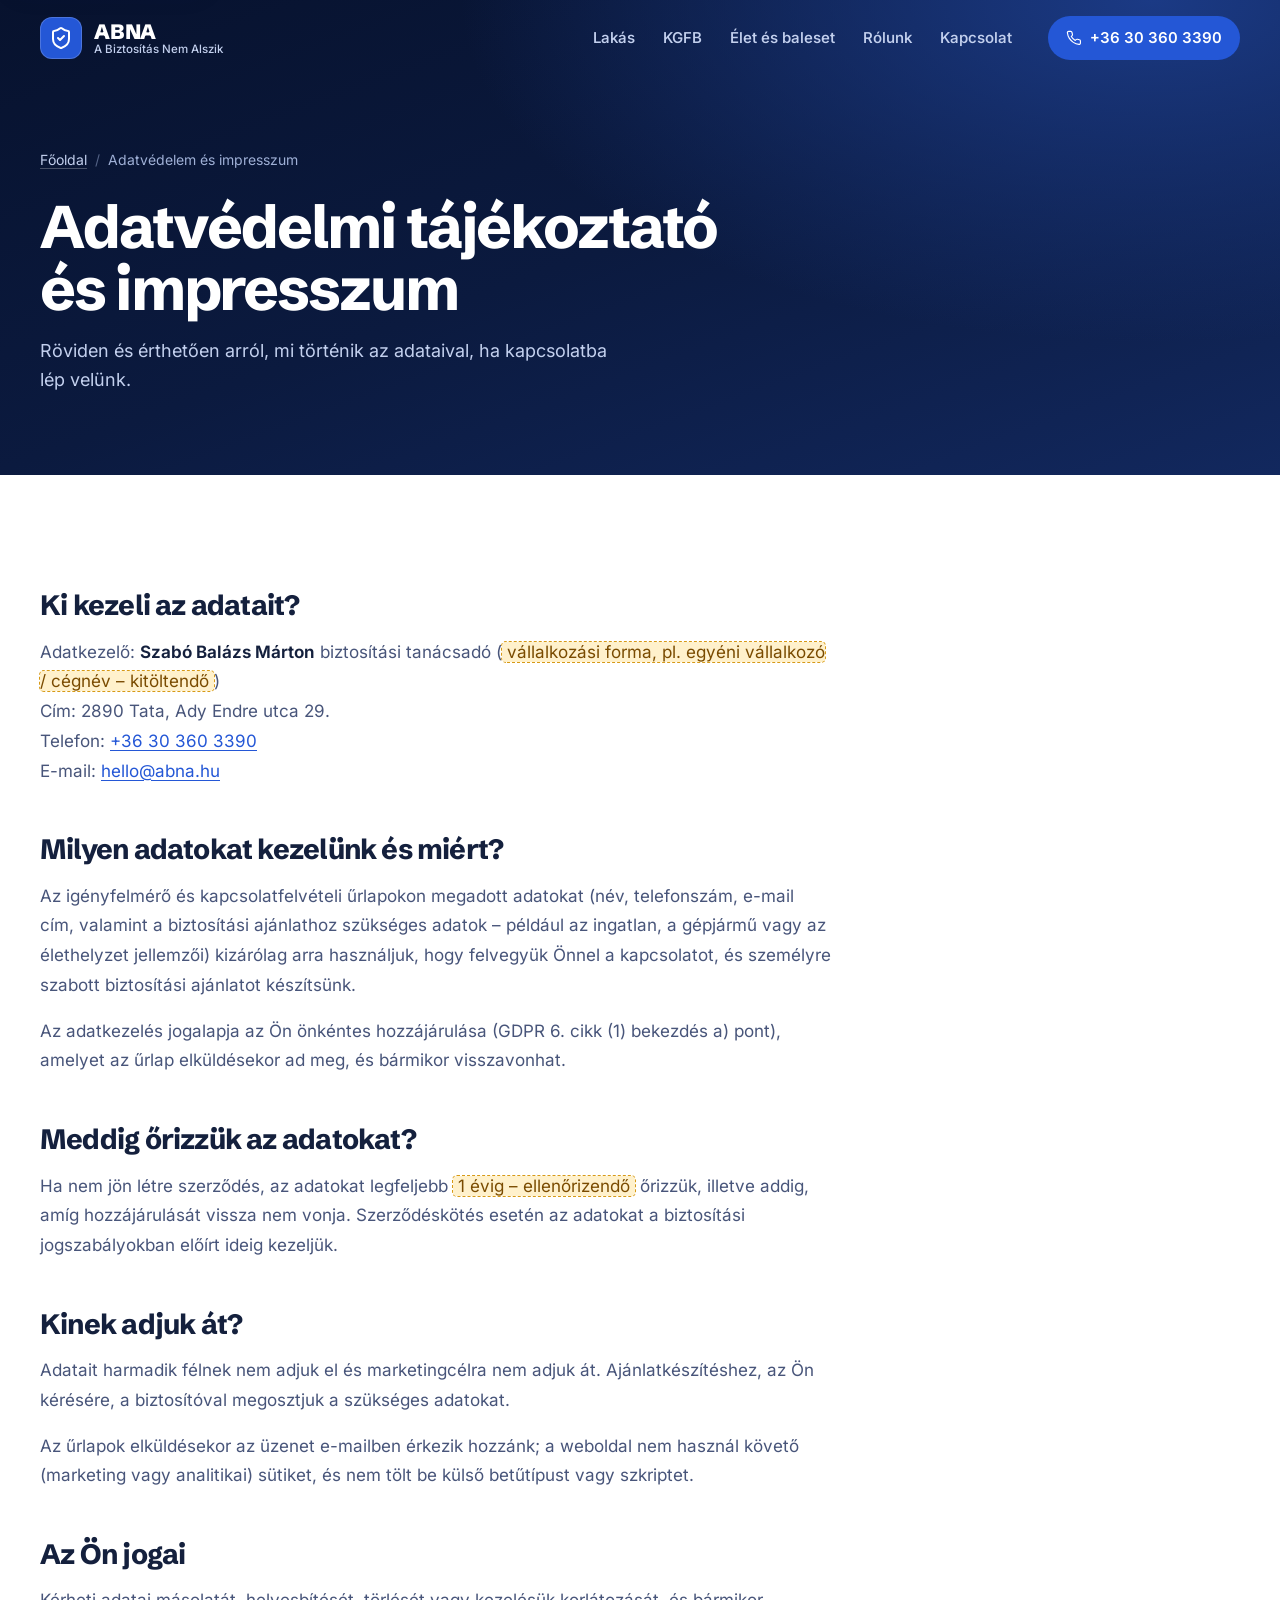
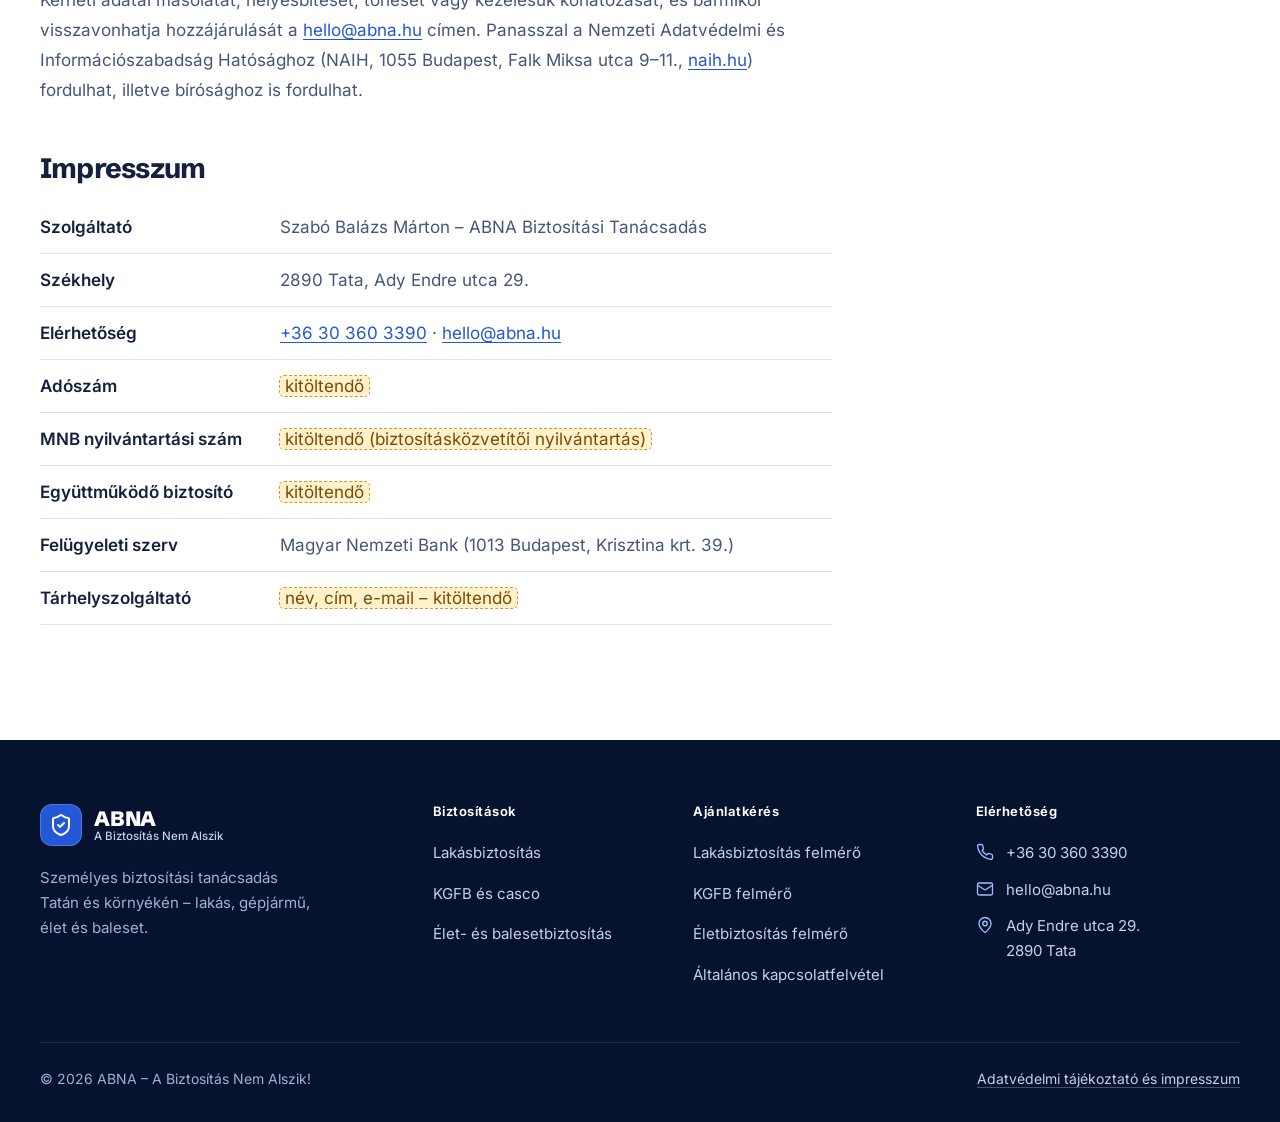
<file: adatvedelem.html>
<!DOCTYPE html>
<html lang="hu">
<head>
  <meta charset="UTF-8" />
  <meta name="viewport" content="width=device-width, initial-scale=1" />
  <title>Adatvédelmi tájékoztató és impresszum – ABNA Biztosítási Tanácsadás</title>
  <meta name="description" content="Az abna.hu weboldal adatvédelmi tájékoztatója és impresszuma: ki kezeli az űrlapokon megadott adatokat, milyen célból és meddig." />
  <link rel="canonical" href="https://abna.hu/adatvedelem.html" />
  <meta name="theme-color" content="#0b1a3f" />

  <meta property="og:type" content="website" />
  <meta property="og:site_name" content="ABNA – A Biztosítás Nem Alszik!" />
  <meta property="og:locale" content="hu_HU" />
  <meta property="og:url" content="https://abna.hu/adatvedelem.html" />
  <meta property="og:title" content="Adatvédelmi tájékoztató és impresszum – ABNA Biztosítási Tanácsadás" />
  <meta property="og:description" content="Az abna.hu weboldal adatvédelmi tájékoztatója és impresszuma: ki kezeli az űrlapokon megadott adatokat, milyen célból és meddig." />
  <meta property="og:image" content="https://abna.hu/img/og-image.jpg" />
  <meta property="og:image:width" content="1200" />
  <meta property="og:image:height" content="630" />
  <meta name="twitter:card" content="summary_large_image" />

  <link rel="icon" href="img/favicon.svg" type="image/svg+xml" />
  <link rel="apple-touch-icon" href="img/apple-touch-icon.png" />
  <link rel="preload" href="fonts/schibsted-grotesk-latin.woff2" as="font" type="font/woff2" crossorigin />
  <link rel="preload" href="fonts/inter-latin.woff2" as="font" type="font/woff2" crossorigin />
  <link rel="stylesheet" href="css/style.css" />
  <script>document.documentElement.classList.add('js');</script>
</head>
<body>

  <a class="skip-link" href="#main-content">Ugrás a tartalomra</a>

  <header class="navbar" data-navbar>
    <nav class="navbar-inner" aria-label="Főnavigáció">
      <a href="index.html" class="logo" aria-label="ABNA – főoldal">
        <span class="logo-mark" aria-hidden="true"><svg class="icon" aria-hidden="true"><use href="img/icons.svg#i-shield-check"></use></svg></span>
        <span class="logo-text">
          <span class="logo-name">ABNA</span>
          <span class="logo-sub">A Biztosítás Nem Alszik</span>
        </span>
      </a>

      <ul class="nav-links">
          <li><a href="lakas.html" class="nav-link">Lakás</a></li>
          <li><a href="kgfb.html" class="nav-link">KGFB</a></li>
          <li><a href="elet.html" class="nav-link">Élet és baleset</a></li>
          <li><a href="index.html#rolunk" class="nav-link">Rólunk</a></li>
          <li><a href="felmero.html" class="nav-link">Kapcsolat</a></li>
      </ul>

      <a href="tel:+36303603390" class="nav-cta"><svg class="icon" aria-hidden="true"><use href="img/icons.svg#i-phone"></use></svg><span>+36 30 360 3390</span></a>

      <button class="nav-toggle" type="button" aria-expanded="false" aria-controls="mobile-menu" aria-label="Menü megnyitása">
        <span class="nav-toggle-bar"></span><span class="nav-toggle-bar"></span>
      </button>
    </nav>

    <div class="mobile-menu" id="mobile-menu" hidden>
      <a href="lakas.html" class="mobile-link"><svg class="icon" aria-hidden="true"><use href="img/icons.svg#i-house"></use></svg><span>Lakásbiztosítás</span></a>
      <a href="kgfb.html" class="mobile-link"><svg class="icon" aria-hidden="true"><use href="img/icons.svg#i-car"></use></svg><span>KGFB és casco</span></a>
      <a href="elet.html" class="mobile-link"><svg class="icon" aria-hidden="true"><use href="img/icons.svg#i-heart-pulse"></use></svg><span>Élet- és balesetbiztosítás</span></a>
      <a href="index.html#rolunk" class="mobile-link"><svg class="icon" aria-hidden="true"><use href="img/icons.svg#i-user"></use></svg><span>Rólunk</span></a>
      <a href="felmero.html" class="mobile-link"><svg class="icon" aria-hidden="true"><use href="img/icons.svg#i-mail"></use></svg><span>Kapcsolat és ajánlatkérés</span></a>
      <a href="tel:+36303603390" class="btn btn-primary btn-block"><svg class="icon" aria-hidden="true"><use href="img/icons.svg#i-phone"></use></svg>Hívás: +36 30 360 3390</a>
    </div>
  </header>

  <main id="main-content">

    <section class="page-hero page-hero-compact">
      <div class="container">
        <div class="page-hero-inner">
          <nav class="breadcrumb" aria-label="Útvonal">
            <a href="index.html">Főoldal</a>
            <span class="sep" aria-hidden="true">/</span>
            <span aria-current="page">Adatvédelem és impresszum</span>
          </nav>
          <h1>Adatvédelmi tájékoztató és impresszum</h1>
          <p class="page-hero-lead">
            Röviden és érthetően arról, mi történik az adataival, ha kapcsolatba lép velünk.
          </p>
        </div>
      </div>
    </section>

    <section class="section">
      <div class="container">
        <article class="prose">

          <h2>Ki kezeli az adatait?</h2>
          <p>
            Adatkezelő: <strong>Szabó Balázs Márton</strong> biztosítási tanácsadó
            (<mark class="todo">vállalkozási forma, pl. egyéni vállalkozó / cégnév – kitöltendő</mark>)<br>
            Cím: 2890 Tata, Ady Endre utca 29.<br>
            Telefon: <a href="tel:+36303603390">+36 30 360 3390</a><br>
            E-mail: <a href="mailto:hello@abna.hu">hello@abna.hu</a>
          </p>

          <h2>Milyen adatokat kezelünk és miért?</h2>
          <p>
            Az igényfelmérő és kapcsolatfelvételi űrlapokon megadott adatokat (név, telefonszám,
            e-mail cím, valamint a biztosítási ajánlathoz szükséges adatok – például az ingatlan,
            a gépjármű vagy az élethelyzet jellemzői) kizárólag arra használjuk, hogy felvegyük
            Önnel a kapcsolatot, és személyre szabott biztosítási ajánlatot készítsünk.
          </p>
          <p>
            Az adatkezelés jogalapja az Ön önkéntes hozzájárulása (GDPR 6. cikk (1) bekezdés a) pont),
            amelyet az űrlap elküldésekor ad meg, és bármikor visszavonhat.
          </p>

          <h2>Meddig őrizzük az adatokat?</h2>
          <p>
            Ha nem jön létre szerződés, az adatokat legfeljebb <mark class="todo">1 évig – ellenőrizendő</mark>
            őrizzük, illetve addig, amíg hozzájárulását vissza nem vonja. Szerződéskötés esetén az adatokat
            a biztosítási jogszabályokban előírt ideig kezeljük.
          </p>

          <h2>Kinek adjuk át?</h2>
          <p>
            Adatait harmadik félnek nem adjuk el és marketingcélra nem adjuk át. Ajánlatkészítéshez,
            az Ön kérésére, a biztosítóval megosztjuk a szükséges adatokat.
          </p>
          <p>
            Az űrlapok elküldésekor az üzenet e-mailben érkezik hozzánk; a weboldal nem használ
            követő (marketing vagy analitikai) sütiket, és nem tölt be külső betűtípust vagy szkriptet.
          </p>

          <h2>Az Ön jogai</h2>
          <p>
            Kérheti adatai másolatát, helyesbítését, törlését vagy kezelésük korlátozását, és
            bármikor visszavonhatja hozzájárulását a <a href="mailto:hello@abna.hu">hello@abna.hu</a> címen.
            Panasszal a Nemzeti Adatvédelmi és Információszabadság Hatósághoz (NAIH, 1055 Budapest,
            Falk Miksa utca 9–11., <a href="https://naih.hu" rel="noopener" target="_blank">naih.hu</a>)
            fordulhat, illetve bírósághoz is fordulhat.
          </p>

          <h2 id="impresszum">Impresszum</h2>
          <dl class="facts-list">
            <div><dt>Szolgáltató</dt><dd>Szabó Balázs Márton – ABNA Biztosítási Tanácsadás</dd></div>
            <div><dt>Székhely</dt><dd>2890 Tata, Ady Endre utca 29.</dd></div>
            <div><dt>Elérhetőség</dt><dd><a href="tel:+36303603390">+36 30 360 3390</a> · <a href="mailto:hello@abna.hu">hello@abna.hu</a></dd></div>
            <div><dt>Adószám</dt><dd><mark class="todo">kitöltendő</mark></dd></div>
            <div><dt>MNB nyilvántartási szám</dt><dd><mark class="todo">kitöltendő (biztosításközvetítői nyilvántartás)</mark></dd></div>
            <div><dt>Együttműködő biztosító</dt><dd><mark class="todo">kitöltendő</mark></dd></div>
            <div><dt>Felügyeleti szerv</dt><dd>Magyar Nemzeti Bank (1013 Budapest, Krisztina krt. 39.)</dd></div>
            <div><dt>Tárhelyszolgáltató</dt><dd><mark class="todo">név, cím, e-mail – kitöltendő</mark></dd></div>
          </dl>

        </article>
      </div>
    </section>

  </main>

  <footer class="footer">
    <div class="container">
      <div class="footer-top">
        <div class="footer-brand">
          <a href="index.html" class="logo" aria-label="ABNA – főoldal">
        <span class="logo-mark" aria-hidden="true"><svg class="icon" aria-hidden="true"><use href="img/icons.svg#i-shield-check"></use></svg></span>
        <span class="logo-text">
          <span class="logo-name">ABNA</span>
          <span class="logo-sub">A Biztosítás Nem Alszik</span>
        </span>
      </a>
          <p class="footer-tagline">Személyes biztosítási tanácsadás Tatán és környékén – lakás, gépjármű, élet és baleset.</p>
        </div>

        <div class="footer-col">
          <h2 class="footer-title">Biztosítások</h2>
          <ul class="footer-links">
            <li><a href="lakas.html">Lakásbiztosítás</a></li>
            <li><a href="kgfb.html">KGFB és casco</a></li>
            <li><a href="elet.html">Élet- és balesetbiztosítás</a></li>
          </ul>
        </div>

        <div class="footer-col">
          <h2 class="footer-title">Ajánlatkérés</h2>
          <ul class="footer-links">
            <li><a href="felmero-lakas.html">Lakásbiztosítás felmérő</a></li>
            <li><a href="felmero-kgfb.html">KGFB felmérő</a></li>
            <li><a href="felmero-elet.html">Életbiztosítás felmérő</a></li>
            <li><a href="felmero.html">Általános kapcsolatfelvétel</a></li>
          </ul>
        </div>

        <div class="footer-col">
          <h2 class="footer-title">Elérhetőség</h2>
          <address class="footer-contact">
            <a href="tel:+36303603390"><svg class="icon" aria-hidden="true"><use href="img/icons.svg#i-phone"></use></svg>+36 30 360 3390</a>
            <a href="mailto:hello@abna.hu"><svg class="icon" aria-hidden="true"><use href="img/icons.svg#i-mail"></use></svg>hello@abna.hu</a>
            <span><svg class="icon" aria-hidden="true"><use href="img/icons.svg#i-map-pin"></use></svg>Ady Endre utca 29.<br>2890 Tata</span>
          </address>
        </div>
      </div>

      <div class="footer-bottom">
        <p>&copy; <span data-year>2026</span> ABNA – A Biztosítás Nem Alszik!</p>
        <a href="adatvedelem.html">Adatvédelmi tájékoztató és impresszum</a>
      </div>
    </div>
  </footer>

  <script src="js/main.js" defer></script>
</body>
</html>
</file>
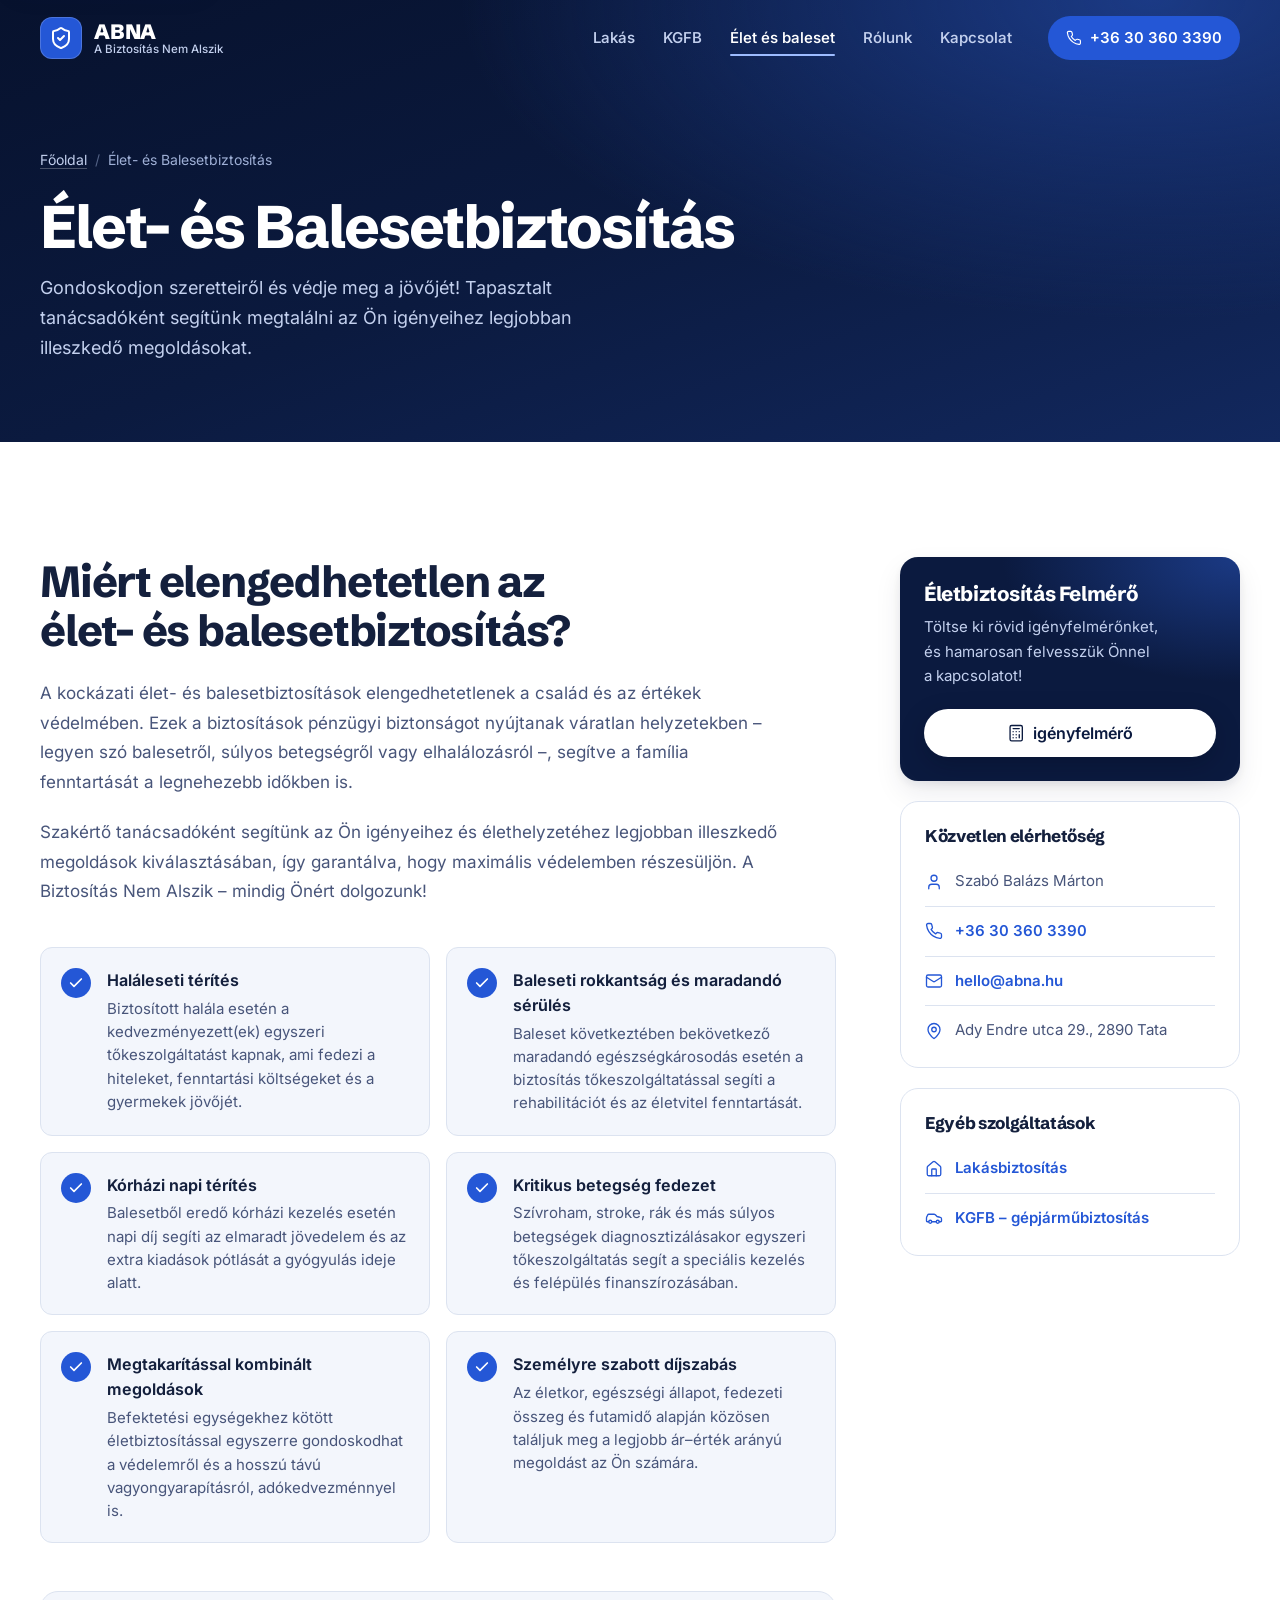
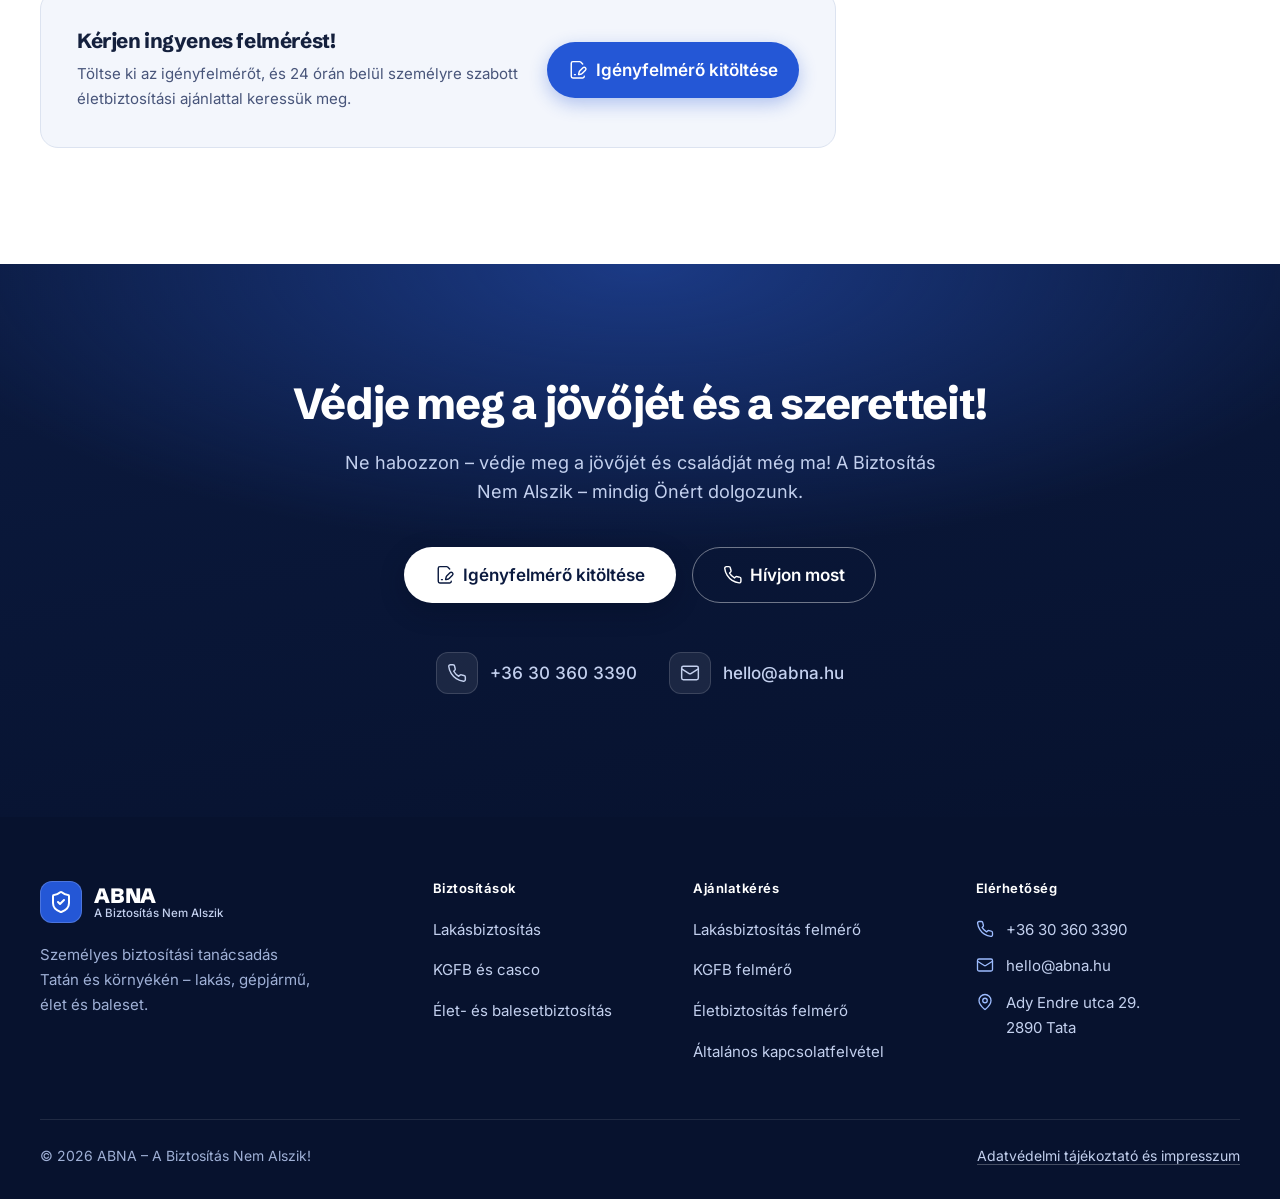
<file: elet.html>
<!DOCTYPE html>
<html lang="hu">
<head>
  <meta charset="UTF-8" />
  <meta name="viewport" content="width=device-width, initial-scale=1" />
  <title>Élet- és Balesetbiztosítás – ABNA Biztosítási Tanácsadás | Tata</title>
  <meta name="description" content="Kockázati élet- és balesetbiztosítás személyre szabottan Tatán. Védje meg családja pénzügyi biztonságát. Ingyenes felmérő – hívjon most!" />
  <link rel="canonical" href="https://abna.hu/elet.html" />
  <meta name="theme-color" content="#0b1a3f" />

  <meta property="og:type" content="website" />
  <meta property="og:site_name" content="ABNA – A Biztosítás Nem Alszik!" />
  <meta property="og:locale" content="hu_HU" />
  <meta property="og:url" content="https://abna.hu/elet.html" />
  <meta property="og:title" content="Élet- és Balesetbiztosítás – ABNA Biztosítási Tanácsadás" />
  <meta property="og:description" content="Kockázati élet- és balesetbiztosítás személyre szabottan. Védje meg családja jövőjét." />
  <meta property="og:image" content="https://abna.hu/img/og-image.jpg" />
  <meta property="og:image:width" content="1200" />
  <meta property="og:image:height" content="630" />
  <meta name="twitter:card" content="summary_large_image" />

  <link rel="icon" href="img/favicon.svg" type="image/svg+xml" />
  <link rel="apple-touch-icon" href="img/apple-touch-icon.png" />
  <link rel="preload" href="fonts/schibsted-grotesk-latin.woff2" as="font" type="font/woff2" crossorigin />
  <link rel="preload" href="fonts/inter-latin.woff2" as="font" type="font/woff2" crossorigin />
  <link rel="stylesheet" href="css/style.css" />
  <script>document.documentElement.classList.add('js');</script>
</head>
<body>

  <a class="skip-link" href="#main-content">Ugrás a tartalomra</a>

  <header class="navbar" data-navbar>
    <nav class="navbar-inner" aria-label="Főnavigáció">
      <a href="index.html" class="logo" aria-label="ABNA – főoldal">
        <span class="logo-mark" aria-hidden="true"><svg class="icon" aria-hidden="true"><use href="img/icons.svg#i-shield-check"></use></svg></span>
        <span class="logo-text">
          <span class="logo-name">ABNA</span>
          <span class="logo-sub">A Biztosítás Nem Alszik</span>
        </span>
      </a>

      <ul class="nav-links">
          <li><a href="lakas.html" class="nav-link">Lakás</a></li>
          <li><a href="kgfb.html" class="nav-link">KGFB</a></li>
          <li><a href="elet.html" class="nav-link" aria-current="page">Élet és baleset</a></li>
          <li><a href="index.html#rolunk" class="nav-link">Rólunk</a></li>
          <li><a href="felmero.html" class="nav-link">Kapcsolat</a></li>
      </ul>

      <a href="tel:+36303603390" class="nav-cta"><svg class="icon" aria-hidden="true"><use href="img/icons.svg#i-phone"></use></svg><span>+36 30 360 3390</span></a>

      <button class="nav-toggle" type="button" aria-expanded="false" aria-controls="mobile-menu" aria-label="Menü megnyitása">
        <span class="nav-toggle-bar"></span><span class="nav-toggle-bar"></span>
      </button>
    </nav>

    <div class="mobile-menu" id="mobile-menu" hidden>
      <a href="lakas.html" class="mobile-link"><svg class="icon" aria-hidden="true"><use href="img/icons.svg#i-house"></use></svg><span>Lakásbiztosítás</span></a>
      <a href="kgfb.html" class="mobile-link"><svg class="icon" aria-hidden="true"><use href="img/icons.svg#i-car"></use></svg><span>KGFB és casco</span></a>
      <a href="elet.html" class="mobile-link" aria-current="page"><svg class="icon" aria-hidden="true"><use href="img/icons.svg#i-heart-pulse"></use></svg><span>Élet- és balesetbiztosítás</span></a>
      <a href="index.html#rolunk" class="mobile-link"><svg class="icon" aria-hidden="true"><use href="img/icons.svg#i-user"></use></svg><span>Rólunk</span></a>
      <a href="felmero.html" class="mobile-link"><svg class="icon" aria-hidden="true"><use href="img/icons.svg#i-mail"></use></svg><span>Kapcsolat és ajánlatkérés</span></a>
      <a href="tel:+36303603390" class="btn btn-primary btn-block"><svg class="icon" aria-hidden="true"><use href="img/icons.svg#i-phone"></use></svg>Hívás: +36 30 360 3390</a>
    </div>
  </header>

  <main id="main-content">

    <!-- ============================================================
         PAGE HERO
         ============================================================ -->
    <section class="page-hero">
      <div class="container">
        <div class="page-hero-inner">

          <nav class="breadcrumb" aria-label="Útvonal">
            <a href="index.html">Főoldal</a>
            <span class="sep" aria-hidden="true">/</span>
            <span aria-current="page">Élet- és Balesetbiztosítás</span>
          </nav>

          <h1>Élet- és Balesetbiztosítás</h1>
          <p class="page-hero-lead">
            Gondoskodjon szeretteiről és védje meg a jövőjét! Tapasztalt tanácsadóként
            segítünk megtalálni az Ön igényeihez legjobban illeszkedő megoldásokat.
          </p>

        </div>
      </div>
    </section>


    <!-- ============================================================
         MAIN CONTENT + SIDEBAR
         ============================================================ -->
    <section class="section">
      <div class="container">
        <div class="subpage-grid">

          <!-- Main -->
          <article class="subpage-main">

            <h2 class="reveal">Miért elengedhetetlen az élet- és balesetbiztosítás?</h2>
            <p class="reveal" style="--d:1">
              A kockázati élet- és balesetbiztosítások elengedhetetlenek a család és
              az értékek védelmében. Ezek a biztosítások pénzügyi biztonságot nyújtanak
              váratlan helyzetekben – legyen szó balesetről, súlyos betegségről vagy
              elhalálozásról –, segítve a família fenntartását a legnehezebb időkben is.
            </p>
            <p class="reveal" style="--d:1">
              Szakértő tanácsadóként segítünk az Ön igényeihez és élethelyzetéhez legjobban
              illeszkedő megoldások kiválasztásában, így garantálva, hogy maximális
              védelemben részesüljön. A Biztosítás Nem Alszik – mindig Önért dolgozunk!
            </p>

            <div class="benefits-list" role="list">

              <div class="benefit-item reveal" role="listitem">
                <div class="benefit-check" aria-hidden="true"><svg class="icon" aria-hidden="true"><use href="img/icons.svg#i-check"></use></svg></div>
                <div class="benefit-body">
                  <strong>Haláleseti térítés</strong>
                  <span>Biztosított halála esetén a kedvezményezett(ek) egyszeri tőkeszolgáltatást kapnak, ami fedezi a hiteleket, fenntartási költségeket és a gyermekek jövőjét.</span>
                </div>
              </div>

              <div class="benefit-item reveal" style="--d:1" role="listitem">
                <div class="benefit-check" aria-hidden="true"><svg class="icon" aria-hidden="true"><use href="img/icons.svg#i-check"></use></svg></div>
                <div class="benefit-body">
                  <strong>Baleseti rokkantság és maradandó sérülés</strong>
                  <span>Baleset következtében bekövetkező maradandó egészségkárosodás esetén a biztosítás tőkeszolgáltatással segíti a rehabilitációt és az életvitel fenntartását.</span>
                </div>
              </div>

              <div class="benefit-item reveal" style="--d:2" role="listitem">
                <div class="benefit-check" aria-hidden="true"><svg class="icon" aria-hidden="true"><use href="img/icons.svg#i-check"></use></svg></div>
                <div class="benefit-body">
                  <strong>Kórházi napi térítés</strong>
                  <span>Balesetből eredő kórházi kezelés esetén napi díj segíti az elmaradt jövedelem és az extra kiadások pótlását a gyógyulás ideje alatt.</span>
                </div>
              </div>

              <div class="benefit-item reveal" style="--d:2" role="listitem">
                <div class="benefit-check" aria-hidden="true"><svg class="icon" aria-hidden="true"><use href="img/icons.svg#i-check"></use></svg></div>
                <div class="benefit-body">
                  <strong>Kritikus betegség fedezet</strong>
                  <span>Szívroham, stroke, rák és más súlyos betegségek diagnosztizálásakor egyszeri tőkeszolgáltatás segít a speciális kezelés és felépülés finanszírozásában.</span>
                </div>
              </div>

              <div class="benefit-item reveal" style="--d:3" role="listitem">
                <div class="benefit-check" aria-hidden="true"><svg class="icon" aria-hidden="true"><use href="img/icons.svg#i-check"></use></svg></div>
                <div class="benefit-body">
                  <strong>Megtakarítással kombinált megoldások</strong>
                  <span>Befektetési egységekhez kötött életbiztosítással egyszerre gondoskodhat a védelemről és a hosszú távú vagyongyarapításról, adókedvezménnyel is.</span>
                </div>
              </div>

              <div class="benefit-item reveal" style="--d:3" role="listitem">
                <div class="benefit-check" aria-hidden="true"><svg class="icon" aria-hidden="true"><use href="img/icons.svg#i-check"></use></svg></div>
                <div class="benefit-body">
                  <strong>Személyre szabott díjszabás</strong>
                  <span>Az életkor, egészségi állapot, fedezeti összeg és futamidő alapján közösen találjuk meg a legjobb ár–érték arányú megoldást az Ön számára.</span>
                </div>
              </div>

            </div>

            <!-- Bottom CTA strip -->
            <div class="subpage-cta-strip reveal">
              <div class="subpage-cta-strip-text">
                <h3>Kérjen ingyenes felmérést!</h3>
                <p>Töltse ki az igényfelmérőt, és 24 órán belül személyre szabott életbiztosítási ajánlattal keressük meg.</p>
              </div>
              <a href="felmero-elet.html" class="btn btn-primary btn-lg">
                <svg class="icon" aria-hidden="true"><use href="img/icons.svg#i-file-pen-line"></use></svg>
                Igényfelmérő kitöltése
              </a>
            </div>

          </article>

          <!-- Sidebar -->
          <aside class="subpage-sidebar" aria-label="Kapcsolat és ajánlat">

            <div class="sidebar-card sidebar-card-cta reveal">
              <h3>Életbiztosítás Felmérő</h3>
              <p>Töltse ki rövid igényfelmérőnket, és hamarosan felvesszük Önnel a kapcsolatot!</p>
              <a href="felmero-elet.html" class="btn btn-white">
                <svg class="icon" aria-hidden="true"><use href="img/icons.svg#i-calculator"></use></svg>
                igényfelmérő
              </a>
            </div>

            <div class="sidebar-card reveal" style="--d:1">
              <h4>Közvetlen elérhetőség</h4>
              <div class="sidebar-contact-row">
                <svg class="icon" aria-hidden="true"><use href="img/icons.svg#i-user"></use></svg>
                <span>Szabó Balázs Márton</span>
              </div>
              <div class="sidebar-contact-row">
                <svg class="icon" aria-hidden="true"><use href="img/icons.svg#i-phone"></use></svg>
                <a href="tel:+36303603390">+36 30 360 3390</a>
              </div>
              <div class="sidebar-contact-row">
                <svg class="icon" aria-hidden="true"><use href="img/icons.svg#i-mail"></use></svg>
                <a href="mailto:hello@abna.hu">hello@abna.hu</a>
              </div>
              <div class="sidebar-contact-row">
                <svg class="icon" aria-hidden="true"><use href="img/icons.svg#i-map-pin"></use></svg>
                <span>Ady Endre utca 29., 2890 Tata</span>
              </div>
            </div>

            <div class="sidebar-card reveal" style="--d:2">
              <h4>Egyéb szolgáltatások</h4>
              <div class="sidebar-contact-row">
                <svg class="icon" aria-hidden="true"><use href="img/icons.svg#i-house"></use></svg>
                <a href="lakas.html">Lakásbiztosítás</a>
              </div>
              <div class="sidebar-contact-row">
                <svg class="icon" aria-hidden="true"><use href="img/icons.svg#i-car"></use></svg>
                <a href="kgfb.html">KGFB – gépjármű­biztosítás</a>
              </div>
            </div>

          </aside>
        </div>
      </div>
    </section>


    <!-- ============================================================
         CTA SECTION
         ============================================================ -->
    <section class="cta-section" aria-labelledby="elet-cta-heading">
      <div class="container">
        <div class="cta-inner">
          <h2 id="elet-cta-heading" class="reveal" style="--d:1">Védje meg a jövőjét és a szeretteit!</h2>
          <p class="reveal" style="--d:2">
            Ne habozzon – védje meg a jövőjét és családját még ma!
            A Biztosítás Nem Alszik – mindig Önért dolgozunk.
          </p>
          <div class="cta-buttons reveal" style="--d:3">
            <a href="felmero-elet.html" class="btn btn-white btn-lg">
              <svg class="icon" aria-hidden="true"><use href="img/icons.svg#i-file-pen-line"></use></svg>
              Igényfelmérő kitöltése
            </a>
            <a href="tel:+36303603390" class="btn btn-secondary btn-lg">
              <svg class="icon" aria-hidden="true"><use href="img/icons.svg#i-phone"></use></svg>
              Hívjon most
            </a>
          </div>
          <ul class="cta-contacts reveal">
            <li><a href="tel:+36303603390"><svg class="icon" aria-hidden="true"><use href="img/icons.svg#i-phone"></use></svg>+36 30 360 3390</a></li>
            <li><a href="mailto:hello@abna.hu"><svg class="icon" aria-hidden="true"><use href="img/icons.svg#i-mail"></use></svg>hello@abna.hu</a></li>
          </ul>
        </div>
      </div>
    </section>

  </main>

  <footer class="footer">
    <div class="container">
      <div class="footer-top">
        <div class="footer-brand">
          <a href="index.html" class="logo" aria-label="ABNA – főoldal">
        <span class="logo-mark" aria-hidden="true"><svg class="icon" aria-hidden="true"><use href="img/icons.svg#i-shield-check"></use></svg></span>
        <span class="logo-text">
          <span class="logo-name">ABNA</span>
          <span class="logo-sub">A Biztosítás Nem Alszik</span>
        </span>
      </a>
          <p class="footer-tagline">Személyes biztosítási tanácsadás Tatán és környékén – lakás, gépjármű, élet és baleset.</p>
        </div>

        <div class="footer-col">
          <h2 class="footer-title">Biztosítások</h2>
          <ul class="footer-links">
            <li><a href="lakas.html">Lakásbiztosítás</a></li>
            <li><a href="kgfb.html">KGFB és casco</a></li>
            <li><a href="elet.html">Élet- és balesetbiztosítás</a></li>
          </ul>
        </div>

        <div class="footer-col">
          <h2 class="footer-title">Ajánlatkérés</h2>
          <ul class="footer-links">
            <li><a href="felmero-lakas.html">Lakásbiztosítás felmérő</a></li>
            <li><a href="felmero-kgfb.html">KGFB felmérő</a></li>
            <li><a href="felmero-elet.html">Életbiztosítás felmérő</a></li>
            <li><a href="felmero.html">Általános kapcsolatfelvétel</a></li>
          </ul>
        </div>

        <div class="footer-col">
          <h2 class="footer-title">Elérhetőség</h2>
          <address class="footer-contact">
            <a href="tel:+36303603390"><svg class="icon" aria-hidden="true"><use href="img/icons.svg#i-phone"></use></svg>+36 30 360 3390</a>
            <a href="mailto:hello@abna.hu"><svg class="icon" aria-hidden="true"><use href="img/icons.svg#i-mail"></use></svg>hello@abna.hu</a>
            <span><svg class="icon" aria-hidden="true"><use href="img/icons.svg#i-map-pin"></use></svg>Ady Endre utca 29.<br>2890 Tata</span>
          </address>
        </div>
      </div>

      <div class="footer-bottom">
        <p>&copy; <span data-year>2026</span> ABNA – A Biztosítás Nem Alszik!</p>
        <a href="adatvedelem.html">Adatvédelmi tájékoztató és impresszum</a>
      </div>
    </div>
  </footer>

  <script src="js/main.js" defer></script>
</body>
</html>
</file>
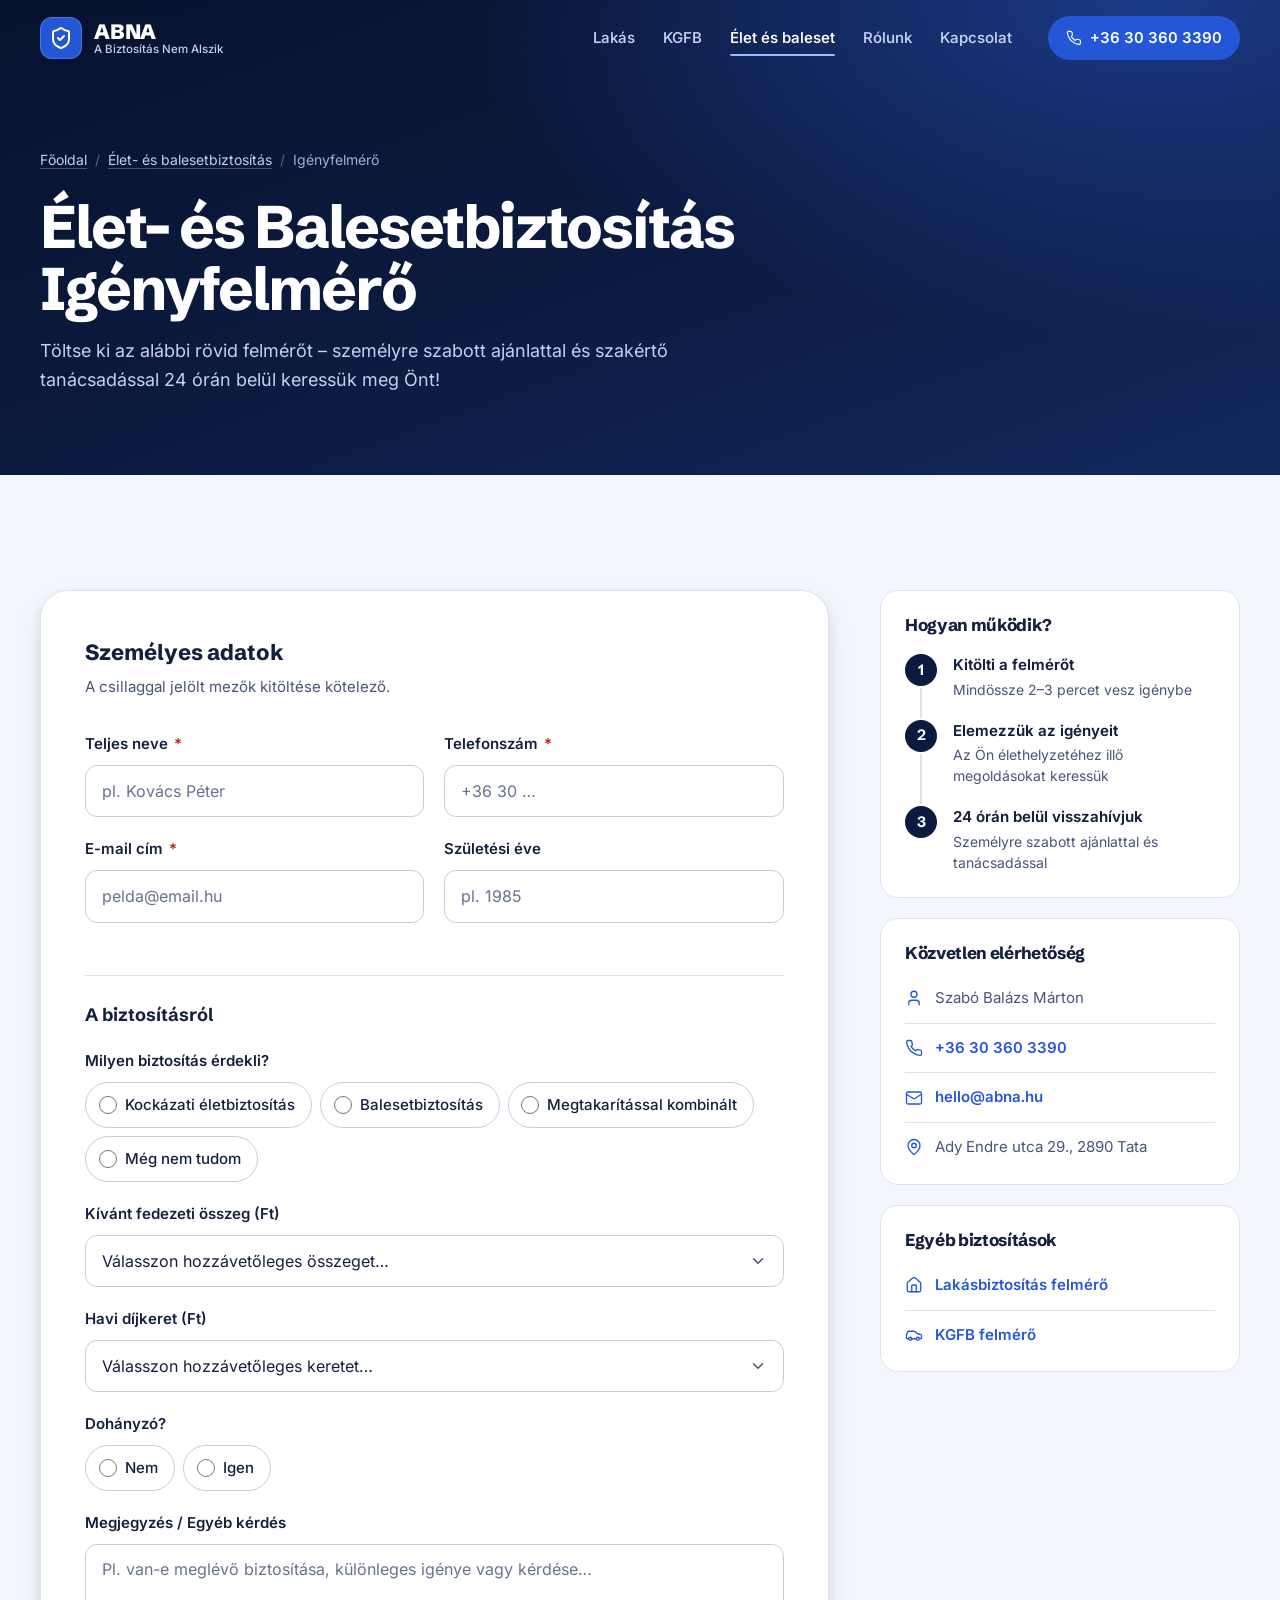
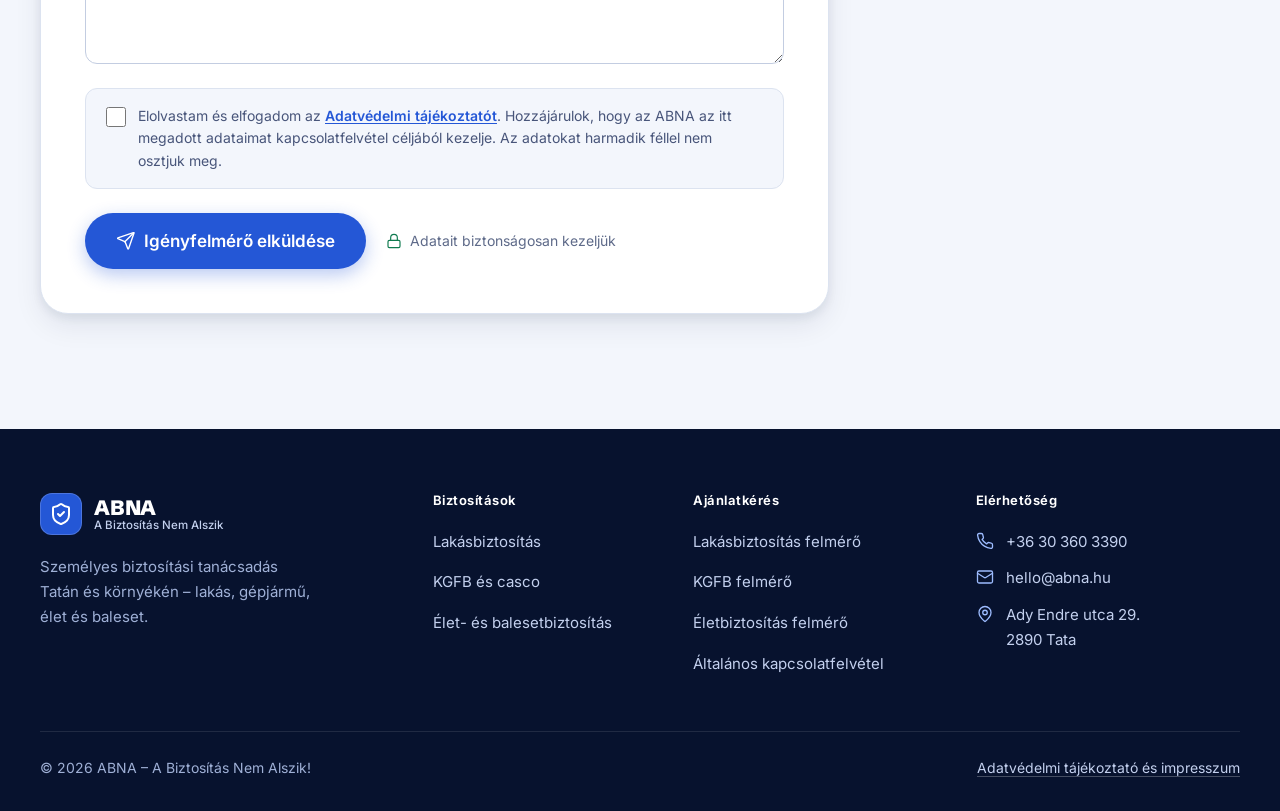
<file: felmero-elet.html>
<!DOCTYPE html>
<html lang="hu">
<head>
  <meta charset="UTF-8" />
  <meta name="viewport" content="width=device-width, initial-scale=1" />
  <title>Életbiztosítás Igényfelmérő – ABNA | Tata</title>
  <meta name="description" content="Töltse ki rövid igényfelmérőnket és személyre szabott élet- és balesetbiztosítási ajánlatot küldünk Önnek 24 órán belül." />
  <link rel="canonical" href="https://abna.hu/felmero-elet.html" />
  <meta name="theme-color" content="#0b1a3f" />

  <meta property="og:type" content="website" />
  <meta property="og:site_name" content="ABNA – A Biztosítás Nem Alszik!" />
  <meta property="og:locale" content="hu_HU" />
  <meta property="og:url" content="https://abna.hu/felmero-elet.html" />
  <meta property="og:title" content="Életbiztosítás Igényfelmérő – ABNA | Tata" />
  <meta property="og:description" content="Töltse ki rövid igényfelmérőnket és személyre szabott élet- és balesetbiztosítási ajánlatot küldünk Önnek 24 órán belül." />
  <meta property="og:image" content="https://abna.hu/img/og-image.jpg" />
  <meta property="og:image:width" content="1200" />
  <meta property="og:image:height" content="630" />
  <meta name="twitter:card" content="summary_large_image" />

  <link rel="icon" href="img/favicon.svg" type="image/svg+xml" />
  <link rel="apple-touch-icon" href="img/apple-touch-icon.png" />
  <link rel="preload" href="fonts/schibsted-grotesk-latin.woff2" as="font" type="font/woff2" crossorigin />
  <link rel="preload" href="fonts/inter-latin.woff2" as="font" type="font/woff2" crossorigin />
  <link rel="stylesheet" href="css/style.css" />
  <script>document.documentElement.classList.add('js');</script>
</head>
<body>

  <a class="skip-link" href="#main-content">Ugrás a tartalomra</a>

  <header class="navbar" data-navbar>
    <nav class="navbar-inner" aria-label="Főnavigáció">
      <a href="index.html" class="logo" aria-label="ABNA – főoldal">
        <span class="logo-mark" aria-hidden="true"><svg class="icon" aria-hidden="true"><use href="img/icons.svg#i-shield-check"></use></svg></span>
        <span class="logo-text">
          <span class="logo-name">ABNA</span>
          <span class="logo-sub">A Biztosítás Nem Alszik</span>
        </span>
      </a>

      <ul class="nav-links">
          <li><a href="lakas.html" class="nav-link">Lakás</a></li>
          <li><a href="kgfb.html" class="nav-link">KGFB</a></li>
          <li><a href="elet.html" class="nav-link" aria-current="page">Élet és baleset</a></li>
          <li><a href="index.html#rolunk" class="nav-link">Rólunk</a></li>
          <li><a href="felmero.html" class="nav-link">Kapcsolat</a></li>
      </ul>

      <a href="tel:+36303603390" class="nav-cta"><svg class="icon" aria-hidden="true"><use href="img/icons.svg#i-phone"></use></svg><span>+36 30 360 3390</span></a>

      <button class="nav-toggle" type="button" aria-expanded="false" aria-controls="mobile-menu" aria-label="Menü megnyitása">
        <span class="nav-toggle-bar"></span><span class="nav-toggle-bar"></span>
      </button>
    </nav>

    <div class="mobile-menu" id="mobile-menu" hidden>
      <a href="lakas.html" class="mobile-link"><svg class="icon" aria-hidden="true"><use href="img/icons.svg#i-house"></use></svg><span>Lakásbiztosítás</span></a>
      <a href="kgfb.html" class="mobile-link"><svg class="icon" aria-hidden="true"><use href="img/icons.svg#i-car"></use></svg><span>KGFB és casco</span></a>
      <a href="elet.html" class="mobile-link" aria-current="page"><svg class="icon" aria-hidden="true"><use href="img/icons.svg#i-heart-pulse"></use></svg><span>Élet- és balesetbiztosítás</span></a>
      <a href="index.html#rolunk" class="mobile-link"><svg class="icon" aria-hidden="true"><use href="img/icons.svg#i-user"></use></svg><span>Rólunk</span></a>
      <a href="felmero.html" class="mobile-link"><svg class="icon" aria-hidden="true"><use href="img/icons.svg#i-mail"></use></svg><span>Kapcsolat és ajánlatkérés</span></a>
      <a href="tel:+36303603390" class="btn btn-primary btn-block"><svg class="icon" aria-hidden="true"><use href="img/icons.svg#i-phone"></use></svg>Hívás: +36 30 360 3390</a>
    </div>
  </header>

  <main id="main-content">

    <!-- PAGE HERO -->
    <section class="page-hero" aria-label="Életbiztosítás igényfelmérő">
      <div class="container">
        <div class="page-hero-inner">
          <nav class="breadcrumb" aria-label="Útvonal">
            <a href="index.html">Főoldal</a>
            <span class="sep" aria-hidden="true">/</span>
            <a href="elet.html">Élet- és balesetbiztosítás</a>
            <span class="sep" aria-hidden="true">/</span>
            <span aria-current="page">Igényfelmérő</span>
          </nav>
          <h1>Élet- és Balesetbiztosítás Igényfelmérő</h1>
          <p class="page-hero-lead">
            Töltse ki az alábbi rövid felmérőt – személyre szabott ajánlattal és
            szakértő tanácsadással 24 órán belül keressük meg Önt!
          </p>
        </div>
      </div>
    </section>

    <!-- FORM + SIDEBAR -->
    <section class="section section-alt">
      <div class="container">
        <div class="form-page-grid">

          <!-- FORM CARD -->
          <div class="form-card reveal">

            <div class="form-success" role="status" tabindex="-1" hidden>
              <div class="form-success-icon" aria-hidden="true">
                <svg class="icon" aria-hidden="true"><use href="img/icons.svg#i-check"></use></svg>
              </div>
              <h2 class="form-success-title">Köszönjük az érdeklődést!</h2>
              <p data-success-text>Hamarosan felvesszük Önnel a kapcsolatot. Ha sürgős, hívjon minket közvetlenül!</p>
              <a href="tel:+36303603390" class="btn btn-primary">
                <svg class="icon" aria-hidden="true"><use href="img/icons.svg#i-phone"></use></svg>
                +36 30 360 3390
              </a>
            </div>

            <form
              class="abna-form"
              data-subject="Életbiztosítás igényfelmérő – ABNA"
              novalidate
              aria-label="Életbiztosítás igényfelmérő"
            >
              <p class="form-card-title">Személyes adatok</p>
              <p class="form-card-sub">A csillaggal jelölt mezők kitöltése kötelező.</p>

              <div class="form-row">
                <div class="form-group">
                  <label class="form-label" for="nev">Teljes neve <span class="req" aria-hidden="true">*</span></label>
                  <input class="form-input" type="text" id="nev" name="Teljes neve" placeholder="pl. Kovács Péter" required autocomplete="name" />
                </div>
                <div class="form-group">
                  <label class="form-label" for="telefon">Telefonszám <span class="req" aria-hidden="true">*</span></label>
                  <input class="form-input" type="tel" id="telefon" name="Telefonszám" placeholder="+36 30 …" required autocomplete="tel" />
                </div>
              </div>

              <div class="form-row">
                <div class="form-group">
                  <label class="form-label" for="email">E-mail cím <span class="req" aria-hidden="true">*</span></label>
                  <input class="form-input" type="email" id="email" name="E-mail" placeholder="pelda@email.hu" required autocomplete="email" />
                </div>
                <div class="form-group">
                  <label class="form-label" for="szulev">Születési éve</label>
                  <input class="form-input" type="number" id="szulev" name="Születési év" placeholder="pl. 1985" min="1930" max="2008" />
                </div>
              </div>

              <div class="form-divider" aria-hidden="true"></div>
              <p class="form-section-title">A biztosításról</p>

              <fieldset class="form-group">
                <legend class="form-label">Milyen biztosítás érdekli?</legend>
                <div class="radio-group">
                  <label class="radio-option">
                    <input type="radio" name="Biztosítás típusa" value="Kockázati életbiztosítás" />
                    <span>Kockázati életbiztosítás</span>
                  </label>
                  <label class="radio-option">
                    <input type="radio" name="Biztosítás típusa" value="Balesetbiztosítás" />
                    <span>Balesetbiztosítás</span>
                  </label>
                  <label class="radio-option">
                    <input type="radio" name="Biztosítás típusa" value="Megtakarítással kombinált" />
                    <span>Megtakarítással kombinált</span>
                  </label>
                  <label class="radio-option">
                    <input type="radio" name="Biztosítás típusa" value="Még nem tudom" />
                    <span>Még nem tudom</span>
                  </label>
                </div>
              </fieldset>

              <div class="form-group">
                <label class="form-label" for="fedezet">Kívánt fedezeti összeg (Ft)</label>
                <select class="form-select" id="fedezet" name="Kívánt fedezeti összeg">
                  <option value="" disabled selected>Válasszon hozzávetőleges összeget…</option>
                  <option value="5 000 000 Ft alatt">5 000 000 Ft alatt</option>
                  <option value="5 000 000 – 10 000 000 Ft">5 000 000 – 10 000 000 Ft</option>
                  <option value="10 000 000 – 20 000 000 Ft">10 000 000 – 20 000 000 Ft</option>
                  <option value="20 000 000 – 50 000 000 Ft">20 000 000 – 50 000 000 Ft</option>
                  <option value="50 000 000 Ft felett">50 000 000 Ft felett</option>
                  <option value="Tanácsadót kérek">Kérem a tanácsadó javaslatát</option>
                </select>
              </div>

              <div class="form-group">
                <label class="form-label" for="havi_dij">Havi díjkeret (Ft)</label>
                <select class="form-select" id="havi_dij" name="Havi díjkeret">
                  <option value="" disabled selected>Válasszon hozzávetőleges keretet…</option>
                  <option value="5 000 Ft alatt">5 000 Ft alatt</option>
                  <option value="5 000 – 10 000 Ft">5 000 – 10 000 Ft</option>
                  <option value="10 000 – 20 000 Ft">10 000 – 20 000 Ft</option>
                  <option value="20 000 – 50 000 Ft">20 000 – 50 000 Ft</option>
                  <option value="50 000 Ft felett">50 000 Ft felett</option>
                  <option value="Tanácsadót kérek">Kérem a tanácsadó javaslatát</option>
                </select>
              </div>

              <fieldset class="form-group">
                <legend class="form-label">Dohányzó?</legend>
                <div class="radio-group">
                  <label class="radio-option">
                    <input type="radio" name="Dohányzó" value="Nem" />
                    <span>Nem</span>
                  </label>
                  <label class="radio-option">
                    <input type="radio" name="Dohányzó" value="Igen" />
                    <span>Igen</span>
                  </label>
                </div>
              </fieldset>

              <div class="form-group">
                <label class="form-label" for="megjegyzes">Megjegyzés / Egyéb kérdés</label>
                <textarea class="form-textarea" id="megjegyzes" name="Megjegyzés" placeholder="Pl. van-e meglévő biztosítása, különleges igénye vagy kérdése…"></textarea>
              </div>

              <div class="form-consent">
                <input type="checkbox" id="consent" name="consent" required />
                <label class="form-consent-text" for="consent">
                  Elolvastam és elfogadom az <a href="adatvedelem.html" target="_blank">Adatvédelmi tájékoztatót</a>.
                  Hozzájárulok, hogy az ABNA az itt megadott adataimat kapcsolatfelvétel
                  céljából kezelje. Az adatokat harmadik féllel nem osztjuk meg.
                </label>
              </div>

              <p class="form-status" role="alert" hidden></p>

              <div class="form-submit-row">
                <button type="submit" class="btn btn-primary btn-lg">
                  <svg class="icon" aria-hidden="true"><use href="img/icons.svg#i-send"></use></svg>
                  Igényfelmérő elküldése
                </button>
                <span class="form-note">
                  <svg class="icon" aria-hidden="true"><use href="img/icons.svg#i-lock"></use></svg>
                  Adatait biztonságosan kezeljük
                </span>
              </div>

            </form>
          </div>

          <!-- SIDEBAR -->
          <aside class="subpage-sidebar" aria-label="Menetlépések és elérhetőség">

            <div class="form-info-card reveal" style="--d:1">
              <h4>Hogyan működik?</h4>
              <div class="form-info-step">
                <div class="form-step-num" aria-hidden="true">1</div>
                <div class="form-step-text">
                  <strong>Kitölti a felmérőt</strong>
                  <span>Mindössze 2–3 percet vesz igénybe</span>
                </div>
              </div>
              <div class="form-info-step">
                <div class="form-step-num" aria-hidden="true">2</div>
                <div class="form-step-text">
                  <strong>Elemezzük az igényeit</strong>
                  <span>Az Ön élethelyzetéhez illő megoldásokat keressük</span>
                </div>
              </div>
              <div class="form-info-step">
                <div class="form-step-num" aria-hidden="true">3</div>
                <div class="form-step-text">
                  <strong>24 órán belül visszahívjuk</strong>
                  <span>Személyre szabott ajánlattal és tanácsadással</span>
                </div>
              </div>
            </div>

            <div class="sidebar-card reveal" style="--d:2">
              <h4>Közvetlen elérhetőség</h4>
              <div class="sidebar-contact-row">
                <svg class="icon" aria-hidden="true"><use href="img/icons.svg#i-user"></use></svg>
                <span>Szabó Balázs Márton</span>
              </div>
              <div class="sidebar-contact-row">
                <svg class="icon" aria-hidden="true"><use href="img/icons.svg#i-phone"></use></svg>
                <a href="tel:+36303603390">+36 30 360 3390</a>
              </div>
              <div class="sidebar-contact-row">
                <svg class="icon" aria-hidden="true"><use href="img/icons.svg#i-mail"></use></svg>
                <a href="mailto:hello@abna.hu">hello@abna.hu</a>
              </div>
              <div class="sidebar-contact-row">
                <svg class="icon" aria-hidden="true"><use href="img/icons.svg#i-map-pin"></use></svg>
                <span>Ady Endre utca 29., 2890 Tata</span>
              </div>
            </div>

            <div class="sidebar-card reveal" style="--d:3">
              <h4>Egyéb biztosítások</h4>
              <div class="sidebar-contact-row">
                <svg class="icon" aria-hidden="true"><use href="img/icons.svg#i-house"></use></svg>
                <a href="felmero-lakas.html">Lakásbiztosítás felmérő</a>
              </div>
              <div class="sidebar-contact-row">
                <svg class="icon" aria-hidden="true"><use href="img/icons.svg#i-car"></use></svg>
                <a href="felmero-kgfb.html">KGFB felmérő</a>
              </div>
            </div>

          </aside>
        </div>
      </div>
    </section>

  </main>

  <footer class="footer">
    <div class="container">
      <div class="footer-top">
        <div class="footer-brand">
          <a href="index.html" class="logo" aria-label="ABNA – főoldal">
        <span class="logo-mark" aria-hidden="true"><svg class="icon" aria-hidden="true"><use href="img/icons.svg#i-shield-check"></use></svg></span>
        <span class="logo-text">
          <span class="logo-name">ABNA</span>
          <span class="logo-sub">A Biztosítás Nem Alszik</span>
        </span>
      </a>
          <p class="footer-tagline">Személyes biztosítási tanácsadás Tatán és környékén – lakás, gépjármű, élet és baleset.</p>
        </div>

        <div class="footer-col">
          <h2 class="footer-title">Biztosítások</h2>
          <ul class="footer-links">
            <li><a href="lakas.html">Lakásbiztosítás</a></li>
            <li><a href="kgfb.html">KGFB és casco</a></li>
            <li><a href="elet.html">Élet- és balesetbiztosítás</a></li>
          </ul>
        </div>

        <div class="footer-col">
          <h2 class="footer-title">Ajánlatkérés</h2>
          <ul class="footer-links">
            <li><a href="felmero-lakas.html">Lakásbiztosítás felmérő</a></li>
            <li><a href="felmero-kgfb.html">KGFB felmérő</a></li>
            <li><a href="felmero-elet.html">Életbiztosítás felmérő</a></li>
            <li><a href="felmero.html">Általános kapcsolatfelvétel</a></li>
          </ul>
        </div>

        <div class="footer-col">
          <h2 class="footer-title">Elérhetőség</h2>
          <address class="footer-contact">
            <a href="tel:+36303603390"><svg class="icon" aria-hidden="true"><use href="img/icons.svg#i-phone"></use></svg>+36 30 360 3390</a>
            <a href="mailto:hello@abna.hu"><svg class="icon" aria-hidden="true"><use href="img/icons.svg#i-mail"></use></svg>hello@abna.hu</a>
            <span><svg class="icon" aria-hidden="true"><use href="img/icons.svg#i-map-pin"></use></svg>Ady Endre utca 29.<br>2890 Tata</span>
          </address>
        </div>
      </div>

      <div class="footer-bottom">
        <p>&copy; <span data-year>2026</span> ABNA – A Biztosítás Nem Alszik!</p>
        <a href="adatvedelem.html">Adatvédelmi tájékoztató és impresszum</a>
      </div>
    </div>
  </footer>

  <script src="js/main.js" defer></script>
</body>
</html>
</file>
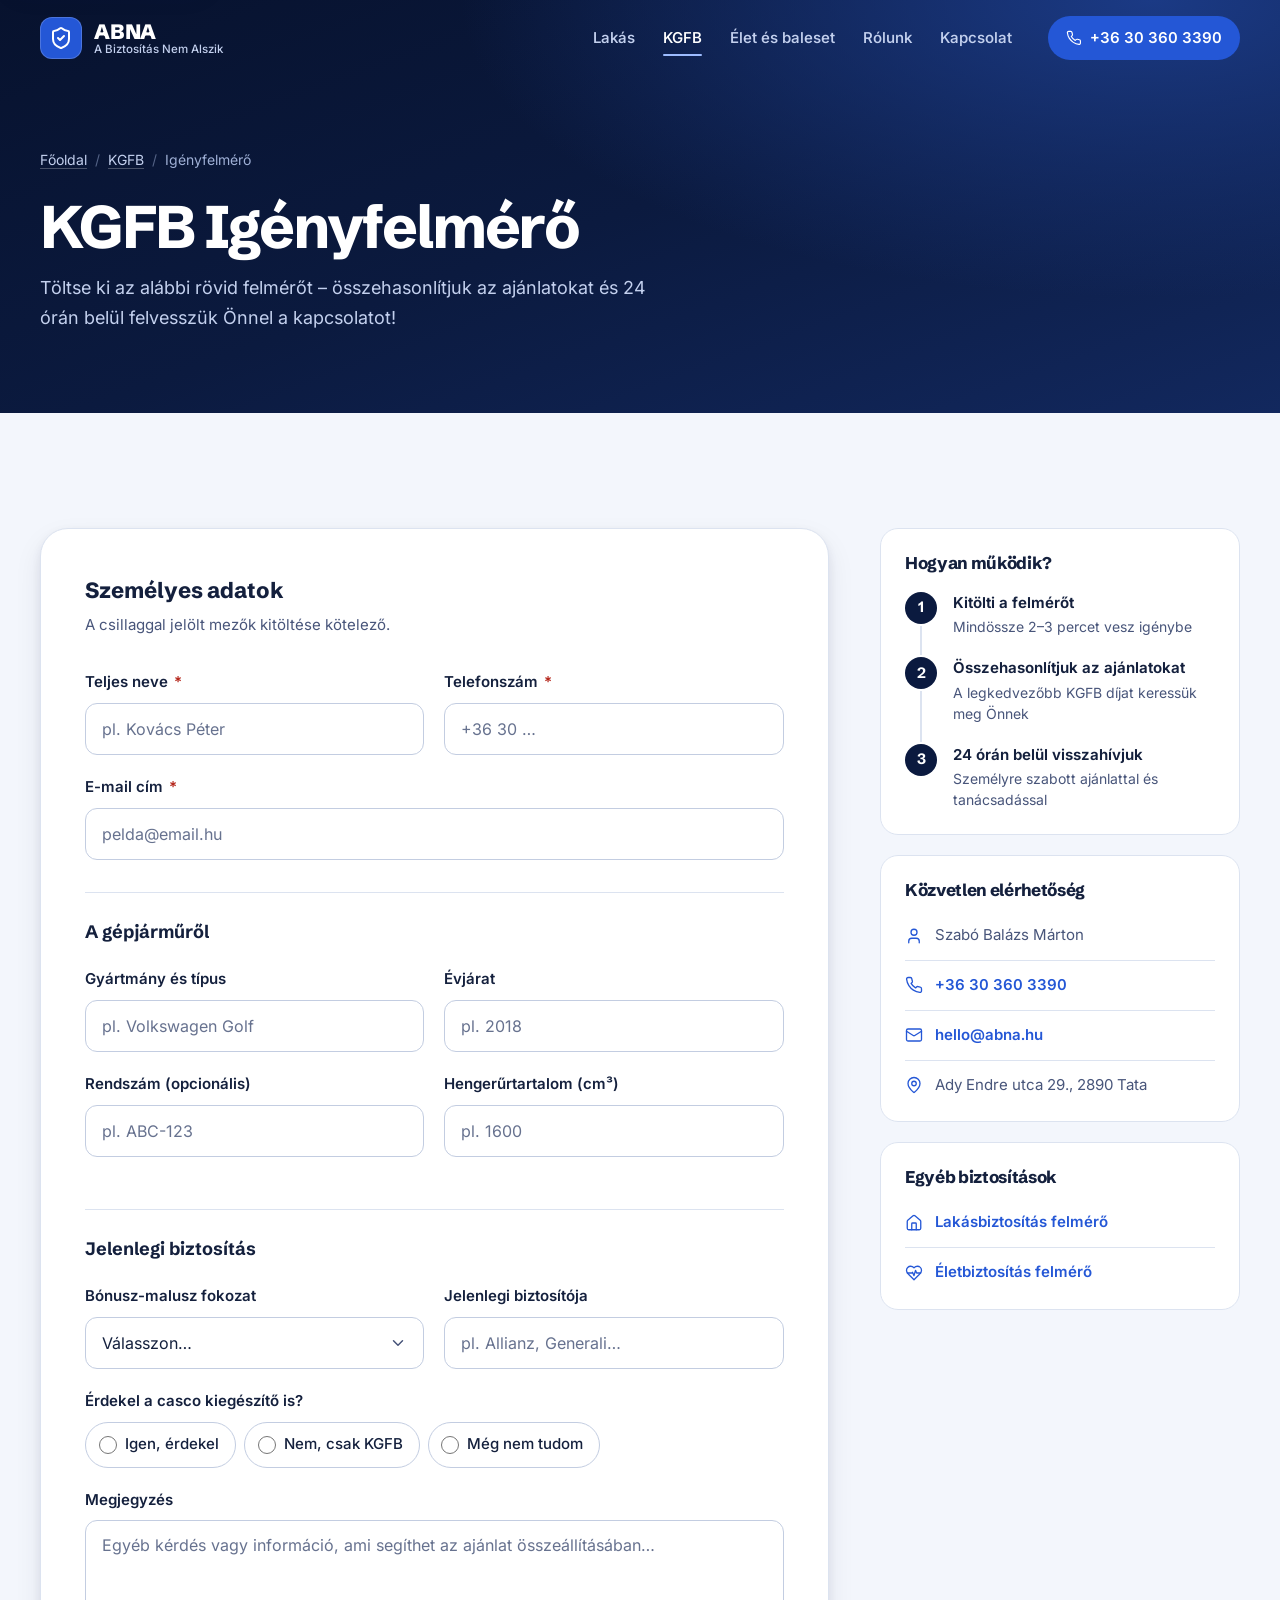
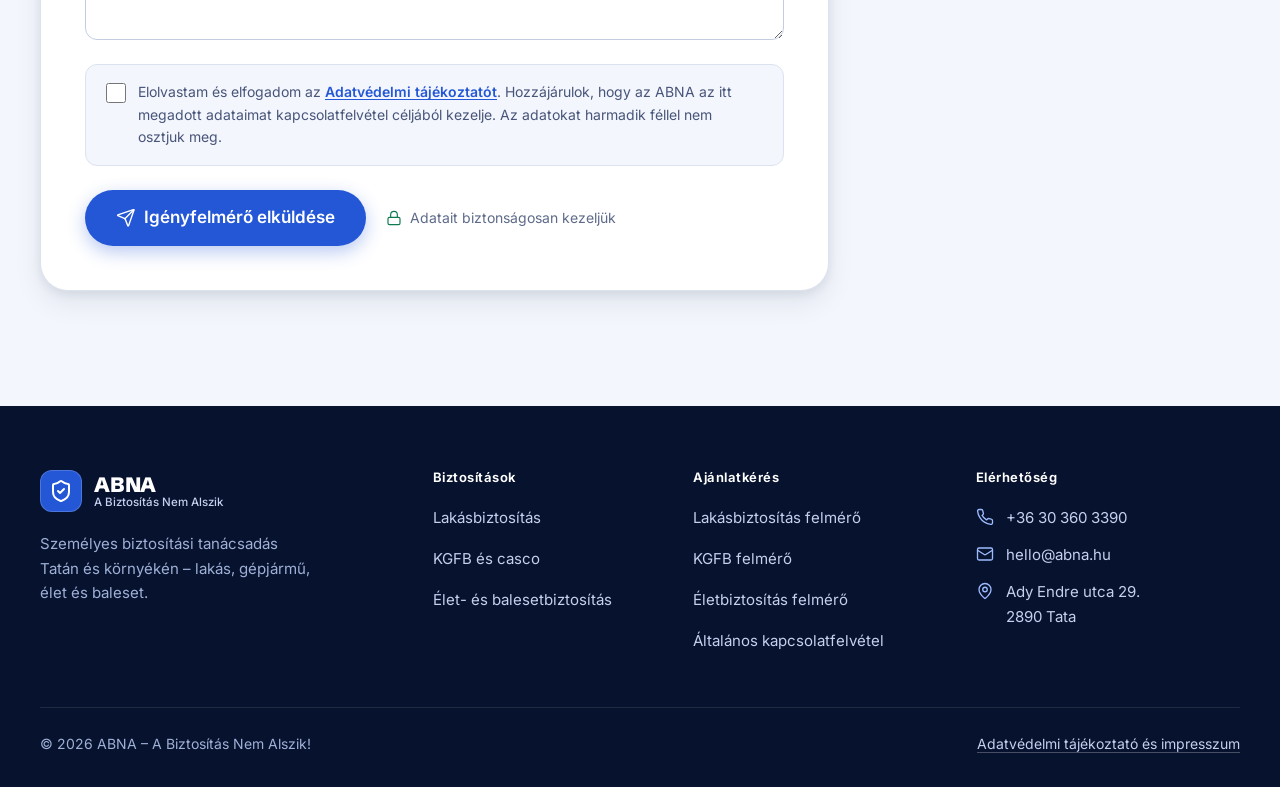
<file: felmero-kgfb.html>
<!DOCTYPE html>
<html lang="hu">
<head>
  <meta charset="UTF-8" />
  <meta name="viewport" content="width=device-width, initial-scale=1" />
  <title>KGFB Igényfelmérő – ABNA | Tata</title>
  <meta name="description" content="Töltse ki rövid igényfelmérőnket és személyre szabott KGFB ajánlatot küldünk Önnek 24 órán belül." />
  <link rel="canonical" href="https://abna.hu/felmero-kgfb.html" />
  <meta name="theme-color" content="#0b1a3f" />

  <meta property="og:type" content="website" />
  <meta property="og:site_name" content="ABNA – A Biztosítás Nem Alszik!" />
  <meta property="og:locale" content="hu_HU" />
  <meta property="og:url" content="https://abna.hu/felmero-kgfb.html" />
  <meta property="og:title" content="KGFB Igényfelmérő – ABNA | Tata" />
  <meta property="og:description" content="Töltse ki rövid igényfelmérőnket és személyre szabott KGFB ajánlatot küldünk Önnek 24 órán belül." />
  <meta property="og:image" content="https://abna.hu/img/og-image.jpg" />
  <meta property="og:image:width" content="1200" />
  <meta property="og:image:height" content="630" />
  <meta name="twitter:card" content="summary_large_image" />

  <link rel="icon" href="img/favicon.svg" type="image/svg+xml" />
  <link rel="apple-touch-icon" href="img/apple-touch-icon.png" />
  <link rel="preload" href="fonts/schibsted-grotesk-latin.woff2" as="font" type="font/woff2" crossorigin />
  <link rel="preload" href="fonts/inter-latin.woff2" as="font" type="font/woff2" crossorigin />
  <link rel="stylesheet" href="css/style.css" />
  <script>document.documentElement.classList.add('js');</script>
</head>
<body>

  <a class="skip-link" href="#main-content">Ugrás a tartalomra</a>

  <header class="navbar" data-navbar>
    <nav class="navbar-inner" aria-label="Főnavigáció">
      <a href="index.html" class="logo" aria-label="ABNA – főoldal">
        <span class="logo-mark" aria-hidden="true"><svg class="icon" aria-hidden="true"><use href="img/icons.svg#i-shield-check"></use></svg></span>
        <span class="logo-text">
          <span class="logo-name">ABNA</span>
          <span class="logo-sub">A Biztosítás Nem Alszik</span>
        </span>
      </a>

      <ul class="nav-links">
          <li><a href="lakas.html" class="nav-link">Lakás</a></li>
          <li><a href="kgfb.html" class="nav-link" aria-current="page">KGFB</a></li>
          <li><a href="elet.html" class="nav-link">Élet és baleset</a></li>
          <li><a href="index.html#rolunk" class="nav-link">Rólunk</a></li>
          <li><a href="felmero.html" class="nav-link">Kapcsolat</a></li>
      </ul>

      <a href="tel:+36303603390" class="nav-cta"><svg class="icon" aria-hidden="true"><use href="img/icons.svg#i-phone"></use></svg><span>+36 30 360 3390</span></a>

      <button class="nav-toggle" type="button" aria-expanded="false" aria-controls="mobile-menu" aria-label="Menü megnyitása">
        <span class="nav-toggle-bar"></span><span class="nav-toggle-bar"></span>
      </button>
    </nav>

    <div class="mobile-menu" id="mobile-menu" hidden>
      <a href="lakas.html" class="mobile-link"><svg class="icon" aria-hidden="true"><use href="img/icons.svg#i-house"></use></svg><span>Lakásbiztosítás</span></a>
      <a href="kgfb.html" class="mobile-link" aria-current="page"><svg class="icon" aria-hidden="true"><use href="img/icons.svg#i-car"></use></svg><span>KGFB és casco</span></a>
      <a href="elet.html" class="mobile-link"><svg class="icon" aria-hidden="true"><use href="img/icons.svg#i-heart-pulse"></use></svg><span>Élet- és balesetbiztosítás</span></a>
      <a href="index.html#rolunk" class="mobile-link"><svg class="icon" aria-hidden="true"><use href="img/icons.svg#i-user"></use></svg><span>Rólunk</span></a>
      <a href="felmero.html" class="mobile-link"><svg class="icon" aria-hidden="true"><use href="img/icons.svg#i-mail"></use></svg><span>Kapcsolat és ajánlatkérés</span></a>
      <a href="tel:+36303603390" class="btn btn-primary btn-block"><svg class="icon" aria-hidden="true"><use href="img/icons.svg#i-phone"></use></svg>Hívás: +36 30 360 3390</a>
    </div>
  </header>

  <main id="main-content">

    <!-- PAGE HERO -->
    <section class="page-hero" aria-label="KGFB igényfelmérő">
      <div class="container">
        <div class="page-hero-inner">
          <nav class="breadcrumb" aria-label="Útvonal">
            <a href="index.html">Főoldal</a>
            <span class="sep" aria-hidden="true">/</span>
            <a href="kgfb.html">KGFB</a>
            <span class="sep" aria-hidden="true">/</span>
            <span aria-current="page">Igényfelmérő</span>
          </nav>
          <h1>KGFB Igényfelmérő</h1>
          <p class="page-hero-lead">
            Töltse ki az alábbi rövid felmérőt – összehasonlítjuk az ajánlatokat és
            24 órán belül felvesszük Önnel a kapcsolatot!
          </p>
        </div>
      </div>
    </section>

    <!-- FORM + SIDEBAR -->
    <section class="section section-alt">
      <div class="container">
        <div class="form-page-grid">

          <!-- FORM CARD -->
          <div class="form-card reveal">

            <div class="form-success" role="status" tabindex="-1" hidden>
              <div class="form-success-icon" aria-hidden="true">
                <svg class="icon" aria-hidden="true"><use href="img/icons.svg#i-check"></use></svg>
              </div>
              <h2 class="form-success-title">Köszönjük az érdeklődést!</h2>
              <p data-success-text>Hamarosan felvesszük Önnel a kapcsolatot. Ha sürgős, hívjon minket közvetlenül!</p>
              <a href="tel:+36303603390" class="btn btn-primary">
                <svg class="icon" aria-hidden="true"><use href="img/icons.svg#i-phone"></use></svg>
                +36 30 360 3390
              </a>
            </div>

            <form
              class="abna-form"
              data-subject="KGFB igényfelmérő – ABNA"
              novalidate
              aria-label="KGFB igényfelmérő"
            >
              <p class="form-card-title">Személyes adatok</p>
              <p class="form-card-sub">A csillaggal jelölt mezők kitöltése kötelező.</p>

              <div class="form-row">
                <div class="form-group">
                  <label class="form-label" for="nev">Teljes neve <span class="req" aria-hidden="true">*</span></label>
                  <input class="form-input" type="text" id="nev" name="Teljes neve" placeholder="pl. Kovács Péter" required autocomplete="name" />
                </div>
                <div class="form-group">
                  <label class="form-label" for="telefon">Telefonszám <span class="req" aria-hidden="true">*</span></label>
                  <input class="form-input" type="tel" id="telefon" name="Telefonszám" placeholder="+36 30 …" required autocomplete="tel" />
                </div>
              </div>

              <div class="form-group">
                <label class="form-label" for="email">E-mail cím <span class="req" aria-hidden="true">*</span></label>
                <input class="form-input" type="email" id="email" name="E-mail" placeholder="pelda@email.hu" required autocomplete="email" />
              </div>

              <div class="form-divider" aria-hidden="true"></div>
              <p class="form-section-title">A gépjárműről</p>

              <div class="form-row">
                <div class="form-group">
                  <label class="form-label" for="gyartmany">Gyártmány és típus</label>
                  <input class="form-input" type="text" id="gyartmany" name="Gépjármű gyártmány és típus" placeholder="pl. Volkswagen Golf" />
                </div>
                <div class="form-group">
                  <label class="form-label" for="evjarat">Évjárat</label>
                  <input class="form-input" type="number" id="evjarat" name="Gépjármű évjárata" placeholder="pl. 2018" min="1950" max="2026" />
                </div>
              </div>

              <div class="form-row">
                <div class="form-group">
                  <label class="form-label" for="rendszam">Rendszám (opcionális)</label>
                  <input class="form-input" type="text" id="rendszam" name="Rendszám" placeholder="pl. ABC-123" />
                </div>
                <div class="form-group">
                  <label class="form-label" for="hengerur">Hengerűrtartalom (cm³)</label>
                  <input class="form-input" type="number" id="hengerur" name="Hengerűrtartalom (cm³)" placeholder="pl. 1600" min="50" max="10000" />
                </div>
              </div>

              <div class="form-divider" aria-hidden="true"></div>
              <p class="form-section-title">Jelenlegi biztosítás</p>

              <div class="form-row">
                <div class="form-group">
                  <label class="form-label" for="bonus">Bónusz-malusz fokozat</label>
                  <select class="form-select" id="bonus" name="Bónusz-malusz fokozat">
                    <option value="" disabled selected>Válasszon…</option>
                    <optgroup label="Bónusz (kedvezmény)">
                      <option value="B10">B10 – 55% kedvezmény</option>
                      <option value="B9">B9 – 50% kedvezmény</option>
                      <option value="B8">B8 – 45% kedvezmény</option>
                      <option value="B7">B7 – 40% kedvezmény</option>
                      <option value="B6">B6 – 35% kedvezmény</option>
                      <option value="B5">B5 – 30% kedvezmény</option>
                      <option value="B4">B4 – 25% kedvezmény</option>
                      <option value="B3">B3 – 20% kedvezmény</option>
                      <option value="B2">B2 – 15% kedvezmény</option>
                      <option value="B1">B1 – 10% kedvezmény</option>
                    </optgroup>
                    <optgroup label="Alap">
                      <option value="A00">A00 – Alap díj</option>
                    </optgroup>
                    <optgroup label="Malus (felár)">
                      <option value="M1">M1 – 30% felár</option>
                      <option value="M2">M2 – 60% felár</option>
                      <option value="M3">M3 – 90% felár</option>
                      <option value="M4">M4 – 120% felár</option>
                    </optgroup>
                    <option value="Nem tudom">Nem tudom</option>
                  </select>
                </div>
                <div class="form-group">
                  <label class="form-label" for="jelenlegi">Jelenlegi biztosítója</label>
                  <input class="form-input" type="text" id="jelenlegi" name="Jelenlegi biztosító" placeholder="pl. Allianz, Generali…" />
                </div>
              </div>

              <fieldset class="form-group">
                <legend class="form-label">Érdekel a casco kiegészítő is?</legend>
                <div class="radio-group">
                  <label class="radio-option">
                    <input type="radio" name="Casco érdeklődés" value="Igen, érdekel" />
                    <span>Igen, érdekel</span>
                  </label>
                  <label class="radio-option">
                    <input type="radio" name="Casco érdeklődés" value="Nem, csak KGFB" />
                    <span>Nem, csak KGFB</span>
                  </label>
                  <label class="radio-option">
                    <input type="radio" name="Casco érdeklődés" value="Még nem tudom" />
                    <span>Még nem tudom</span>
                  </label>
                </div>
              </fieldset>

              <div class="form-group">
                <label class="form-label" for="megjegyzes">Megjegyzés</label>
                <textarea class="form-textarea" id="megjegyzes" name="Megjegyzés" placeholder="Egyéb kérdés vagy információ, ami segíthet az ajánlat összeállításában…"></textarea>
              </div>

              <div class="form-consent">
                <input type="checkbox" id="consent" name="consent" required />
                <label class="form-consent-text" for="consent">
                  Elolvastam és elfogadom az <a href="adatvedelem.html" target="_blank">Adatvédelmi tájékoztatót</a>.
                  Hozzájárulok, hogy az ABNA az itt megadott adataimat kapcsolatfelvétel
                  céljából kezelje. Az adatokat harmadik féllel nem osztjuk meg.
                </label>
              </div>

              <p class="form-status" role="alert" hidden></p>

              <div class="form-submit-row">
                <button type="submit" class="btn btn-primary btn-lg">
                  <svg class="icon" aria-hidden="true"><use href="img/icons.svg#i-send"></use></svg>
                  Igényfelmérő elküldése
                </button>
                <span class="form-note">
                  <svg class="icon" aria-hidden="true"><use href="img/icons.svg#i-lock"></use></svg>
                  Adatait biztonságosan kezeljük
                </span>
              </div>

            </form>
          </div>

          <!-- SIDEBAR -->
          <aside class="subpage-sidebar" aria-label="Menetlépések és elérhetőség">

            <div class="form-info-card reveal" style="--d:1">
              <h4>Hogyan működik?</h4>
              <div class="form-info-step">
                <div class="form-step-num" aria-hidden="true">1</div>
                <div class="form-step-text">
                  <strong>Kitölti a felmérőt</strong>
                  <span>Mindössze 2–3 percet vesz igénybe</span>
                </div>
              </div>
              <div class="form-info-step">
                <div class="form-step-num" aria-hidden="true">2</div>
                <div class="form-step-text">
                  <strong>Összehasonlítjuk az ajánlatokat</strong>
                  <span>A legkedvezőbb KGFB díjat keressük meg Önnek</span>
                </div>
              </div>
              <div class="form-info-step">
                <div class="form-step-num" aria-hidden="true">3</div>
                <div class="form-step-text">
                  <strong>24 órán belül visszahívjuk</strong>
                  <span>Személyre szabott ajánlattal és tanácsadással</span>
                </div>
              </div>
            </div>

            <div class="sidebar-card reveal" style="--d:2">
              <h4>Közvetlen elérhetőség</h4>
              <div class="sidebar-contact-row">
                <svg class="icon" aria-hidden="true"><use href="img/icons.svg#i-user"></use></svg>
                <span>Szabó Balázs Márton</span>
              </div>
              <div class="sidebar-contact-row">
                <svg class="icon" aria-hidden="true"><use href="img/icons.svg#i-phone"></use></svg>
                <a href="tel:+36303603390">+36 30 360 3390</a>
              </div>
              <div class="sidebar-contact-row">
                <svg class="icon" aria-hidden="true"><use href="img/icons.svg#i-mail"></use></svg>
                <a href="mailto:hello@abna.hu">hello@abna.hu</a>
              </div>
              <div class="sidebar-contact-row">
                <svg class="icon" aria-hidden="true"><use href="img/icons.svg#i-map-pin"></use></svg>
                <span>Ady Endre utca 29., 2890 Tata</span>
              </div>
            </div>

            <div class="sidebar-card reveal" style="--d:3">
              <h4>Egyéb biztosítások</h4>
              <div class="sidebar-contact-row">
                <svg class="icon" aria-hidden="true"><use href="img/icons.svg#i-house"></use></svg>
                <a href="felmero-lakas.html">Lakásbiztosítás felmérő</a>
              </div>
              <div class="sidebar-contact-row">
                <svg class="icon" aria-hidden="true"><use href="img/icons.svg#i-heart-pulse"></use></svg>
                <a href="felmero-elet.html">Életbiztosítás felmérő</a>
              </div>
            </div>

          </aside>
        </div>
      </div>
    </section>

  </main>

  <footer class="footer">
    <div class="container">
      <div class="footer-top">
        <div class="footer-brand">
          <a href="index.html" class="logo" aria-label="ABNA – főoldal">
        <span class="logo-mark" aria-hidden="true"><svg class="icon" aria-hidden="true"><use href="img/icons.svg#i-shield-check"></use></svg></span>
        <span class="logo-text">
          <span class="logo-name">ABNA</span>
          <span class="logo-sub">A Biztosítás Nem Alszik</span>
        </span>
      </a>
          <p class="footer-tagline">Személyes biztosítási tanácsadás Tatán és környékén – lakás, gépjármű, élet és baleset.</p>
        </div>

        <div class="footer-col">
          <h2 class="footer-title">Biztosítások</h2>
          <ul class="footer-links">
            <li><a href="lakas.html">Lakásbiztosítás</a></li>
            <li><a href="kgfb.html">KGFB és casco</a></li>
            <li><a href="elet.html">Élet- és balesetbiztosítás</a></li>
          </ul>
        </div>

        <div class="footer-col">
          <h2 class="footer-title">Ajánlatkérés</h2>
          <ul class="footer-links">
            <li><a href="felmero-lakas.html">Lakásbiztosítás felmérő</a></li>
            <li><a href="felmero-kgfb.html">KGFB felmérő</a></li>
            <li><a href="felmero-elet.html">Életbiztosítás felmérő</a></li>
            <li><a href="felmero.html">Általános kapcsolatfelvétel</a></li>
          </ul>
        </div>

        <div class="footer-col">
          <h2 class="footer-title">Elérhetőség</h2>
          <address class="footer-contact">
            <a href="tel:+36303603390"><svg class="icon" aria-hidden="true"><use href="img/icons.svg#i-phone"></use></svg>+36 30 360 3390</a>
            <a href="mailto:hello@abna.hu"><svg class="icon" aria-hidden="true"><use href="img/icons.svg#i-mail"></use></svg>hello@abna.hu</a>
            <span><svg class="icon" aria-hidden="true"><use href="img/icons.svg#i-map-pin"></use></svg>Ady Endre utca 29.<br>2890 Tata</span>
          </address>
        </div>
      </div>

      <div class="footer-bottom">
        <p>&copy; <span data-year>2026</span> ABNA – A Biztosítás Nem Alszik!</p>
        <a href="adatvedelem.html">Adatvédelmi tájékoztató és impresszum</a>
      </div>
    </div>
  </footer>

  <script src="js/main.js" defer></script>
</body>
</html>
</file>
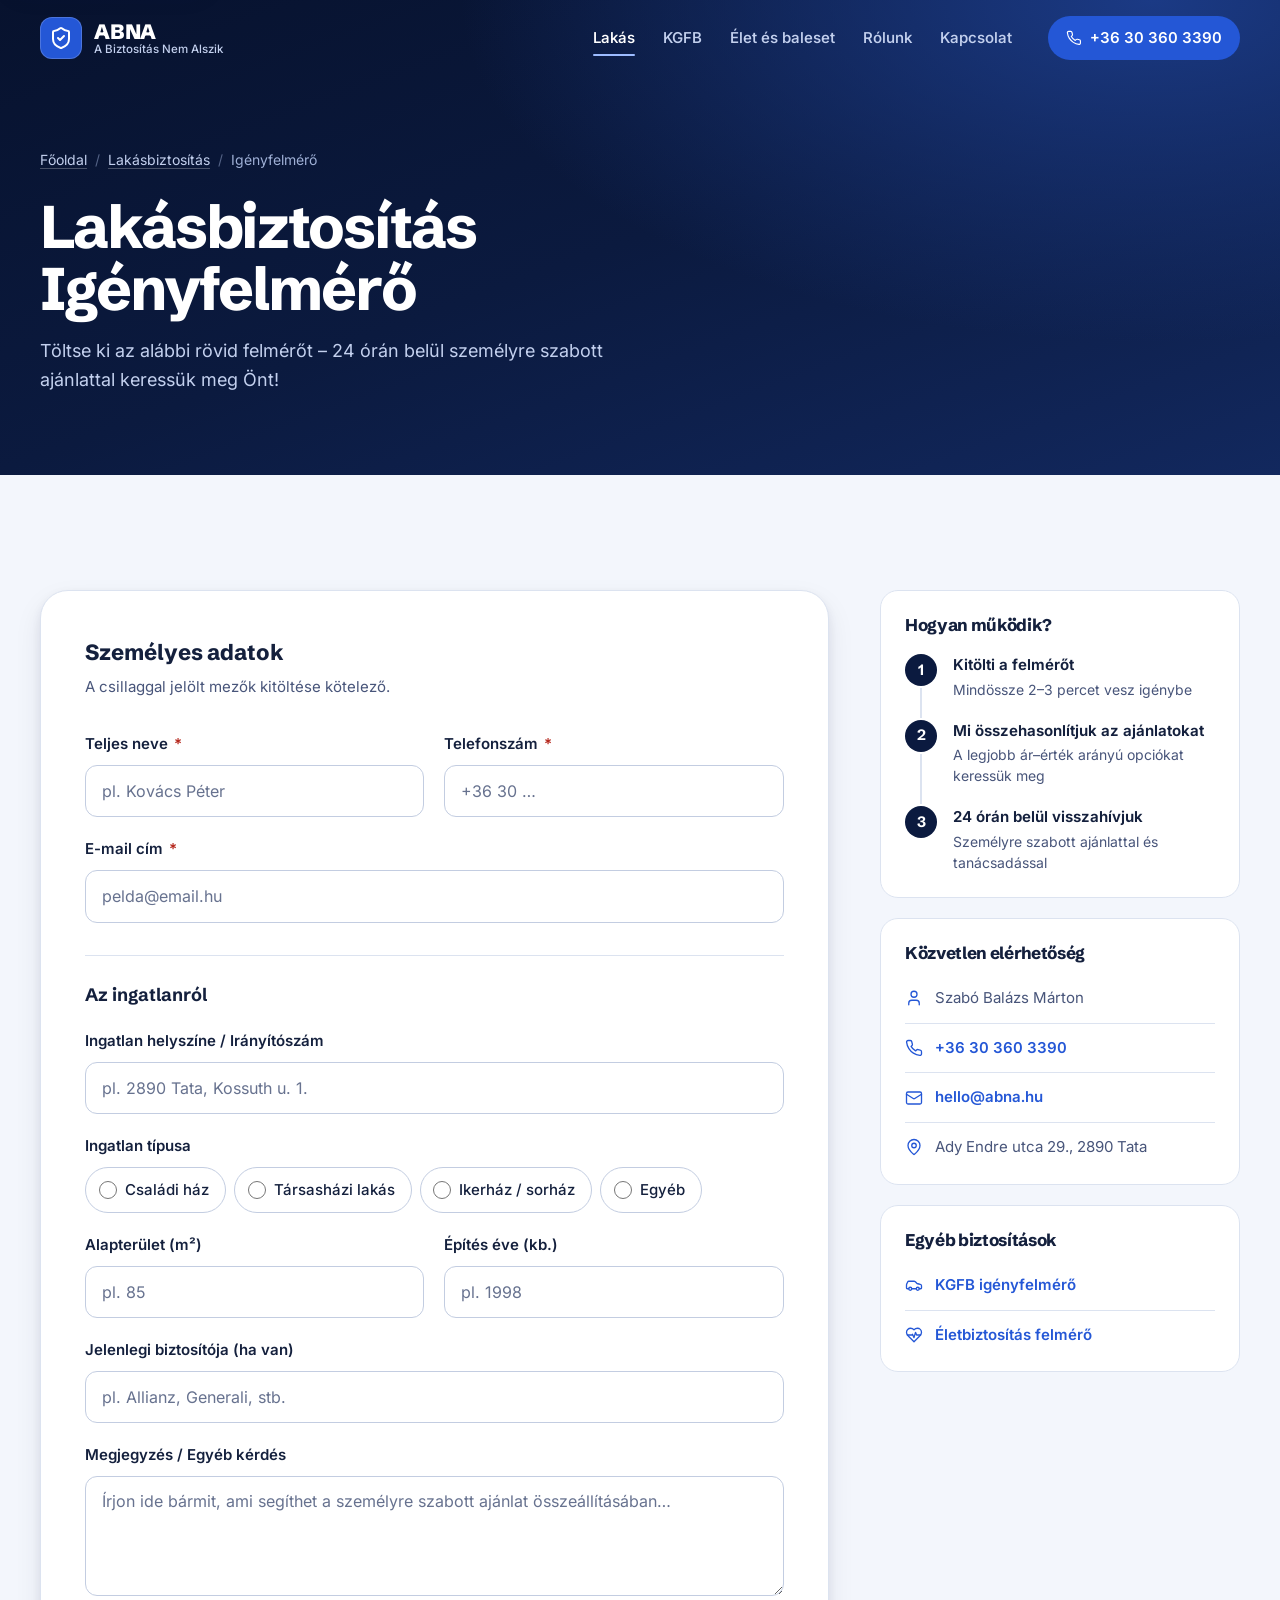
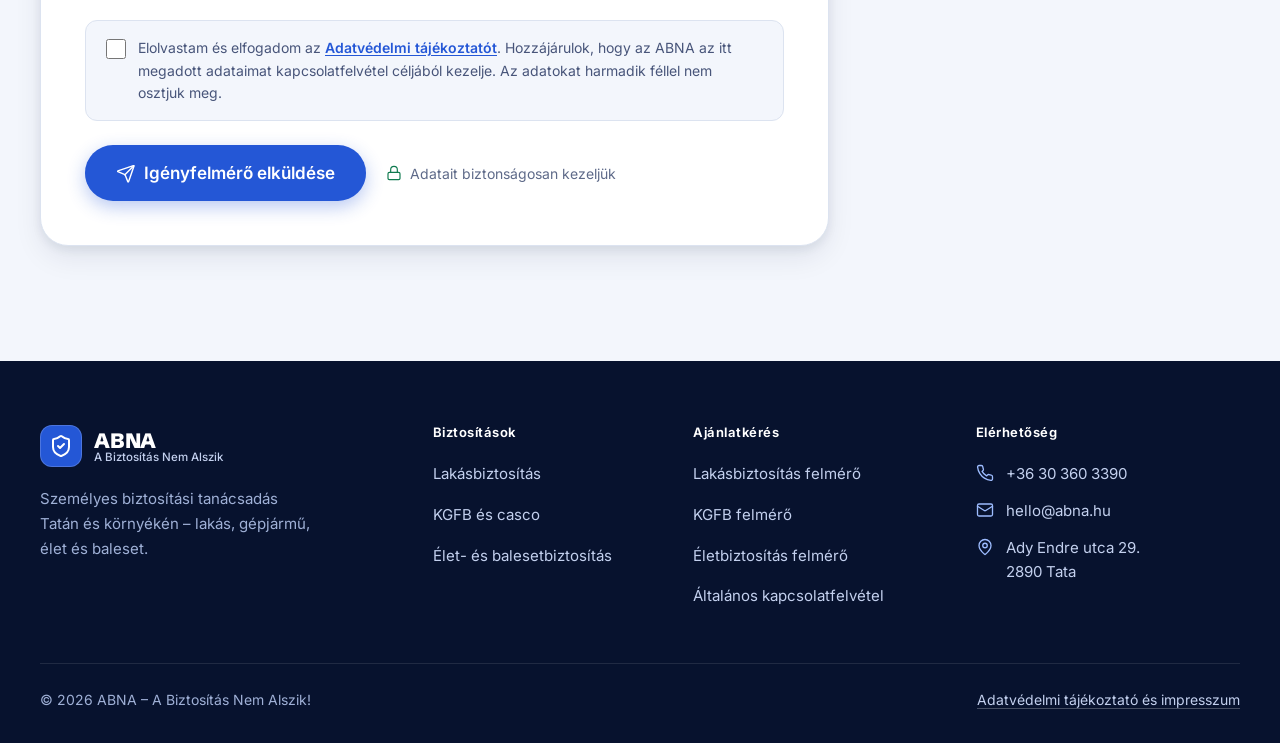
<file: felmero-lakas.html>
<!DOCTYPE html>
<html lang="hu">
<head>
  <meta charset="UTF-8" />
  <meta name="viewport" content="width=device-width, initial-scale=1" />
  <title>Lakásbiztosítás Igényfelmérő – ABNA | Tata</title>
  <meta name="description" content="Töltse ki rövid igényfelmérőnket és személyre szabott lakásbiztosítási ajánlatot küldünk Önnek 24 órán belül." />
  <link rel="canonical" href="https://abna.hu/felmero-lakas.html" />
  <meta name="theme-color" content="#0b1a3f" />

  <meta property="og:type" content="website" />
  <meta property="og:site_name" content="ABNA – A Biztosítás Nem Alszik!" />
  <meta property="og:locale" content="hu_HU" />
  <meta property="og:url" content="https://abna.hu/felmero-lakas.html" />
  <meta property="og:title" content="Lakásbiztosítás Igényfelmérő – ABNA | Tata" />
  <meta property="og:description" content="Töltse ki rövid igényfelmérőnket és személyre szabott lakásbiztosítási ajánlatot küldünk Önnek 24 órán belül." />
  <meta property="og:image" content="https://abna.hu/img/og-image.jpg" />
  <meta property="og:image:width" content="1200" />
  <meta property="og:image:height" content="630" />
  <meta name="twitter:card" content="summary_large_image" />

  <link rel="icon" href="img/favicon.svg" type="image/svg+xml" />
  <link rel="apple-touch-icon" href="img/apple-touch-icon.png" />
  <link rel="preload" href="fonts/schibsted-grotesk-latin.woff2" as="font" type="font/woff2" crossorigin />
  <link rel="preload" href="fonts/inter-latin.woff2" as="font" type="font/woff2" crossorigin />
  <link rel="stylesheet" href="css/style.css" />
  <script>document.documentElement.classList.add('js');</script>
</head>
<body>

  <a class="skip-link" href="#main-content">Ugrás a tartalomra</a>

  <header class="navbar" data-navbar>
    <nav class="navbar-inner" aria-label="Főnavigáció">
      <a href="index.html" class="logo" aria-label="ABNA – főoldal">
        <span class="logo-mark" aria-hidden="true"><svg class="icon" aria-hidden="true"><use href="img/icons.svg#i-shield-check"></use></svg></span>
        <span class="logo-text">
          <span class="logo-name">ABNA</span>
          <span class="logo-sub">A Biztosítás Nem Alszik</span>
        </span>
      </a>

      <ul class="nav-links">
          <li><a href="lakas.html" class="nav-link" aria-current="page">Lakás</a></li>
          <li><a href="kgfb.html" class="nav-link">KGFB</a></li>
          <li><a href="elet.html" class="nav-link">Élet és baleset</a></li>
          <li><a href="index.html#rolunk" class="nav-link">Rólunk</a></li>
          <li><a href="felmero.html" class="nav-link">Kapcsolat</a></li>
      </ul>

      <a href="tel:+36303603390" class="nav-cta"><svg class="icon" aria-hidden="true"><use href="img/icons.svg#i-phone"></use></svg><span>+36 30 360 3390</span></a>

      <button class="nav-toggle" type="button" aria-expanded="false" aria-controls="mobile-menu" aria-label="Menü megnyitása">
        <span class="nav-toggle-bar"></span><span class="nav-toggle-bar"></span>
      </button>
    </nav>

    <div class="mobile-menu" id="mobile-menu" hidden>
      <a href="lakas.html" class="mobile-link" aria-current="page"><svg class="icon" aria-hidden="true"><use href="img/icons.svg#i-house"></use></svg><span>Lakásbiztosítás</span></a>
      <a href="kgfb.html" class="mobile-link"><svg class="icon" aria-hidden="true"><use href="img/icons.svg#i-car"></use></svg><span>KGFB és casco</span></a>
      <a href="elet.html" class="mobile-link"><svg class="icon" aria-hidden="true"><use href="img/icons.svg#i-heart-pulse"></use></svg><span>Élet- és balesetbiztosítás</span></a>
      <a href="index.html#rolunk" class="mobile-link"><svg class="icon" aria-hidden="true"><use href="img/icons.svg#i-user"></use></svg><span>Rólunk</span></a>
      <a href="felmero.html" class="mobile-link"><svg class="icon" aria-hidden="true"><use href="img/icons.svg#i-mail"></use></svg><span>Kapcsolat és ajánlatkérés</span></a>
      <a href="tel:+36303603390" class="btn btn-primary btn-block"><svg class="icon" aria-hidden="true"><use href="img/icons.svg#i-phone"></use></svg>Hívás: +36 30 360 3390</a>
    </div>
  </header>

  <main id="main-content">

    <!-- PAGE HERO -->
    <section class="page-hero" aria-label="Lakásbiztosítás igényfelmérő">
      <div class="container">
        <div class="page-hero-inner">
          <nav class="breadcrumb" aria-label="Útvonal">
            <a href="index.html">Főoldal</a>
            <span class="sep" aria-hidden="true">/</span>
            <a href="lakas.html">Lakásbiztosítás</a>
            <span class="sep" aria-hidden="true">/</span>
            <span aria-current="page">Igényfelmérő</span>
          </nav>
          <h1>Lakásbiztosítás Igényfelmérő</h1>
          <p class="page-hero-lead">
            Töltse ki az alábbi rövid felmérőt – 24 órán belül személyre szabott
            ajánlattal keressük meg Önt!
          </p>
        </div>
      </div>
    </section>

    <!-- FORM + SIDEBAR -->
    <section class="section section-alt">
      <div class="container">
        <div class="form-page-grid">

          <!-- FORM CARD -->
          <div class="form-card reveal">

            <!-- Success state (hidden initially) -->
            <div class="form-success" role="status" tabindex="-1" hidden>
              <div class="form-success-icon" aria-hidden="true">
                <svg class="icon" aria-hidden="true"><use href="img/icons.svg#i-check"></use></svg>
              </div>
              <h2 class="form-success-title">Köszönjük az érdeklődést!</h2>
              <p data-success-text>Hamarosan felvesszük Önnel a kapcsolatot. Ha sürgős, hívjon minket közvetlenül!</p>
              <a href="tel:+36303603390" class="btn btn-primary">
                <svg class="icon" aria-hidden="true"><use href="img/icons.svg#i-phone"></use></svg>
                +36 30 360 3390
              </a>
            </div>

            <!-- The form -->
            <form
              class="abna-form"
              data-subject="Lakásbiztosítás igényfelmérő – ABNA"
              novalidate
              aria-label="Lakásbiztosítás igényfelmérő"
            >
              <p class="form-card-title">Személyes adatok</p>
              <p class="form-card-sub">A csillaggal jelölt mezők kitöltése kötelező.</p>

              <div class="form-row">
                <div class="form-group">
                  <label class="form-label" for="nev">Teljes neve <span class="req" aria-hidden="true">*</span></label>
                  <input class="form-input" type="text" id="nev" name="Teljes neve" placeholder="pl. Kovács Péter" required autocomplete="name" />
                </div>
                <div class="form-group">
                  <label class="form-label" for="telefon">Telefonszám <span class="req" aria-hidden="true">*</span></label>
                  <input class="form-input" type="tel" id="telefon" name="Telefonszám" placeholder="+36 30 …" required autocomplete="tel" />
                </div>
              </div>

              <div class="form-group">
                <label class="form-label" for="email">E-mail cím <span class="req" aria-hidden="true">*</span></label>
                <input class="form-input" type="email" id="email" name="E-mail" required placeholder="pelda@email.hu" autocomplete="email" />
              </div>

              <div class="form-divider" aria-hidden="true"></div>
              <p class="form-section-title">Az ingatlanról</p>

              <div class="form-group">
                <label class="form-label" for="cim">Ingatlan helyszíne / Irányítószám</label>
                <input class="form-input" type="text" id="cim" name="Ingatlan helyszíne" placeholder="pl. 2890 Tata, Kossuth u. 1." autocomplete="street-address" />
              </div>

              <fieldset class="form-group">
                <legend class="form-label">Ingatlan típusa</legend>
                <div class="radio-group">
                  <label class="radio-option">
                    <input type="radio" name="Ingatlan típusa" value="Családi ház" />
                    <span>Családi ház</span>
                  </label>
                  <label class="radio-option">
                    <input type="radio" name="Ingatlan típusa" value="Társasházi lakás" />
                    <span>Társasházi lakás</span>
                  </label>
                  <label class="radio-option">
                    <input type="radio" name="Ingatlan típusa" value="Ikerház" />
                    <span>Ikerház / sorház</span>
                  </label>
                  <label class="radio-option">
                    <input type="radio" name="Ingatlan típusa" value="Egyéb" />
                    <span>Egyéb</span>
                  </label>
                </div>
              </fieldset>

              <div class="form-row">
                <div class="form-group">
                  <label class="form-label" for="meret">Alapterület (m²)</label>
                  <input class="form-input" type="number" id="meret" name="Alapterület (m²)" placeholder="pl. 85" min="10" max="2000" />
                </div>
                <div class="form-group">
                  <label class="form-label" for="epulesev">Építés éve (kb.)</label>
                  <input class="form-input" type="number" id="epulesev" name="Építés éve" placeholder="pl. 1998" min="1800" max="2026" />
                </div>
              </div>

              <div class="form-group">
                <label class="form-label" for="jelenlegi">Jelenlegi biztosítója (ha van)</label>
                <input class="form-input" type="text" id="jelenlegi" name="Jelenlegi biztosító" placeholder="pl. Allianz, Generali, stb." />
              </div>

              <div class="form-group">
                <label class="form-label" for="megjegyzes">Megjegyzés / Egyéb kérdés</label>
                <textarea class="form-textarea" id="megjegyzes" name="Megjegyzés" placeholder="Írjon ide bármit, ami segíthet a személyre szabott ajánlat összeállításában…"></textarea>
              </div>

              <!-- GDPR consent -->
              <div class="form-consent">
                <input type="checkbox" id="consent" name="consent" required />
                <label class="form-consent-text" for="consent">
                  Elolvastam és elfogadom az <a href="adatvedelem.html" target="_blank">Adatvédelmi tájékoztatót</a>.
                  Hozzájárulok, hogy az ABNA az itt megadott adataimat kapcsolatfelvétel
                  céljából kezelje. Az adatokat harmadik féllel nem osztjuk meg.
                </label>
              </div>

              <p class="form-status" role="alert" hidden></p>

              <div class="form-submit-row">
                <button type="submit" class="btn btn-primary btn-lg">
                  <svg class="icon" aria-hidden="true"><use href="img/icons.svg#i-send"></use></svg>
                  Igényfelmérő elküldése
                </button>
                <span class="form-note">
                  <svg class="icon" aria-hidden="true"><use href="img/icons.svg#i-lock"></use></svg>
                  Adatait biztonságosan kezeljük
                </span>
              </div>

            </form>
          </div>

          <!-- SIDEBAR -->
          <aside class="subpage-sidebar" aria-label="Menetlépések és elérhetőség">

            <div class="form-info-card reveal" style="--d:1">
              <h4>Hogyan működik?</h4>
              <div class="form-info-step">
                <div class="form-step-num" aria-hidden="true">1</div>
                <div class="form-step-text">
                  <strong>Kitölti a felmérőt</strong>
                  <span>Mindössze 2–3 percet vesz igénybe</span>
                </div>
              </div>
              <div class="form-info-step">
                <div class="form-step-num" aria-hidden="true">2</div>
                <div class="form-step-text">
                  <strong>Mi összehasonlítjuk az ajánlatokat</strong>
                  <span>A legjobb ár–érték arányú opciókat keressük meg</span>
                </div>
              </div>
              <div class="form-info-step">
                <div class="form-step-num" aria-hidden="true">3</div>
                <div class="form-step-text">
                  <strong>24 órán belül visszahívjuk</strong>
                  <span>Személyre szabott ajánlattal és tanácsadással</span>
                </div>
              </div>
            </div>

            <div class="sidebar-card reveal" style="--d:2">
              <h4>Közvetlen elérhetőség</h4>
              <div class="sidebar-contact-row">
                <svg class="icon" aria-hidden="true"><use href="img/icons.svg#i-user"></use></svg>
                <span>Szabó Balázs Márton</span>
              </div>
              <div class="sidebar-contact-row">
                <svg class="icon" aria-hidden="true"><use href="img/icons.svg#i-phone"></use></svg>
                <a href="tel:+36303603390">+36 30 360 3390</a>
              </div>
              <div class="sidebar-contact-row">
                <svg class="icon" aria-hidden="true"><use href="img/icons.svg#i-mail"></use></svg>
                <a href="mailto:hello@abna.hu">hello@abna.hu</a>
              </div>
              <div class="sidebar-contact-row">
                <svg class="icon" aria-hidden="true"><use href="img/icons.svg#i-map-pin"></use></svg>
                <span>Ady Endre utca 29., 2890 Tata</span>
              </div>
            </div>

            <div class="sidebar-card reveal" style="--d:3">
              <h4>Egyéb biztosítások</h4>
              <div class="sidebar-contact-row">
                <svg class="icon" aria-hidden="true"><use href="img/icons.svg#i-car"></use></svg>
                <a href="felmero-kgfb.html">KGFB igényfelmérő</a>
              </div>
              <div class="sidebar-contact-row">
                <svg class="icon" aria-hidden="true"><use href="img/icons.svg#i-heart-pulse"></use></svg>
                <a href="felmero-elet.html">Életbiztosítás felmérő</a>
              </div>
            </div>

          </aside>
        </div>
      </div>
    </section>

  </main>

  <footer class="footer">
    <div class="container">
      <div class="footer-top">
        <div class="footer-brand">
          <a href="index.html" class="logo" aria-label="ABNA – főoldal">
        <span class="logo-mark" aria-hidden="true"><svg class="icon" aria-hidden="true"><use href="img/icons.svg#i-shield-check"></use></svg></span>
        <span class="logo-text">
          <span class="logo-name">ABNA</span>
          <span class="logo-sub">A Biztosítás Nem Alszik</span>
        </span>
      </a>
          <p class="footer-tagline">Személyes biztosítási tanácsadás Tatán és környékén – lakás, gépjármű, élet és baleset.</p>
        </div>

        <div class="footer-col">
          <h2 class="footer-title">Biztosítások</h2>
          <ul class="footer-links">
            <li><a href="lakas.html">Lakásbiztosítás</a></li>
            <li><a href="kgfb.html">KGFB és casco</a></li>
            <li><a href="elet.html">Élet- és balesetbiztosítás</a></li>
          </ul>
        </div>

        <div class="footer-col">
          <h2 class="footer-title">Ajánlatkérés</h2>
          <ul class="footer-links">
            <li><a href="felmero-lakas.html">Lakásbiztosítás felmérő</a></li>
            <li><a href="felmero-kgfb.html">KGFB felmérő</a></li>
            <li><a href="felmero-elet.html">Életbiztosítás felmérő</a></li>
            <li><a href="felmero.html">Általános kapcsolatfelvétel</a></li>
          </ul>
        </div>

        <div class="footer-col">
          <h2 class="footer-title">Elérhetőség</h2>
          <address class="footer-contact">
            <a href="tel:+36303603390"><svg class="icon" aria-hidden="true"><use href="img/icons.svg#i-phone"></use></svg>+36 30 360 3390</a>
            <a href="mailto:hello@abna.hu"><svg class="icon" aria-hidden="true"><use href="img/icons.svg#i-mail"></use></svg>hello@abna.hu</a>
            <span><svg class="icon" aria-hidden="true"><use href="img/icons.svg#i-map-pin"></use></svg>Ady Endre utca 29.<br>2890 Tata</span>
          </address>
        </div>
      </div>

      <div class="footer-bottom">
        <p>&copy; <span data-year>2026</span> ABNA – A Biztosítás Nem Alszik!</p>
        <a href="adatvedelem.html">Adatvédelmi tájékoztató és impresszum</a>
      </div>
    </div>
  </footer>

  <script src="js/main.js" defer></script>
</body>
</html>
</file>
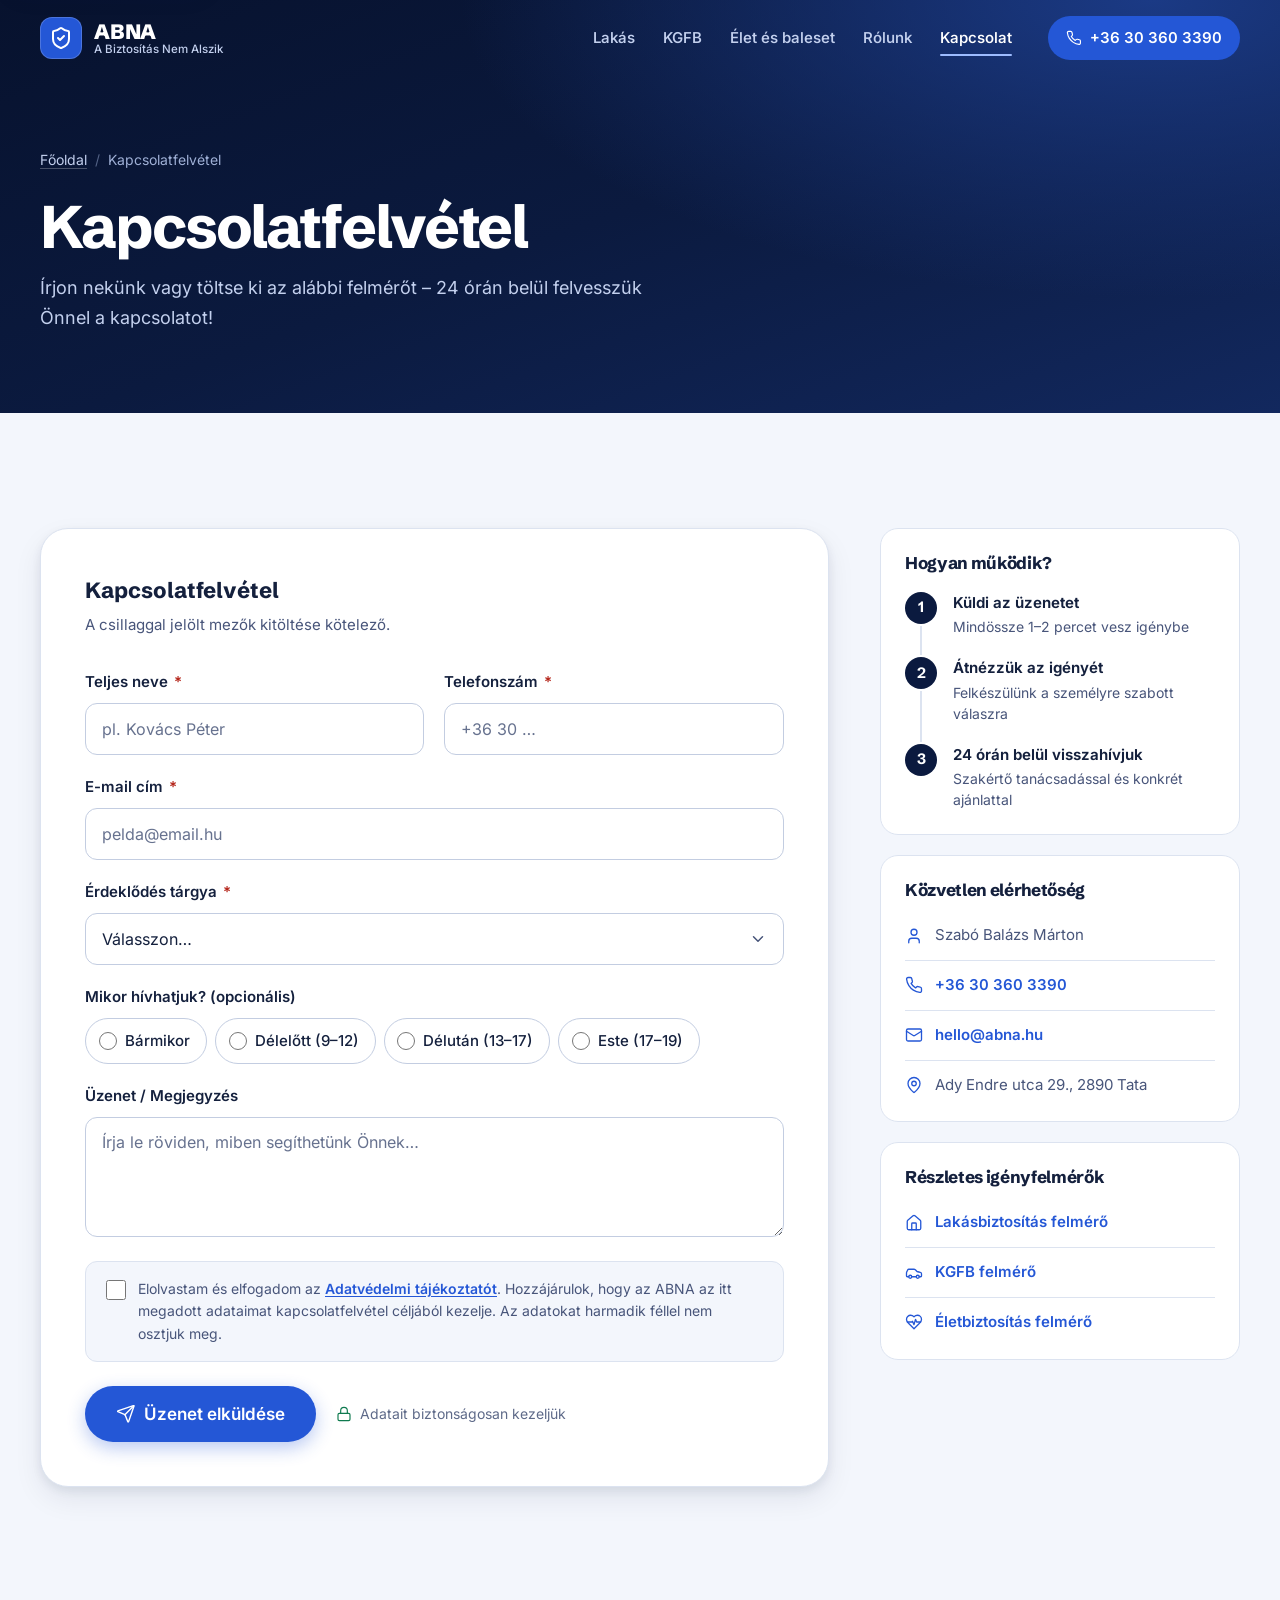
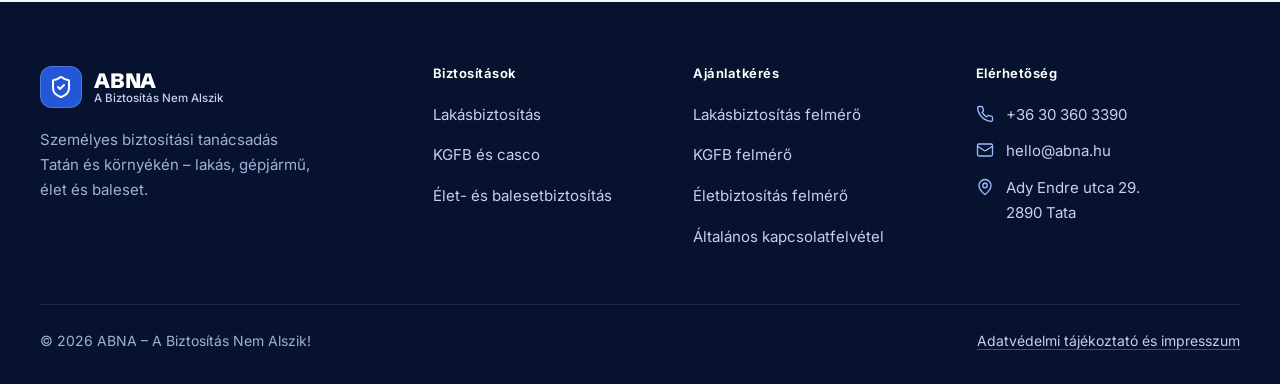
<file: felmero.html>
<!DOCTYPE html>
<html lang="hu">
<head>
  <meta charset="UTF-8" />
  <meta name="viewport" content="width=device-width, initial-scale=1" />
  <title>Kapcsolatfelvétel – ABNA Biztosítási Tanácsadás | Tata</title>
  <meta name="description" content="Vegye fel velünk a kapcsolatot! Töltse ki rövid igényfelmérőnket és 24 órán belül visszahívjuk." />
  <link rel="canonical" href="https://abna.hu/felmero.html" />
  <meta name="theme-color" content="#0b1a3f" />

  <meta property="og:type" content="website" />
  <meta property="og:site_name" content="ABNA – A Biztosítás Nem Alszik!" />
  <meta property="og:locale" content="hu_HU" />
  <meta property="og:url" content="https://abna.hu/felmero.html" />
  <meta property="og:title" content="Kapcsolatfelvétel – ABNA Biztosítási Tanácsadás | Tata" />
  <meta property="og:description" content="Vegye fel velünk a kapcsolatot! Töltse ki rövid igényfelmérőnket és 24 órán belül visszahívjuk." />
  <meta property="og:image" content="https://abna.hu/img/og-image.jpg" />
  <meta property="og:image:width" content="1200" />
  <meta property="og:image:height" content="630" />
  <meta name="twitter:card" content="summary_large_image" />

  <link rel="icon" href="img/favicon.svg" type="image/svg+xml" />
  <link rel="apple-touch-icon" href="img/apple-touch-icon.png" />
  <link rel="preload" href="fonts/schibsted-grotesk-latin.woff2" as="font" type="font/woff2" crossorigin />
  <link rel="preload" href="fonts/inter-latin.woff2" as="font" type="font/woff2" crossorigin />
  <link rel="stylesheet" href="css/style.css" />
  <script>document.documentElement.classList.add('js');</script>
</head>
<body>

  <a class="skip-link" href="#main-content">Ugrás a tartalomra</a>

  <header class="navbar" data-navbar>
    <nav class="navbar-inner" aria-label="Főnavigáció">
      <a href="index.html" class="logo" aria-label="ABNA – főoldal">
        <span class="logo-mark" aria-hidden="true"><svg class="icon" aria-hidden="true"><use href="img/icons.svg#i-shield-check"></use></svg></span>
        <span class="logo-text">
          <span class="logo-name">ABNA</span>
          <span class="logo-sub">A Biztosítás Nem Alszik</span>
        </span>
      </a>

      <ul class="nav-links">
          <li><a href="lakas.html" class="nav-link">Lakás</a></li>
          <li><a href="kgfb.html" class="nav-link">KGFB</a></li>
          <li><a href="elet.html" class="nav-link">Élet és baleset</a></li>
          <li><a href="index.html#rolunk" class="nav-link">Rólunk</a></li>
          <li><a href="felmero.html" class="nav-link" aria-current="page">Kapcsolat</a></li>
      </ul>

      <a href="tel:+36303603390" class="nav-cta"><svg class="icon" aria-hidden="true"><use href="img/icons.svg#i-phone"></use></svg><span>+36 30 360 3390</span></a>

      <button class="nav-toggle" type="button" aria-expanded="false" aria-controls="mobile-menu" aria-label="Menü megnyitása">
        <span class="nav-toggle-bar"></span><span class="nav-toggle-bar"></span>
      </button>
    </nav>

    <div class="mobile-menu" id="mobile-menu" hidden>
      <a href="lakas.html" class="mobile-link"><svg class="icon" aria-hidden="true"><use href="img/icons.svg#i-house"></use></svg><span>Lakásbiztosítás</span></a>
      <a href="kgfb.html" class="mobile-link"><svg class="icon" aria-hidden="true"><use href="img/icons.svg#i-car"></use></svg><span>KGFB és casco</span></a>
      <a href="elet.html" class="mobile-link"><svg class="icon" aria-hidden="true"><use href="img/icons.svg#i-heart-pulse"></use></svg><span>Élet- és balesetbiztosítás</span></a>
      <a href="index.html#rolunk" class="mobile-link"><svg class="icon" aria-hidden="true"><use href="img/icons.svg#i-user"></use></svg><span>Rólunk</span></a>
      <a href="felmero.html" class="mobile-link" aria-current="page"><svg class="icon" aria-hidden="true"><use href="img/icons.svg#i-mail"></use></svg><span>Kapcsolat és ajánlatkérés</span></a>
      <a href="tel:+36303603390" class="btn btn-primary btn-block"><svg class="icon" aria-hidden="true"><use href="img/icons.svg#i-phone"></use></svg>Hívás: +36 30 360 3390</a>
    </div>
  </header>

  <main id="main-content">

    <!-- PAGE HERO -->
    <section class="page-hero" aria-label="Kapcsolatfelvétel">
      <div class="container">
        <div class="page-hero-inner">
          <nav class="breadcrumb" aria-label="Útvonal">
            <a href="index.html">Főoldal</a>
            <span class="sep" aria-hidden="true">/</span>
            <span aria-current="page">Kapcsolatfelvétel</span>
          </nav>
          <h1>Kapcsolatfelvétel</h1>
          <p class="page-hero-lead">
            Írjon nekünk vagy töltse ki az alábbi felmérőt – 24 órán belül
            felvesszük Önnel a kapcsolatot!
          </p>
        </div>
      </div>
    </section>

    <!-- FORM + SIDEBAR -->
    <section class="section section-alt">
      <div class="container">
        <div class="form-page-grid">

          <!-- FORM CARD -->
          <div class="form-card reveal">

            <div class="form-success" role="status" tabindex="-1" hidden>
              <div class="form-success-icon" aria-hidden="true">
                <svg class="icon" aria-hidden="true"><use href="img/icons.svg#i-check"></use></svg>
              </div>
              <h2 class="form-success-title">Köszönjük az érdeklődést!</h2>
              <p data-success-text>Hamarosan felvesszük Önnel a kapcsolatot. Ha sürgős, hívjon minket közvetlenül!</p>
              <a href="tel:+36303603390" class="btn btn-primary">
                <svg class="icon" aria-hidden="true"><use href="img/icons.svg#i-phone"></use></svg>
                +36 30 360 3390
              </a>
            </div>

            <form
              class="abna-form"
              data-subject="Általános érdeklődés – ABNA"
              novalidate
              aria-label="Általános kapcsolatfelvétel"
            >
              <p class="form-card-title">Kapcsolatfelvétel</p>
              <p class="form-card-sub">A csillaggal jelölt mezők kitöltése kötelező.</p>

              <div class="form-row">
                <div class="form-group">
                  <label class="form-label" for="nev">Teljes neve <span class="req" aria-hidden="true">*</span></label>
                  <input class="form-input" type="text" id="nev" name="Teljes neve" placeholder="pl. Kovács Péter" required autocomplete="name" />
                </div>
                <div class="form-group">
                  <label class="form-label" for="telefon">Telefonszám <span class="req" aria-hidden="true">*</span></label>
                  <input class="form-input" type="tel" id="telefon" name="Telefonszám" placeholder="+36 30 …" required autocomplete="tel" />
                </div>
              </div>

              <div class="form-group">
                <label class="form-label" for="email">E-mail cím <span class="req" aria-hidden="true">*</span></label>
                <input class="form-input" type="email" id="email" name="E-mail" required placeholder="pelda@email.hu" autocomplete="email" />
              </div>

              <div class="form-group">
                <label class="form-label" for="tema">Érdeklődés tárgya <span class="req" aria-hidden="true">*</span></label>
                <select class="form-select" id="tema" name="Érdeklődés tárgya" required>
                  <option value="" disabled selected>Válasszon…</option>
                  <option value="Lakásbiztosítás">Lakásbiztosítás</option>
                  <option value="KGFB – Kötelező gépjármű-felelősségbiztosítás">KGFB – Kötelező gépjármű-felelősségbiztosítás</option>
                  <option value="Élet- és Balesetbiztosítás">Élet- és Balesetbiztosítás</option>
                  <option value="Befektetési célú biztosítás">Befektetési célú biztosítás</option>
                  <option value="Több téma is érdekel">Több téma is érdekel</option>
                  <option value="Egyéb">Egyéb</option>
                </select>
              </div>

              <fieldset class="form-group">
                <legend class="form-label">Mikor hívhatjuk? (opcionális)</legend>
                <div class="radio-group">
                  <label class="radio-option">
                    <input type="radio" name="Visszahívás ideje" value="Bármikor" />
                    <span>Bármikor</span>
                  </label>
                  <label class="radio-option">
                    <input type="radio" name="Visszahívás ideje" value="Délelőtt (9–12)" />
                    <span>Délelőtt (9–12)</span>
                  </label>
                  <label class="radio-option">
                    <input type="radio" name="Visszahívás ideje" value="Délután (13–17)" />
                    <span>Délután (13–17)</span>
                  </label>
                  <label class="radio-option">
                    <input type="radio" name="Visszahívás ideje" value="Este (17–19)" />
                    <span>Este (17–19)</span>
                  </label>
                </div>
              </fieldset>

              <div class="form-group">
                <label class="form-label" for="megjegyzes">Üzenet / Megjegyzés</label>
                <textarea class="form-textarea" id="megjegyzes" name="Üzenet" placeholder="Írja le röviden, miben segíthetünk Önnek…"></textarea>
              </div>

              <div class="form-consent">
                <input type="checkbox" id="consent" name="consent" required />
                <label class="form-consent-text" for="consent">
                  Elolvastam és elfogadom az <a href="adatvedelem.html" target="_blank">Adatvédelmi tájékoztatót</a>.
                  Hozzájárulok, hogy az ABNA az itt megadott adataimat kapcsolatfelvétel
                  céljából kezelje. Az adatokat harmadik féllel nem osztjuk meg.
                </label>
              </div>

              <p class="form-status" role="alert" hidden></p>

              <div class="form-submit-row">
                <button type="submit" class="btn btn-primary btn-lg">
                  <svg class="icon" aria-hidden="true"><use href="img/icons.svg#i-send"></use></svg>
                  Üzenet elküldése
                </button>
                <span class="form-note">
                  <svg class="icon" aria-hidden="true"><use href="img/icons.svg#i-lock"></use></svg>
                  Adatait biztonságosan kezeljük
                </span>
              </div>

            </form>
          </div>

          <!-- SIDEBAR -->
          <aside class="subpage-sidebar" aria-label="Elérhetőség">

            <div class="form-info-card reveal" style="--d:1">
              <h4>Hogyan működik?</h4>
              <div class="form-info-step">
                <div class="form-step-num" aria-hidden="true">1</div>
                <div class="form-step-text">
                  <strong>Küldi az üzenetet</strong>
                  <span>Mindössze 1–2 percet vesz igénybe</span>
                </div>
              </div>
              <div class="form-info-step">
                <div class="form-step-num" aria-hidden="true">2</div>
                <div class="form-step-text">
                  <strong>Átnézzük az igényét</strong>
                  <span>Felkészülünk a személyre szabott válaszra</span>
                </div>
              </div>
              <div class="form-info-step">
                <div class="form-step-num" aria-hidden="true">3</div>
                <div class="form-step-text">
                  <strong>24 órán belül visszahívjuk</strong>
                  <span>Szakértő tanácsadással és konkrét ajánlattal</span>
                </div>
              </div>
            </div>

            <!-- Direct contact -->
            <div class="sidebar-card reveal" style="--d:2">
              <h4>Közvetlen elérhetőség</h4>
              <div class="sidebar-contact-row">
                <svg class="icon" aria-hidden="true"><use href="img/icons.svg#i-user"></use></svg>
                <span>Szabó Balázs Márton</span>
              </div>
              <div class="sidebar-contact-row">
                <svg class="icon" aria-hidden="true"><use href="img/icons.svg#i-phone"></use></svg>
                <a href="tel:+36303603390">+36 30 360 3390</a>
              </div>
              <div class="sidebar-contact-row">
                <svg class="icon" aria-hidden="true"><use href="img/icons.svg#i-mail"></use></svg>
                <a href="mailto:hello@abna.hu">hello@abna.hu</a>
              </div>
              <div class="sidebar-contact-row">
                <svg class="icon" aria-hidden="true"><use href="img/icons.svg#i-map-pin"></use></svg>
                <span>Ady Endre utca 29., 2890 Tata</span>
              </div>
            </div>

            <!-- Specific forms -->
            <div class="sidebar-card reveal" style="--d:3">
              <h4>Részletes igényfelmérők</h4>
              <div class="sidebar-contact-row">
                <svg class="icon" aria-hidden="true"><use href="img/icons.svg#i-house"></use></svg>
                <a href="felmero-lakas.html">Lakásbiztosítás felmérő</a>
              </div>
              <div class="sidebar-contact-row">
                <svg class="icon" aria-hidden="true"><use href="img/icons.svg#i-car"></use></svg>
                <a href="felmero-kgfb.html">KGFB felmérő</a>
              </div>
              <div class="sidebar-contact-row">
                <svg class="icon" aria-hidden="true"><use href="img/icons.svg#i-heart-pulse"></use></svg>
                <a href="felmero-elet.html">Életbiztosítás felmérő</a>
              </div>
            </div>

          </aside>
        </div>
      </div>
    </section>

  </main>

  <footer class="footer">
    <div class="container">
      <div class="footer-top">
        <div class="footer-brand">
          <a href="index.html" class="logo" aria-label="ABNA – főoldal">
        <span class="logo-mark" aria-hidden="true"><svg class="icon" aria-hidden="true"><use href="img/icons.svg#i-shield-check"></use></svg></span>
        <span class="logo-text">
          <span class="logo-name">ABNA</span>
          <span class="logo-sub">A Biztosítás Nem Alszik</span>
        </span>
      </a>
          <p class="footer-tagline">Személyes biztosítási tanácsadás Tatán és környékén – lakás, gépjármű, élet és baleset.</p>
        </div>

        <div class="footer-col">
          <h2 class="footer-title">Biztosítások</h2>
          <ul class="footer-links">
            <li><a href="lakas.html">Lakásbiztosítás</a></li>
            <li><a href="kgfb.html">KGFB és casco</a></li>
            <li><a href="elet.html">Élet- és balesetbiztosítás</a></li>
          </ul>
        </div>

        <div class="footer-col">
          <h2 class="footer-title">Ajánlatkérés</h2>
          <ul class="footer-links">
            <li><a href="felmero-lakas.html">Lakásbiztosítás felmérő</a></li>
            <li><a href="felmero-kgfb.html">KGFB felmérő</a></li>
            <li><a href="felmero-elet.html">Életbiztosítás felmérő</a></li>
            <li><a href="felmero.html">Általános kapcsolatfelvétel</a></li>
          </ul>
        </div>

        <div class="footer-col">
          <h2 class="footer-title">Elérhetőség</h2>
          <address class="footer-contact">
            <a href="tel:+36303603390"><svg class="icon" aria-hidden="true"><use href="img/icons.svg#i-phone"></use></svg>+36 30 360 3390</a>
            <a href="mailto:hello@abna.hu"><svg class="icon" aria-hidden="true"><use href="img/icons.svg#i-mail"></use></svg>hello@abna.hu</a>
            <span><svg class="icon" aria-hidden="true"><use href="img/icons.svg#i-map-pin"></use></svg>Ady Endre utca 29.<br>2890 Tata</span>
          </address>
        </div>
      </div>

      <div class="footer-bottom">
        <p>&copy; <span data-year>2026</span> ABNA – A Biztosítás Nem Alszik!</p>
        <a href="adatvedelem.html">Adatvédelmi tájékoztató és impresszum</a>
      </div>
    </div>
  </footer>

  <script src="js/main.js" defer></script>
</body>
</html>
</file>
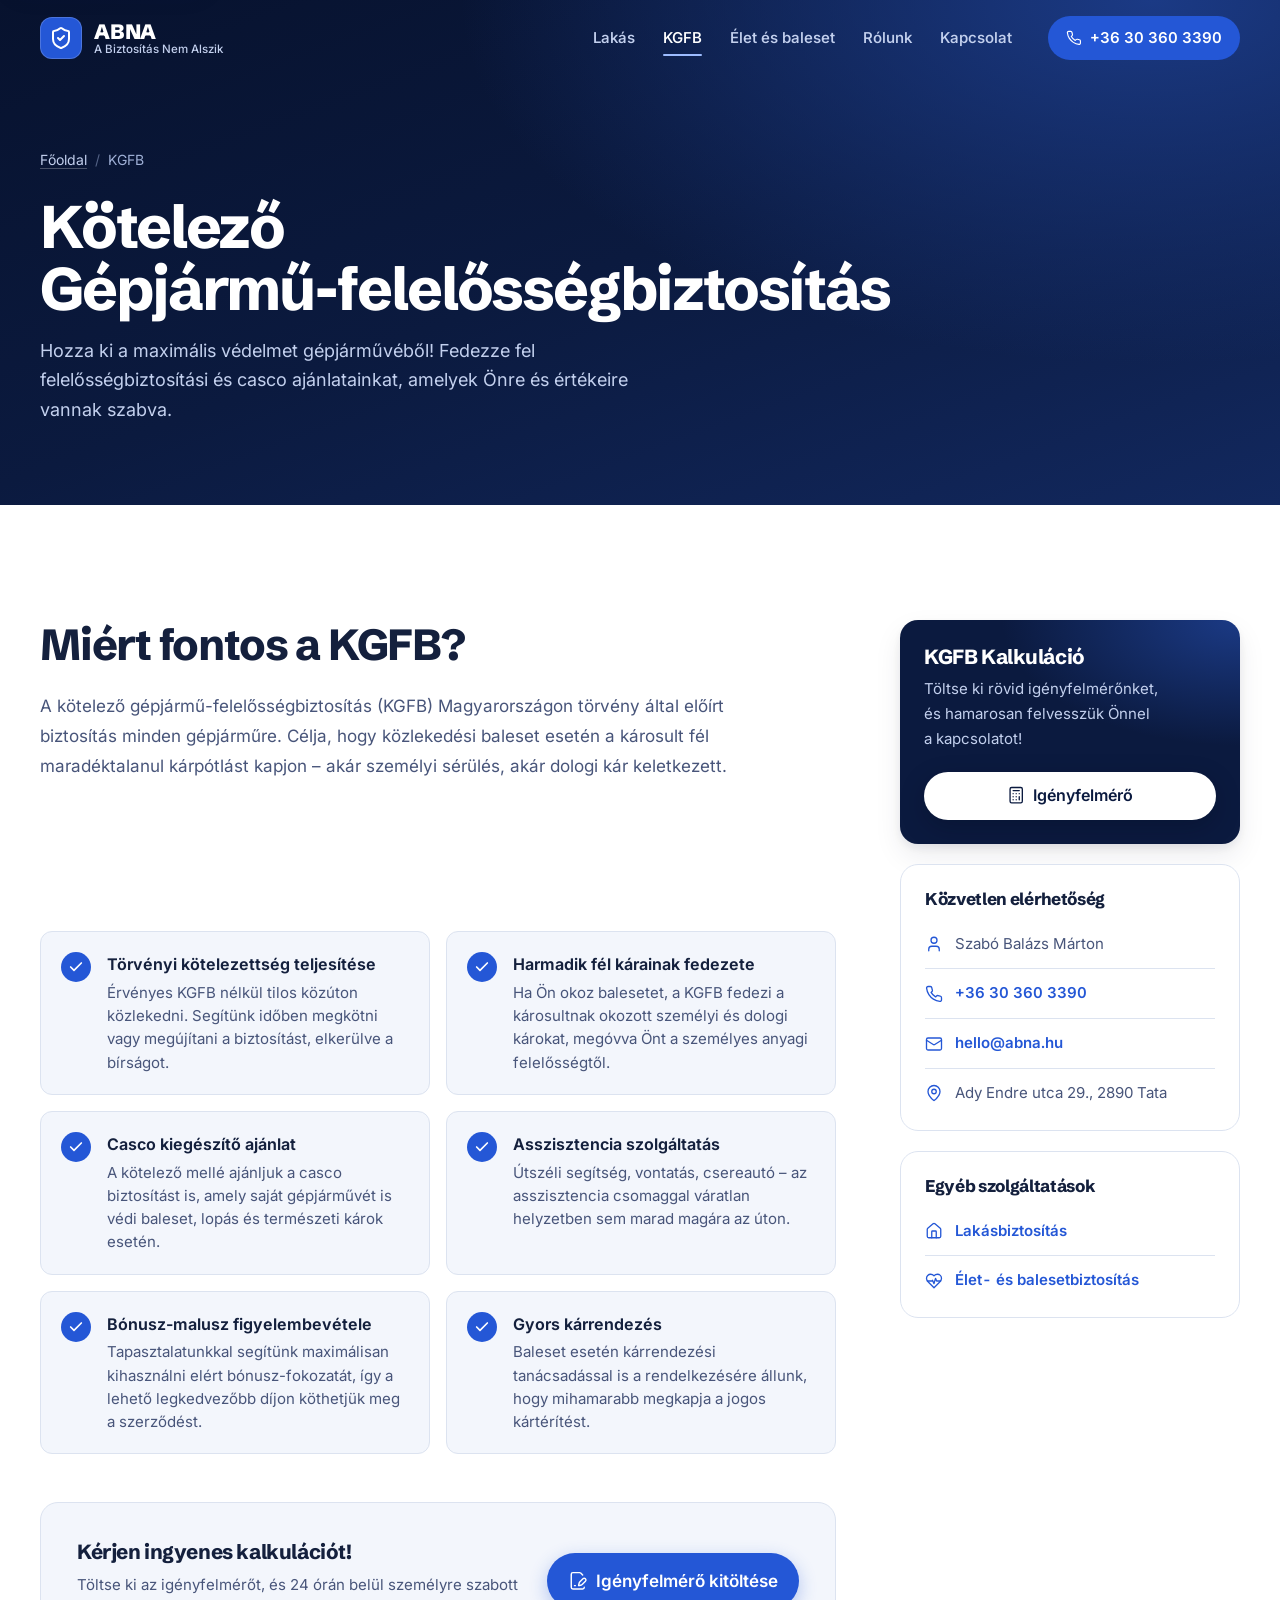
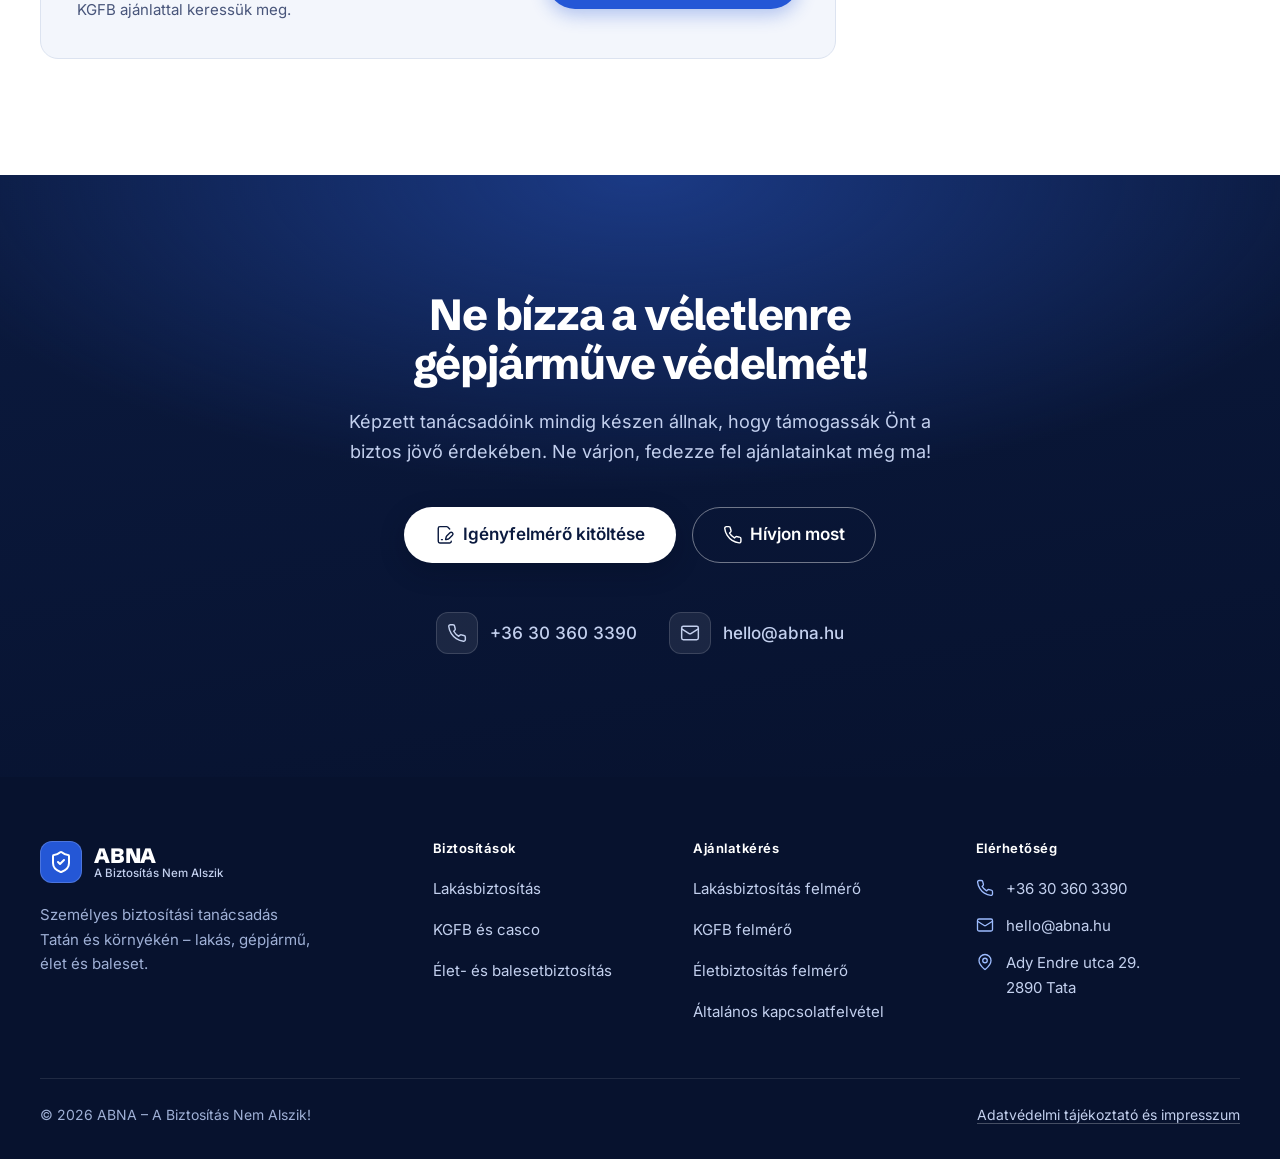
<file: kgfb.html>
<!DOCTYPE html>
<html lang="hu">
<head>
  <meta charset="UTF-8" />
  <meta name="viewport" content="width=device-width, initial-scale=1" />
  <title>KGFB – Kötelező Gépjármű-felelősségbiztosítás | ABNA | Tata</title>
  <meta name="description" content="Kötelező gépjármű-felelősségbiztosítás és casco személyre szabottan. Hasonlítsa össze az ajánlatokat – ingyenes kalkuláció Tatán." />
  <link rel="canonical" href="https://abna.hu/kgfb.html" />
  <meta name="theme-color" content="#0b1a3f" />

  <meta property="og:type" content="website" />
  <meta property="og:site_name" content="ABNA – A Biztosítás Nem Alszik!" />
  <meta property="og:locale" content="hu_HU" />
  <meta property="og:url" content="https://abna.hu/kgfb.html" />
  <meta property="og:title" content="KGFB – Kötelező Gépjármű-felelősségbiztosítás | ABNA" />
  <meta property="og:description" content="Kötelező gépjármű-felelősségbiztosítás és casco személyre szabottan. Ingyenes kalkuláció." />
  <meta property="og:image" content="https://abna.hu/img/og-image.jpg" />
  <meta property="og:image:width" content="1200" />
  <meta property="og:image:height" content="630" />
  <meta name="twitter:card" content="summary_large_image" />

  <link rel="icon" href="img/favicon.svg" type="image/svg+xml" />
  <link rel="apple-touch-icon" href="img/apple-touch-icon.png" />
  <link rel="preload" href="fonts/schibsted-grotesk-latin.woff2" as="font" type="font/woff2" crossorigin />
  <link rel="preload" href="fonts/inter-latin.woff2" as="font" type="font/woff2" crossorigin />
  <link rel="stylesheet" href="css/style.css" />
  <script>document.documentElement.classList.add('js');</script>
</head>
<body>

  <a class="skip-link" href="#main-content">Ugrás a tartalomra</a>

  <header class="navbar" data-navbar>
    <nav class="navbar-inner" aria-label="Főnavigáció">
      <a href="index.html" class="logo" aria-label="ABNA – főoldal">
        <span class="logo-mark" aria-hidden="true"><svg class="icon" aria-hidden="true"><use href="img/icons.svg#i-shield-check"></use></svg></span>
        <span class="logo-text">
          <span class="logo-name">ABNA</span>
          <span class="logo-sub">A Biztosítás Nem Alszik</span>
        </span>
      </a>

      <ul class="nav-links">
          <li><a href="lakas.html" class="nav-link">Lakás</a></li>
          <li><a href="kgfb.html" class="nav-link" aria-current="page">KGFB</a></li>
          <li><a href="elet.html" class="nav-link">Élet és baleset</a></li>
          <li><a href="index.html#rolunk" class="nav-link">Rólunk</a></li>
          <li><a href="felmero.html" class="nav-link">Kapcsolat</a></li>
      </ul>

      <a href="tel:+36303603390" class="nav-cta"><svg class="icon" aria-hidden="true"><use href="img/icons.svg#i-phone"></use></svg><span>+36 30 360 3390</span></a>

      <button class="nav-toggle" type="button" aria-expanded="false" aria-controls="mobile-menu" aria-label="Menü megnyitása">
        <span class="nav-toggle-bar"></span><span class="nav-toggle-bar"></span>
      </button>
    </nav>

    <div class="mobile-menu" id="mobile-menu" hidden>
      <a href="lakas.html" class="mobile-link"><svg class="icon" aria-hidden="true"><use href="img/icons.svg#i-house"></use></svg><span>Lakásbiztosítás</span></a>
      <a href="kgfb.html" class="mobile-link" aria-current="page"><svg class="icon" aria-hidden="true"><use href="img/icons.svg#i-car"></use></svg><span>KGFB és casco</span></a>
      <a href="elet.html" class="mobile-link"><svg class="icon" aria-hidden="true"><use href="img/icons.svg#i-heart-pulse"></use></svg><span>Élet- és balesetbiztosítás</span></a>
      <a href="index.html#rolunk" class="mobile-link"><svg class="icon" aria-hidden="true"><use href="img/icons.svg#i-user"></use></svg><span>Rólunk</span></a>
      <a href="felmero.html" class="mobile-link"><svg class="icon" aria-hidden="true"><use href="img/icons.svg#i-mail"></use></svg><span>Kapcsolat és ajánlatkérés</span></a>
      <a href="tel:+36303603390" class="btn btn-primary btn-block"><svg class="icon" aria-hidden="true"><use href="img/icons.svg#i-phone"></use></svg>Hívás: +36 30 360 3390</a>
    </div>
  </header>

  <main id="main-content">

    <!-- ============================================================
         PAGE HERO
         ============================================================ -->
    <section class="page-hero">
      <div class="container">
        <div class="page-hero-inner">

          <nav class="breadcrumb" aria-label="Útvonal">
            <a href="index.html">Főoldal</a>
            <span class="sep" aria-hidden="true">/</span>
            <span aria-current="page">KGFB</span>
          </nav>

          <h1>Kötelező Gépjármű&#8209;felelősségbiztosítás</h1>
          <p class="page-hero-lead">
            Hozza ki a maximális védelmet gépjárművéből! Fedezze fel felelős­ség­biztosítási
            és casco ajánlatainkat, amelyek Önre és értékeire vannak szabva.
          </p>

        </div>
      </div>
    </section>


    <!-- ============================================================
         MAIN CONTENT + SIDEBAR
         ============================================================ -->
    <section class="section">
      <div class="container">
        <div class="subpage-grid">

          <!-- Main -->
          <article class="subpage-main">

            <h2 class="reveal">Miért fontos a KGFB?</h2>
            <p class="reveal" style="--d:1">
              A kötelező gépjármű-felelősségbiztosítás (KGFB) Magyarországon törvény által
              előírt biztosítás minden gépjárműre. Célja, hogy közlekedési baleset esetén
              a károsult fél maradéktalanul kárpótlást kapjon – akár személyi sérülés,
              akár dologi kár keletkezett.
            </p>
            <p class="reveal" style="--d:1">
              A biztosítók ajánlatai között azonban jelentős különbségek lehetnek díj és
              szolgáltatás terén egyaránt. Tanácsadóként segítjük, hogy az Ön gépjármüvéhez
              és igényeihez legjobban illeszkedő, legkedvezőbb ajánlatot találja meg –
              felesleges időveszteség nélkül.
            </p>

            <div class="benefits-list" role="list">

              <div class="benefit-item reveal" role="listitem">
                <div class="benefit-check" aria-hidden="true"><svg class="icon" aria-hidden="true"><use href="img/icons.svg#i-check"></use></svg></div>
                <div class="benefit-body">
                  <strong>Törvényi kötelezettség teljesítése</strong>
                  <span>Érvényes KGFB nélkül tilos közúton közlekedni. Segítünk időben megkötni vagy megújítani a biztosítást, elkerülve a bírságot.</span>
                </div>
              </div>

              <div class="benefit-item reveal" style="--d:1" role="listitem">
                <div class="benefit-check" aria-hidden="true"><svg class="icon" aria-hidden="true"><use href="img/icons.svg#i-check"></use></svg></div>
                <div class="benefit-body">
                  <strong>Harmadik fél kárainak fedezete</strong>
                  <span>Ha Ön okoz balesetet, a KGFB fedezi a károsultnak okozott személyi és dologi károkat, megóvva Önt a személyes anyagi felelősségtől.</span>
                </div>
              </div>

              <div class="benefit-item reveal" style="--d:2" role="listitem">
                <div class="benefit-check" aria-hidden="true"><svg class="icon" aria-hidden="true"><use href="img/icons.svg#i-check"></use></svg></div>
                <div class="benefit-body">
                  <strong>Casco kiegészítő ajánlat</strong>
                  <span>A kötelező mellé ajánljuk a casco biztosítást is, amely saját gépjárművét is védi baleset, lopás és természeti károk esetén.</span>
                </div>
              </div>

              <div class="benefit-item reveal" style="--d:2" role="listitem">
                <div class="benefit-check" aria-hidden="true"><svg class="icon" aria-hidden="true"><use href="img/icons.svg#i-check"></use></svg></div>
                <div class="benefit-body">
                  <strong>Asszisztencia szolgáltatás</strong>
                  <span>Útszéli segítség, vontatás, csereautó – az asszisztencia csomaggal váratlan helyzetben sem marad magára az úton.</span>
                </div>
              </div>

              <div class="benefit-item reveal" style="--d:3" role="listitem">
                <div class="benefit-check" aria-hidden="true"><svg class="icon" aria-hidden="true"><use href="img/icons.svg#i-check"></use></svg></div>
                <div class="benefit-body">
                  <strong>Bónusz-malusz figyelembevétele</strong>
                  <span>Tapasztalatunkkal segítünk maximálisan kihasználni elért bónusz-fokozatát, így a lehető legkedvezőbb díjon köthetjük meg a szerződést.</span>
                </div>
              </div>

              <div class="benefit-item reveal" style="--d:3" role="listitem">
                <div class="benefit-check" aria-hidden="true"><svg class="icon" aria-hidden="true"><use href="img/icons.svg#i-check"></use></svg></div>
                <div class="benefit-body">
                  <strong>Gyors kárrendezés</strong>
                  <span>Baleset esetén kárrendezési tanácsadással is a rendelkezésére állunk, hogy mihamarabb megkapja a jogos kártérítést.</span>
                </div>
              </div>

            </div>

            <!-- Bottom CTA strip -->
            <div class="subpage-cta-strip reveal">
              <div class="subpage-cta-strip-text">
                <h3>Kérjen ingyenes kalkulációt!</h3>
                <p>Töltse ki az igényfelmérőt, és 24 órán belül személyre szabott KGFB ajánlattal keressük meg.</p>
              </div>
              <a href="felmero-kgfb.html" class="btn btn-primary btn-lg">
                <svg class="icon" aria-hidden="true"><use href="img/icons.svg#i-file-pen-line"></use></svg>
                Igényfelmérő kitöltése
              </a>
            </div>

          </article>

          <!-- Sidebar -->
          <aside class="subpage-sidebar" aria-label="Kapcsolat és ajánlat">

            <div class="sidebar-card sidebar-card-cta reveal">
              <h3>KGFB Kalkuláció</h3>
              <p>Töltse ki rövid igényfelmérőnket, és hamarosan felvesszük Önnel a kapcsolatot!</p>
              <a href="felmero-kgfb.html" class="btn btn-white">
                <svg class="icon" aria-hidden="true"><use href="img/icons.svg#i-calculator"></use></svg>
                Igényfelmérő
              </a>
            </div>

            <div class="sidebar-card reveal" style="--d:1">
              <h4>Közvetlen elérhetőség</h4>
              <div class="sidebar-contact-row">
                <svg class="icon" aria-hidden="true"><use href="img/icons.svg#i-user"></use></svg>
                <span>Szabó Balázs Márton</span>
              </div>
              <div class="sidebar-contact-row">
                <svg class="icon" aria-hidden="true"><use href="img/icons.svg#i-phone"></use></svg>
                <a href="tel:+36303603390">+36 30 360 3390</a>
              </div>
              <div class="sidebar-contact-row">
                <svg class="icon" aria-hidden="true"><use href="img/icons.svg#i-mail"></use></svg>
                <a href="mailto:hello@abna.hu">hello@abna.hu</a>
              </div>
              <div class="sidebar-contact-row">
                <svg class="icon" aria-hidden="true"><use href="img/icons.svg#i-map-pin"></use></svg>
                <span>Ady Endre utca 29., 2890 Tata</span>
              </div>
            </div>

            <div class="sidebar-card reveal" style="--d:2">
              <h4>Egyéb szolgáltatások</h4>
              <div class="sidebar-contact-row">
                <svg class="icon" aria-hidden="true"><use href="img/icons.svg#i-house"></use></svg>
                <a href="lakas.html">Lakásbiztosítás</a>
              </div>
              <div class="sidebar-contact-row">
                <svg class="icon" aria-hidden="true"><use href="img/icons.svg#i-heart-pulse"></use></svg>
                <a href="elet.html">Élet- és balesetbiztosítás</a>
              </div>
            </div>

          </aside>
        </div>
      </div>
    </section>


    <!-- ============================================================
         CTA SECTION
         ============================================================ -->
    <section class="cta-section" aria-labelledby="kgfb-cta-heading">
      <div class="container">
        <div class="cta-inner">
          <h2 id="kgfb-cta-heading" class="reveal" style="--d:1">Ne bízza a véletlenre gépjárműve védelmét!</h2>
          <p class="reveal" style="--d:2">
            Képzett tanácsadóink mindig készen állnak, hogy támogassák Önt a biztos
            jövő érdekében. Ne várjon, fedezze fel ajánlatainkat még ma!
          </p>
          <div class="cta-buttons reveal" style="--d:3">
            <a href="felmero-kgfb.html" class="btn btn-white btn-lg">
              <svg class="icon" aria-hidden="true"><use href="img/icons.svg#i-file-pen-line"></use></svg>
              Igényfelmérő kitöltése
            </a>
            <a href="tel:+36303603390" class="btn btn-secondary btn-lg">
              <svg class="icon" aria-hidden="true"><use href="img/icons.svg#i-phone"></use></svg>
              Hívjon most
            </a>
          </div>
          <ul class="cta-contacts reveal">
            <li><a href="tel:+36303603390"><svg class="icon" aria-hidden="true"><use href="img/icons.svg#i-phone"></use></svg>+36 30 360 3390</a></li>
            <li><a href="mailto:hello@abna.hu"><svg class="icon" aria-hidden="true"><use href="img/icons.svg#i-mail"></use></svg>hello@abna.hu</a></li>
          </ul>
        </div>
      </div>
    </section>

  </main>

  <footer class="footer">
    <div class="container">
      <div class="footer-top">
        <div class="footer-brand">
          <a href="index.html" class="logo" aria-label="ABNA – főoldal">
        <span class="logo-mark" aria-hidden="true"><svg class="icon" aria-hidden="true"><use href="img/icons.svg#i-shield-check"></use></svg></span>
        <span class="logo-text">
          <span class="logo-name">ABNA</span>
          <span class="logo-sub">A Biztosítás Nem Alszik</span>
        </span>
      </a>
          <p class="footer-tagline">Személyes biztosítási tanácsadás Tatán és környékén – lakás, gépjármű, élet és baleset.</p>
        </div>

        <div class="footer-col">
          <h2 class="footer-title">Biztosítások</h2>
          <ul class="footer-links">
            <li><a href="lakas.html">Lakásbiztosítás</a></li>
            <li><a href="kgfb.html">KGFB és casco</a></li>
            <li><a href="elet.html">Élet- és balesetbiztosítás</a></li>
          </ul>
        </div>

        <div class="footer-col">
          <h2 class="footer-title">Ajánlatkérés</h2>
          <ul class="footer-links">
            <li><a href="felmero-lakas.html">Lakásbiztosítás felmérő</a></li>
            <li><a href="felmero-kgfb.html">KGFB felmérő</a></li>
            <li><a href="felmero-elet.html">Életbiztosítás felmérő</a></li>
            <li><a href="felmero.html">Általános kapcsolatfelvétel</a></li>
          </ul>
        </div>

        <div class="footer-col">
          <h2 class="footer-title">Elérhetőség</h2>
          <address class="footer-contact">
            <a href="tel:+36303603390"><svg class="icon" aria-hidden="true"><use href="img/icons.svg#i-phone"></use></svg>+36 30 360 3390</a>
            <a href="mailto:hello@abna.hu"><svg class="icon" aria-hidden="true"><use href="img/icons.svg#i-mail"></use></svg>hello@abna.hu</a>
            <span><svg class="icon" aria-hidden="true"><use href="img/icons.svg#i-map-pin"></use></svg>Ady Endre utca 29.<br>2890 Tata</span>
          </address>
        </div>
      </div>

      <div class="footer-bottom">
        <p>&copy; <span data-year>2026</span> ABNA – A Biztosítás Nem Alszik!</p>
        <a href="adatvedelem.html">Adatvédelmi tájékoztató és impresszum</a>
      </div>
    </div>
  </footer>

  <script src="js/main.js" defer></script>
</body>
</html>
</file>
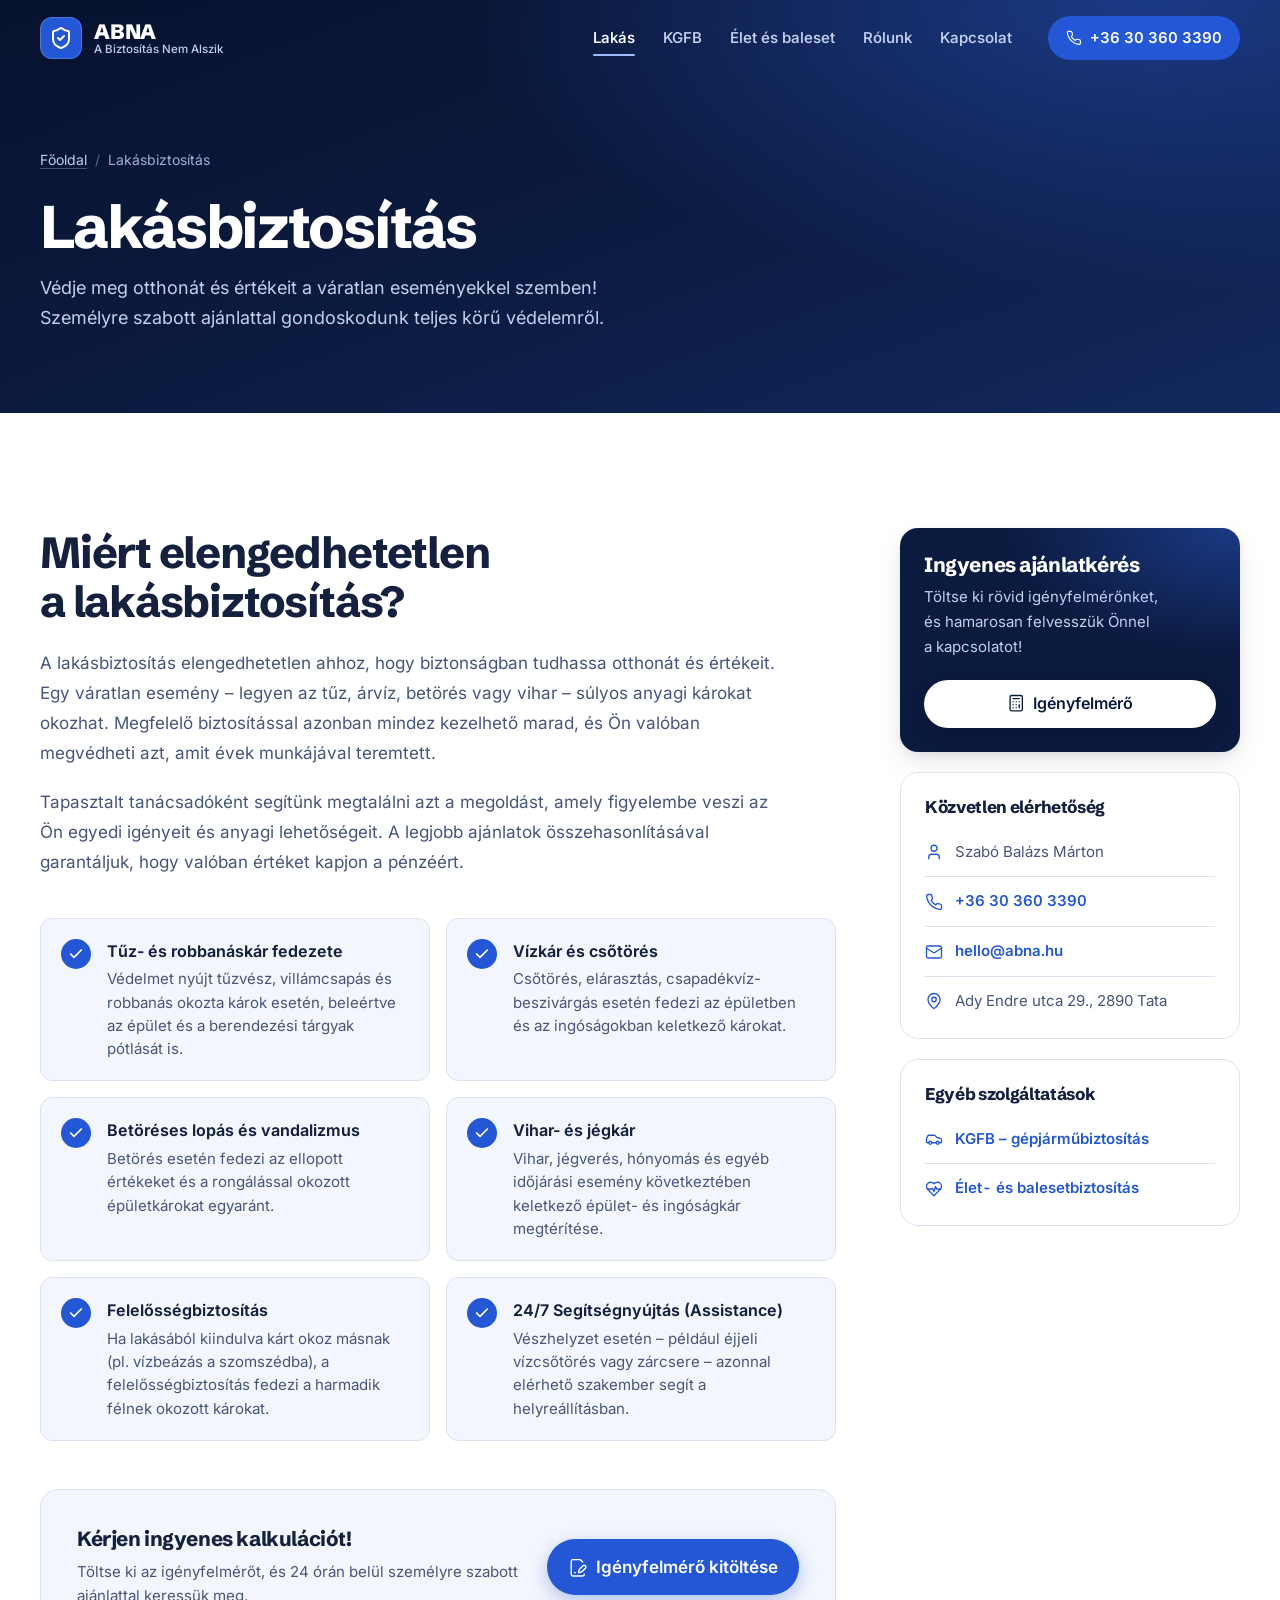
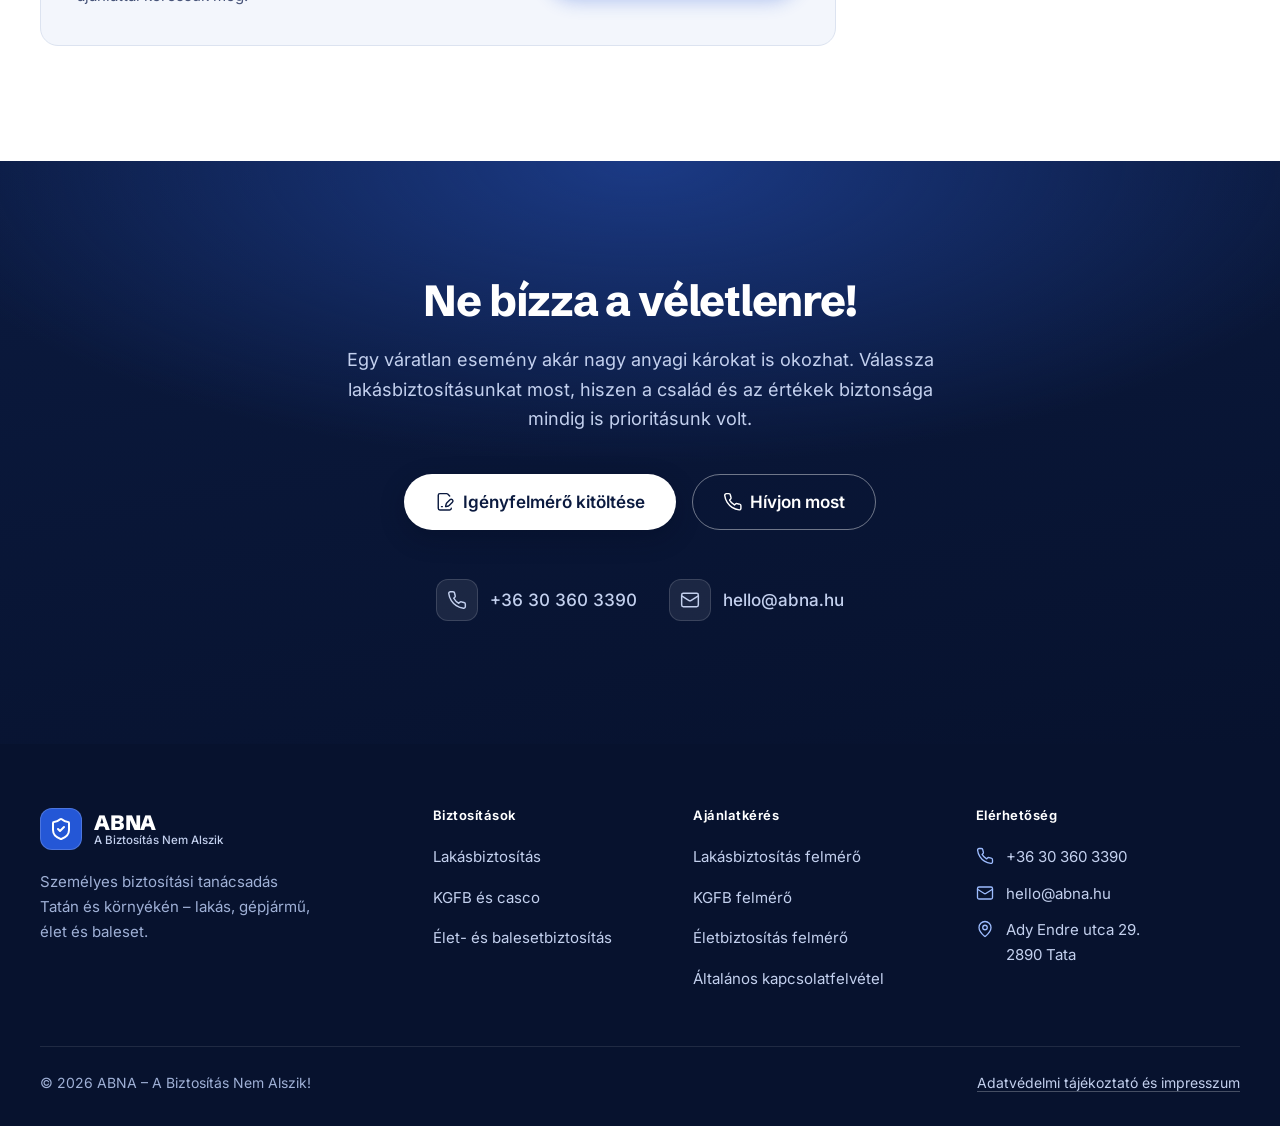
<file: lakas.html>
<!DOCTYPE html>
<html lang="hu">
<head>
  <meta charset="UTF-8" />
  <meta name="viewport" content="width=device-width, initial-scale=1" />
  <title>Lakásbiztosítás – ABNA Biztosítási Tanácsadás | Tata</title>
  <meta name="description" content="Személyre szabott lakásbiztosítás Tatán. Védje meg otthonát és értékeit tűz, vízkár és betörés ellen. Ingyenes felmérő – hívjon most!" />
  <link rel="canonical" href="https://abna.hu/lakas.html" />
  <meta name="theme-color" content="#0b1a3f" />

  <meta property="og:type" content="website" />
  <meta property="og:site_name" content="ABNA – A Biztosítás Nem Alszik!" />
  <meta property="og:locale" content="hu_HU" />
  <meta property="og:url" content="https://abna.hu/lakas.html" />
  <meta property="og:title" content="Lakásbiztosítás – ABNA Biztosítási Tanácsadás" />
  <meta property="og:description" content="Személyre szabott lakásbiztosítás. Védje meg otthonát és értékeit." />
  <meta property="og:image" content="https://abna.hu/img/og-image.jpg" />
  <meta property="og:image:width" content="1200" />
  <meta property="og:image:height" content="630" />
  <meta name="twitter:card" content="summary_large_image" />

  <link rel="icon" href="img/favicon.svg" type="image/svg+xml" />
  <link rel="apple-touch-icon" href="img/apple-touch-icon.png" />
  <link rel="preload" href="fonts/schibsted-grotesk-latin.woff2" as="font" type="font/woff2" crossorigin />
  <link rel="preload" href="fonts/inter-latin.woff2" as="font" type="font/woff2" crossorigin />
  <link rel="stylesheet" href="css/style.css" />
  <script>document.documentElement.classList.add('js');</script>
</head>
<body>

  <a class="skip-link" href="#main-content">Ugrás a tartalomra</a>

  <header class="navbar" data-navbar>
    <nav class="navbar-inner" aria-label="Főnavigáció">
      <a href="index.html" class="logo" aria-label="ABNA – főoldal">
        <span class="logo-mark" aria-hidden="true"><svg class="icon" aria-hidden="true"><use href="img/icons.svg#i-shield-check"></use></svg></span>
        <span class="logo-text">
          <span class="logo-name">ABNA</span>
          <span class="logo-sub">A Biztosítás Nem Alszik</span>
        </span>
      </a>

      <ul class="nav-links">
          <li><a href="lakas.html" class="nav-link" aria-current="page">Lakás</a></li>
          <li><a href="kgfb.html" class="nav-link">KGFB</a></li>
          <li><a href="elet.html" class="nav-link">Élet és baleset</a></li>
          <li><a href="index.html#rolunk" class="nav-link">Rólunk</a></li>
          <li><a href="felmero.html" class="nav-link">Kapcsolat</a></li>
      </ul>

      <a href="tel:+36303603390" class="nav-cta"><svg class="icon" aria-hidden="true"><use href="img/icons.svg#i-phone"></use></svg><span>+36 30 360 3390</span></a>

      <button class="nav-toggle" type="button" aria-expanded="false" aria-controls="mobile-menu" aria-label="Menü megnyitása">
        <span class="nav-toggle-bar"></span><span class="nav-toggle-bar"></span>
      </button>
    </nav>

    <div class="mobile-menu" id="mobile-menu" hidden>
      <a href="lakas.html" class="mobile-link" aria-current="page"><svg class="icon" aria-hidden="true"><use href="img/icons.svg#i-house"></use></svg><span>Lakásbiztosítás</span></a>
      <a href="kgfb.html" class="mobile-link"><svg class="icon" aria-hidden="true"><use href="img/icons.svg#i-car"></use></svg><span>KGFB és casco</span></a>
      <a href="elet.html" class="mobile-link"><svg class="icon" aria-hidden="true"><use href="img/icons.svg#i-heart-pulse"></use></svg><span>Élet- és balesetbiztosítás</span></a>
      <a href="index.html#rolunk" class="mobile-link"><svg class="icon" aria-hidden="true"><use href="img/icons.svg#i-user"></use></svg><span>Rólunk</span></a>
      <a href="felmero.html" class="mobile-link"><svg class="icon" aria-hidden="true"><use href="img/icons.svg#i-mail"></use></svg><span>Kapcsolat és ajánlatkérés</span></a>
      <a href="tel:+36303603390" class="btn btn-primary btn-block"><svg class="icon" aria-hidden="true"><use href="img/icons.svg#i-phone"></use></svg>Hívás: +36 30 360 3390</a>
    </div>
  </header>

  <main id="main-content">

    <!-- ============================================================
         PAGE HERO
         ============================================================ -->
    <section class="page-hero">
      <div class="container">
        <div class="page-hero-inner">

          <nav class="breadcrumb" aria-label="Útvonal">
            <a href="index.html">Főoldal</a>
            <span class="sep" aria-hidden="true">/</span>
            <span aria-current="page">Lakásbiztosítás</span>
          </nav>

          <h1>Lakásbiztosítás</h1>
          <p class="page-hero-lead">
            Védje meg otthonát és értékeit a váratlan eseményekkel szemben!
            Személyre szabott ajánlattal gondoskodunk teljes körű védelemről.
          </p>

        </div>
      </div>
    </section>


    <!-- ============================================================
         MAIN CONTENT + SIDEBAR
         ============================================================ -->
    <section class="section">
      <div class="container">
        <div class="subpage-grid">

          <!-- Main -->
          <article class="subpage-main">

            <h2 class="reveal">Miért elengedhetetlen a lakásbiztosítás?</h2>
            <p class="reveal" style="--d:1">
              A lakásbiztosítás elengedhetetlen ahhoz, hogy biztonságban tudhassa otthonát és
              értékeit. Egy váratlan esemény – legyen az tűz, árvíz, betörés vagy vihar –
              súlyos anyagi károkat okozhat. Megfelelő biztosítással azonban mindez kezelhető
              marad, és Ön valóban megvédheti azt, amit évek munkájával teremtett.
            </p>
            <p class="reveal" style="--d:1">
              Tapasztalt tanácsadóként segítünk megtalálni azt a megoldást, amely figyelembe
              veszi az Ön egyedi igényeit és anyagi lehetőségeit. A legjobb ajánlatok
              összehasonlításával garantáljuk, hogy valóban értéket kapjon a pénzéért.
            </p>

            <div class="benefits-list" role="list">

              <div class="benefit-item reveal" role="listitem">
                <div class="benefit-check" aria-hidden="true"><svg class="icon" aria-hidden="true"><use href="img/icons.svg#i-check"></use></svg></div>
                <div class="benefit-body">
                  <strong>Tűz- és robbanáskár fedezete</strong>
                  <span>Védelmet nyújt tűzvész, villámcsapás és robbanás okozta károk esetén, beleértve az épület és a berendezési tárgyak pótlását is.</span>
                </div>
              </div>

              <div class="benefit-item reveal" style="--d:1" role="listitem">
                <div class="benefit-check" aria-hidden="true"><svg class="icon" aria-hidden="true"><use href="img/icons.svg#i-check"></use></svg></div>
                <div class="benefit-body">
                  <strong>Vízkár és csőtörés</strong>
                  <span>Csőtörés, elárasztás, csapadékvíz-beszivárgás esetén fedezi az épületben és az ingóságokban keletkező károkat.</span>
                </div>
              </div>

              <div class="benefit-item reveal" style="--d:2" role="listitem">
                <div class="benefit-check" aria-hidden="true"><svg class="icon" aria-hidden="true"><use href="img/icons.svg#i-check"></use></svg></div>
                <div class="benefit-body">
                  <strong>Betöréses lopás és vandalizmus</strong>
                  <span>Betörés esetén fedezi az ellopott értékeket és a rongálással okozott épületkárokat egyaránt.</span>
                </div>
              </div>

              <div class="benefit-item reveal" style="--d:2" role="listitem">
                <div class="benefit-check" aria-hidden="true"><svg class="icon" aria-hidden="true"><use href="img/icons.svg#i-check"></use></svg></div>
                <div class="benefit-body">
                  <strong>Vihar- és jégkár</strong>
                  <span>Vihar, jégverés, hónyomás és egyéb időjárási esemény következtében keletkező épület- és ingóságkár megtérítése.</span>
                </div>
              </div>

              <div class="benefit-item reveal" style="--d:3" role="listitem">
                <div class="benefit-check" aria-hidden="true"><svg class="icon" aria-hidden="true"><use href="img/icons.svg#i-check"></use></svg></div>
                <div class="benefit-body">
                  <strong>Felelősségbiztosítás</strong>
                  <span>Ha lakásából kiindulva kárt okoz másnak (pl. vízbeázás a szomszédba), a felelősségbiztosítás fedezi a harmadik félnek okozott károkat.</span>
                </div>
              </div>

              <div class="benefit-item reveal" style="--d:3" role="listitem">
                <div class="benefit-check" aria-hidden="true"><svg class="icon" aria-hidden="true"><use href="img/icons.svg#i-check"></use></svg></div>
                <div class="benefit-body">
                  <strong>24/7 Segítségnyújtás (Assistance)</strong>
                  <span>Vészhelyzet esetén – például éjjeli vízcsőtörés vagy zárcsere – azonnal elérhető szakember segít a helyreállításban.</span>
                </div>
              </div>

            </div>

            <!-- Bottom CTA strip -->
            <div class="subpage-cta-strip reveal">
              <div class="subpage-cta-strip-text">
                <h3>Kérjen ingyenes kalkulációt!</h3>
                <p>Töltse ki az igényfelmérőt, és 24 órán belül személyre szabott ajánlattal keressük meg.</p>
              </div>
              <a href="felmero-lakas.html" class="btn btn-primary btn-lg">
                <svg class="icon" aria-hidden="true"><use href="img/icons.svg#i-file-pen-line"></use></svg>
                Igényfelmérő kitöltése
              </a>
            </div>

          </article>

          <!-- Sidebar -->
          <aside class="subpage-sidebar" aria-label="Kapcsolat és ajánlat">

            <!-- CTA card -->
            <div class="sidebar-card sidebar-card-cta reveal">
              <h3>Ingyenes ajánlatkérés</h3>
              <p>Töltse ki rövid igényfelmérőnket, és hamarosan felvesszük Önnel a kapcsolatot!</p>
              <a href="felmero-lakas.html" class="btn btn-white">
                <svg class="icon" aria-hidden="true"><use href="img/icons.svg#i-calculator"></use></svg>
                Igényfelmérő
              </a>
            </div>

            <!-- Contact card -->
            <div class="sidebar-card reveal" style="--d:1">
              <h4>Közvetlen elérhetőség</h4>
              <div class="sidebar-contact-row">
                <svg class="icon" aria-hidden="true"><use href="img/icons.svg#i-user"></use></svg>
                <span>Szabó Balázs Márton</span>
              </div>
              <div class="sidebar-contact-row">
                <svg class="icon" aria-hidden="true"><use href="img/icons.svg#i-phone"></use></svg>
                <a href="tel:+36303603390">+36 30 360 3390</a>
              </div>
              <div class="sidebar-contact-row">
                <svg class="icon" aria-hidden="true"><use href="img/icons.svg#i-mail"></use></svg>
                <a href="mailto:hello@abna.hu">hello@abna.hu</a>
              </div>
              <div class="sidebar-contact-row">
                <svg class="icon" aria-hidden="true"><use href="img/icons.svg#i-map-pin"></use></svg>
                <span>Ady Endre utca 29., 2890 Tata</span>
              </div>
            </div>

            <!-- Other services card -->
            <div class="sidebar-card reveal" style="--d:2">
              <h4>Egyéb szolgáltatások</h4>
              <div class="sidebar-contact-row">
                <svg class="icon" aria-hidden="true"><use href="img/icons.svg#i-car"></use></svg>
                <a href="kgfb.html">KGFB – gépjármű­biztosítás</a>
              </div>
              <div class="sidebar-contact-row">
                <svg class="icon" aria-hidden="true"><use href="img/icons.svg#i-heart-pulse"></use></svg>
                <a href="elet.html">Élet- és balesetbiztosítás</a>
              </div>
            </div>

          </aside>
        </div>
      </div>
    </section>


    <!-- ============================================================
         CTA SECTION
         ============================================================ -->
    <section class="cta-section" aria-labelledby="lakas-cta-heading">
      <div class="container">
        <div class="cta-inner">
          <h2 id="lakas-cta-heading" class="reveal" style="--d:1">Ne bízza a véletlenre!</h2>
          <p class="reveal" style="--d:2">
            Egy váratlan esemény akár nagy anyagi károkat is okozhat. Válassza
            lakásbiztosításunkat most, hiszen a család és az értékek biztonsága
            mindig is prioritásunk volt.
          </p>
          <div class="cta-buttons reveal" style="--d:3">
            <a href="felmero-lakas.html" class="btn btn-white btn-lg">
              <svg class="icon" aria-hidden="true"><use href="img/icons.svg#i-file-pen-line"></use></svg>
              Igényfelmérő kitöltése
            </a>
            <a href="tel:+36303603390" class="btn btn-secondary btn-lg">
              <svg class="icon" aria-hidden="true"><use href="img/icons.svg#i-phone"></use></svg>
              Hívjon most
            </a>
          </div>
          <ul class="cta-contacts reveal">
            <li><a href="tel:+36303603390"><svg class="icon" aria-hidden="true"><use href="img/icons.svg#i-phone"></use></svg>+36 30 360 3390</a></li>
            <li><a href="mailto:hello@abna.hu"><svg class="icon" aria-hidden="true"><use href="img/icons.svg#i-mail"></use></svg>hello@abna.hu</a></li>
          </ul>
        </div>
      </div>
    </section>

  </main>

  <footer class="footer">
    <div class="container">
      <div class="footer-top">
        <div class="footer-brand">
          <a href="index.html" class="logo" aria-label="ABNA – főoldal">
        <span class="logo-mark" aria-hidden="true"><svg class="icon" aria-hidden="true"><use href="img/icons.svg#i-shield-check"></use></svg></span>
        <span class="logo-text">
          <span class="logo-name">ABNA</span>
          <span class="logo-sub">A Biztosítás Nem Alszik</span>
        </span>
      </a>
          <p class="footer-tagline">Személyes biztosítási tanácsadás Tatán és környékén – lakás, gépjármű, élet és baleset.</p>
        </div>

        <div class="footer-col">
          <h2 class="footer-title">Biztosítások</h2>
          <ul class="footer-links">
            <li><a href="lakas.html">Lakásbiztosítás</a></li>
            <li><a href="kgfb.html">KGFB és casco</a></li>
            <li><a href="elet.html">Élet- és balesetbiztosítás</a></li>
          </ul>
        </div>

        <div class="footer-col">
          <h2 class="footer-title">Ajánlatkérés</h2>
          <ul class="footer-links">
            <li><a href="felmero-lakas.html">Lakásbiztosítás felmérő</a></li>
            <li><a href="felmero-kgfb.html">KGFB felmérő</a></li>
            <li><a href="felmero-elet.html">Életbiztosítás felmérő</a></li>
            <li><a href="felmero.html">Általános kapcsolatfelvétel</a></li>
          </ul>
        </div>

        <div class="footer-col">
          <h2 class="footer-title">Elérhetőség</h2>
          <address class="footer-contact">
            <a href="tel:+36303603390"><svg class="icon" aria-hidden="true"><use href="img/icons.svg#i-phone"></use></svg>+36 30 360 3390</a>
            <a href="mailto:hello@abna.hu"><svg class="icon" aria-hidden="true"><use href="img/icons.svg#i-mail"></use></svg>hello@abna.hu</a>
            <span><svg class="icon" aria-hidden="true"><use href="img/icons.svg#i-map-pin"></use></svg>Ady Endre utca 29.<br>2890 Tata</span>
          </address>
        </div>
      </div>

      <div class="footer-bottom">
        <p>&copy; <span data-year>2026</span> ABNA – A Biztosítás Nem Alszik!</p>
        <a href="adatvedelem.html">Adatvédelmi tájékoztató és impresszum</a>
      </div>
    </div>
  </footer>

  <script src="js/main.js" defer></script>
</body>
</html>
</file>
<file: css/style.css>
/* ============================================================
   ABNA – A Biztosítás Nem Alszik!
   Main stylesheet
   ============================================================ */

/* --- Fonts (self-hosted; latin + latin-ext for ő/ű) --- */
@font-face {
  font-family: 'Schibsted Grotesk';
  font-style: normal;
  font-weight: 400 900;
  font-display: swap;
  src: url('../fonts/schibsted-grotesk-latin-ext.woff2') format('woff2');
  unicode-range: U+0100-02BA, U+02BD-02C5, U+02C7-02CC, U+02CE-02D7, U+02DD-02FF, U+0304, U+0308, U+0329, U+1D00-1DBF, U+1E00-1E9F, U+1EF2-1EFF, U+2020, U+20A0-20AB, U+20AD-20C4, U+2113, U+2C60-2C7F, U+A720-A7FF;
}
@font-face {
  font-family: 'Schibsted Grotesk';
  font-style: normal;
  font-weight: 400 900;
  font-display: swap;
  src: url('../fonts/schibsted-grotesk-latin.woff2') format('woff2');
  unicode-range: U+0000-00FF, U+0131, U+0152-0153, U+02BB-02BC, U+02C6, U+02DA, U+02DC, U+0304, U+0308, U+0329, U+2000-206F, U+20AC, U+2122, U+2191, U+2193, U+2212, U+2215, U+FEFF, U+FFFD;
}
@font-face {
  font-family: 'Inter';
  font-style: normal;
  font-weight: 400 700;
  font-display: swap;
  src: url('../fonts/inter-latin-ext.woff2') format('woff2');
  unicode-range: U+0100-02BA, U+02BD-02C5, U+02C7-02CC, U+02CE-02D7, U+02DD-02FF, U+0304, U+0308, U+0329, U+1D00-1DBF, U+1E00-1E9F, U+1EF2-1EFF, U+2020, U+20A0-20AB, U+20AD-20C4, U+2113, U+2C60-2C7F, U+A720-A7FF;
}
@font-face {
  font-family: 'Inter';
  font-style: normal;
  font-weight: 400 700;
  font-display: swap;
  src: url('../fonts/inter-latin.woff2') format('woff2');
  unicode-range: U+0000-00FF, U+0131, U+0152-0153, U+02BB-02BC, U+02C6, U+02DA, U+02DC, U+0304, U+0308, U+0329, U+2000-206F, U+20AC, U+2122, U+2191, U+2193, U+2212, U+2215, U+FEFF, U+FFFD;
}

/* --- Tokens --- */
:root {
  /* Night navy → brand blue */
  --night:        #07122e;
  --navy-900:     #0b1a3f;
  --navy-800:     #12285e;
  --navy-700:     #1b3a85;
  --blue-600:     #2457d6;
  --blue-700:     #1c46b4;
  --blue-300:     #9dbcff;
  --blue-100:     #dbe6ff;
  --sky-50:       #f3f6fc;

  /* The one warm note: the light that stays on */
  --lamp:         #f4b740;

  /* Text */
  --text:         #14203d;
  --text-muted:   #48557a;
  --text-subtle:  #5e6a89;
  --on-dark:      #ffffff;
  --on-dark-muted: #c3d0ee;
  --on-dark-subtle: #9fb0d6;

  --border:       #dce3f0;
  --border-strong: #c3cde1;
  --danger:       #b42318;
  --success:      #0f7a4f;

  --font-display: 'Schibsted Grotesk', 'Inter', system-ui, sans-serif;
  --font-body:    'Inter', system-ui, -apple-system, 'Segoe UI', sans-serif;

  /* Spacing */
  --sp-1: .25rem; --sp-2: .5rem;  --sp-3: .75rem; --sp-4: 1rem;
  --sp-5: 1.25rem; --sp-6: 1.5rem; --sp-8: 2rem;  --sp-10: 2.5rem;
  --sp-12: 3rem;  --sp-16: 4rem;  --sp-20: 5rem;  --sp-24: 6rem;
  --section-y: clamp(4.5rem, 9vw, 7.5rem);

  --container-max: 1200px;
  --gutter: clamp(1rem, 4vw, 2rem);
  --navbar-h: 76px;

  --r-sm: 8px; --r-md: 12px; --r-lg: 18px; --r-xl: 28px; --r-full: 999px;

  --shadow-sm: 0 1px 2px rgba(11, 26, 63, .06), 0 2px 6px rgba(11, 26, 63, .05);
  --shadow-md: 0 4px 10px rgba(11, 26, 63, .07), 0 12px 28px rgba(11, 26, 63, .08);
  --shadow-lg: 0 10px 24px rgba(11, 26, 63, .10), 0 30px 60px rgba(11, 26, 63, .14);
  --shadow-btn: 0 6px 18px rgba(36, 87, 214, .32);

  --ease-out: cubic-bezier(.16, 1, .3, 1);
  --ease-in-out: cubic-bezier(.65, 0, .35, 1);
  --t-fast: .16s;
  --t-base: .24s;

  --focus: var(--blue-600);
}

/* ============================================================
   RESET & BASE
   ============================================================ */
*, *::before, *::after { box-sizing: border-box; margin: 0; padding: 0; }

html {
  font-size: 100%;
  scroll-behavior: smooth;
  scroll-padding-top: calc(var(--navbar-h) + 1rem);
  -webkit-text-size-adjust: 100%;
  text-size-adjust: 100%;
  scrollbar-color: var(--navy-700) var(--sky-50);
}
body {
  font-family: var(--font-body);
  font-size: 1.0625rem;
  line-height: 1.65;
  color: var(--text);
  background: #fff;
  -webkit-font-smoothing: antialiased;
  text-rendering: optimizeLegibility;
  accent-color: var(--blue-600);
  caret-color: var(--blue-600);
}
body.no-scroll { overflow: hidden; }

img, svg { display: block; max-width: 100%; }
img { height: auto; }
a { color: inherit; text-decoration: none; }
ul, ol { list-style: none; }
button, input, select, textarea { font: inherit; color: inherit; }
address { font-style: normal; }
[hidden] { display: none !important; }

::selection { background: var(--blue-600); color: #fff; }

:focus-visible {
  outline: 3px solid var(--focus);
  outline-offset: 3px;
  border-radius: 4px;
}
.hero, .page-hero, .cta-section, .footer, .sidebar-card-cta,
.navbar:not(.is-scrolled):not(.is-open) { --focus: var(--blue-300); }

.icon {
  width: 1.25em;
  height: 1.25em;
  flex-shrink: 0;
  fill: none;
  stroke: currentColor;
  stroke-width: 1.75;
  stroke-linecap: round;
  stroke-linejoin: round;
}

.skip-link {
  position: fixed;
  top: var(--sp-3); left: var(--sp-3);
  z-index: 2000;
  padding: var(--sp-3) var(--sp-5);
  background: #fff;
  color: var(--navy-900);
  font-weight: 600;
  border-radius: var(--r-sm);
  box-shadow: var(--shadow-md);
  transform: translateY(-160%);
  transition: transform var(--t-base) var(--ease-out);
}
.skip-link:focus { transform: none; }

.container {
  width: 100%;
  max-width: calc(var(--container-max) + 2 * var(--gutter));
  margin-inline: auto;
  padding-inline: var(--gutter);
}

/* ============================================================
   TYPOGRAPHY
   ============================================================ */
h1, h2, h3, h4 {
  font-family: var(--font-display);
  color: var(--text);
  font-weight: 750;
  line-height: 1.12;
  letter-spacing: -.02em;
  text-wrap: balance;
}
h1 { font-size: clamp(2.25rem, 4.6vw, 3.5rem); letter-spacing: -.03em; }
h2 { font-size: clamp(1.875rem, 3.4vw, 2.75rem); letter-spacing: -.028em; }
h3 { font-size: clamp(1.2rem, 1.6vw, 1.375rem); line-height: 1.25; }
h4 { font-size: 1.0625rem; }

p { color: var(--text-muted); text-wrap: pretty; }
strong { font-weight: 650; color: var(--text); }

/* ============================================================
   SECTIONS
   ============================================================ */
.section { padding-block: var(--section-y); }
.section-alt { background: var(--sky-50); }

.section-header {
  display: grid;
  gap: var(--sp-4) var(--sp-16);
  margin-bottom: clamp(2.5rem, 5vw, 4rem);
  align-items: end;
}
.section-header p { font-size: 1.125rem; max-width: 46ch; }
@media (min-width: 900px) {
  .section-header { grid-template-columns: minmax(0, 1.25fr) minmax(0, 1fr); }
  .section-header h2 { max-width: 16ch; }
}

/* ============================================================
   BUTTONS
   ============================================================ */
.btn {
  display: inline-flex;
  align-items: center;
  justify-content: center;
  gap: var(--sp-2);
  min-height: 48px;
  padding: .75rem 1.5rem;
  border: 1.5px solid transparent;
  border-radius: var(--r-full);
  font-family: var(--font-body);
  font-size: 1rem;
  font-weight: 600;
  line-height: 1.2;
  text-align: center;
  cursor: pointer;
  white-space: nowrap;
  transition:
    background-color var(--t-base) var(--ease-out),
    border-color var(--t-base) var(--ease-out),
    color var(--t-base) var(--ease-out),
    box-shadow var(--t-base) var(--ease-out),
    transform var(--t-fast) var(--ease-out);
}
.btn:active { transform: translateY(1px) scale(.985); }
.btn .icon { width: 1.15em; height: 1.15em; }

.btn-primary {
  background: var(--blue-600);
  color: #fff;
  box-shadow: var(--shadow-btn);
}
.btn-primary:hover { background: var(--blue-700); box-shadow: 0 10px 26px rgba(36, 87, 214, .38); }

.btn-secondary {
  background: transparent;
  color: #fff;
  border-color: rgba(255, 255, 255, .42);
}
.btn-secondary:hover { background: rgba(255, 255, 255, .1); border-color: #fff; }

.btn-outline {
  background: #fff;
  color: var(--blue-600);
  border-color: var(--border-strong);
}
.btn-outline:hover { border-color: var(--blue-600); }

.btn-white {
  background: #fff;
  color: var(--navy-900);
  box-shadow: 0 8px 24px rgba(3, 10, 30, .28);
}
.btn-white:hover { background: var(--blue-100); }

.btn-lg { min-height: 56px; padding: 1rem 1.875rem; font-size: 1.0625rem; }
.btn-sm { min-height: 42px; padding: .55rem 1.125rem; font-size: .9375rem; }
.btn-block { width: 100%; }

.btn.is-loading { opacity: .7; cursor: progress; }

/* ============================================================
   NAVBAR
   ============================================================ */
.navbar {
  position: fixed;
  inset: 0 0 auto 0;
  z-index: 1000;
  transition: background-color var(--t-base) var(--ease-out), box-shadow var(--t-base) var(--ease-out);
}
.navbar.is-scrolled,
.navbar.is-open {
  background: #fff;
  box-shadow: 0 1px 0 var(--border), 0 8px 24px rgba(11, 26, 63, .06);
}

.navbar-inner {
  display: flex;
  align-items: center;
  gap: var(--sp-6);
  height: var(--navbar-h);
  max-width: calc(var(--container-max) + 2 * var(--gutter));
  margin-inline: auto;
  padding-inline: var(--gutter);
}

/* Logo */
.logo {
  display: flex;
  align-items: center;
  gap: var(--sp-3);
  flex-shrink: 0;
  margin-right: auto;
}
.logo-mark {
  display: grid;
  place-items: center;
  width: 42px; height: 42px;
  border-radius: 12px;
  background: var(--blue-600);
  color: #fff;
  box-shadow: inset 0 0 0 1px rgba(255, 255, 255, .18);
}
.logo-mark .icon { width: 24px; height: 24px; stroke-width: 2; }
.logo-text { display: flex; flex-direction: column; line-height: 1.05; }
.logo-name {
  font-family: var(--font-display);
  font-size: 1.3rem;
  font-weight: 850;
  letter-spacing: -.01em;
  color: #fff;
  transition: color var(--t-base);
}
.logo-sub {
  font-size: .72rem;
  font-weight: 500;
  color: var(--on-dark-muted);
  transition: color var(--t-base);
}
.navbar.is-scrolled .logo-name, .navbar.is-open .logo-name { color: var(--navy-900); }
.navbar.is-scrolled .logo-sub,  .navbar.is-open .logo-sub  { color: var(--text-subtle); }

/* Links */
.nav-links { display: flex; align-items: center; gap: var(--sp-1); }
.nav-link {
  position: relative;
  display: block;
  padding: var(--sp-2) var(--sp-3);
  font-size: .9375rem;
  font-weight: 550;
  color: var(--on-dark-muted);
  border-radius: var(--r-sm);
  transition: color var(--t-base);
}
.nav-link::after {
  content: '';
  position: absolute;
  left: var(--sp-3); right: var(--sp-3); bottom: 2px;
  height: 2px;
  border-radius: 2px;
  background: currentColor;
  transform: scaleX(0);
  transform-origin: left;
  transition: transform .35s var(--ease-out);
}
.nav-link:hover { color: #fff; }
.nav-link:hover::after { transform: scaleX(1); }
.nav-link[aria-current="page"] { color: #fff; }
.nav-link[aria-current="page"]::after { transform: scaleX(1); background: var(--blue-300); }

.navbar.is-scrolled .nav-link { color: var(--text-muted); }
.navbar.is-scrolled .nav-link:hover,
.navbar.is-scrolled .nav-link[aria-current="page"] { color: var(--navy-900); }
.navbar.is-scrolled .nav-link[aria-current="page"]::after { background: var(--blue-600); }

.nav-cta {
  display: inline-flex;
  align-items: center;
  gap: var(--sp-2);
  min-height: 44px;
  padding: .5rem 1.125rem;
  border-radius: var(--r-full);
  background: var(--blue-600);
  color: #fff;
  font-size: .9375rem;
  font-weight: 600;
  white-space: nowrap;
  font-variant-numeric: tabular-nums;
  transition: background-color var(--t-base), box-shadow var(--t-base);
}
.nav-cta:hover { background: var(--blue-700); box-shadow: var(--shadow-btn); }
.nav-cta .icon { width: 1.05em; height: 1.05em; }

/* Toggle */
.nav-toggle {
  display: none;
  position: relative;
  width: 44px; height: 44px;
  border: 0;
  border-radius: var(--r-sm);
  background: transparent;
  cursor: pointer;
}
.nav-toggle-bar {
  position: absolute;
  left: 11px;
  width: 22px; height: 2px;
  border-radius: 2px;
  background: #fff;
  transition: transform .3s var(--ease-out), background-color var(--t-base);
}
.nav-toggle-bar:first-child { top: 17px; }
.nav-toggle-bar:last-child  { top: 25px; }
.navbar.is-scrolled .nav-toggle-bar,
.navbar.is-open .nav-toggle-bar { background: var(--navy-900); }
.nav-toggle[aria-expanded="true"] .nav-toggle-bar:first-child { transform: translateY(4px) rotate(45deg); }
.nav-toggle[aria-expanded="true"] .nav-toggle-bar:last-child  { transform: translateY(-4px) rotate(-45deg); }

/* Mobile menu */
.mobile-menu {
  display: flex;
  flex-direction: column;
  gap: var(--sp-1);
  max-height: calc(100dvh - var(--navbar-h));
  overflow-y: auto;
  padding: var(--sp-2) var(--gutter) var(--sp-6);
  background: #fff;
  border-top: 1px solid var(--border);
  box-shadow: 0 24px 40px rgba(11, 26, 63, .14);
  opacity: 0;
  transform: translateY(-8px);
  transition: opacity .22s var(--ease-out), transform .3s var(--ease-out);
}
.mobile-menu.is-open { opacity: 1; transform: none; }
.mobile-link {
  display: flex;
  align-items: center;
  gap: var(--sp-3);
  min-height: 52px;
  padding: var(--sp-2) var(--sp-3);
  border-radius: var(--r-sm);
  font-weight: 600;
  color: var(--text);
  border-bottom: 1px solid var(--border);
}
.mobile-link .icon { color: var(--blue-600); }
.mobile-link:hover { background: var(--sky-50); }
.mobile-link[aria-current="page"] { color: var(--blue-600); }
.mobile-menu .btn { margin-top: var(--sp-4); }

@media (max-width: 1100px) {
  .nav-cta span { display: none; }
  .nav-cta { width: 44px; padding: 0; justify-content: center; }
}
@media (max-width: 960px) {
  :root { --navbar-h: 68px; }
  .nav-links { display: none; }
  .nav-toggle { display: block; }
  .navbar-inner { gap: var(--sp-2); }
}

/* ============================================================
   THE BEAM — a slow sweep of light over the night-navy grounds.
   The brand promise ("insurance never sleeps") as the one ambient motion.
   ============================================================ */
.hero-beam {
  position: absolute;
  top: 6%;
  left: 74%;
  width: 0; height: 0;
  pointer-events: none;
  z-index: 0;
}
.hero-beam::before {
  content: '';
  position: absolute;
  left: -110vmax; top: -110vmax;
  width: 220vmax; height: 220vmax;
  background: conic-gradient(from 196deg at 50% 50%,
    transparent 0deg,
    rgba(157, 188, 255, .13) 10deg,
    rgba(157, 188, 255, .05) 22deg,
    transparent 32deg);
  -webkit-mask-image: radial-gradient(circle at 50% 50%, #000 0, rgba(0, 0, 0, .6) 18%, transparent 42%);
          mask-image: radial-gradient(circle at 50% 50%, #000 0, rgba(0, 0, 0, .6) 18%, transparent 42%);
  transform: rotate(-14deg);
  animation: beam-sweep 18s var(--ease-in-out) infinite alternate;
}
.hero-beam::after {
  /* the source: a soft lamp glow */
  content: '';
  position: absolute;
  left: -160px; top: -160px;
  width: 320px; height: 320px;
  border-radius: 50%;
  background: radial-gradient(circle, rgba(244, 183, 64, .16), rgba(157, 188, 255, .06) 45%, transparent 70%);
}
@keyframes beam-sweep {
  from { transform: rotate(-14deg); }
  to   { transform: rotate(22deg); }
}

/* ============================================================
   HERO — Homepage
   ============================================================ */
.hero {
  position: relative;
  overflow: hidden;
  isolation: isolate;
  min-height: min(100svh, 980px);
  display: flex;
  align-items: center;
  color: #fff;
  background:
    radial-gradient(120% 90% at 85% 0%, var(--navy-700) 0%, transparent 60%),
    linear-gradient(160deg, var(--night) 0%, var(--navy-900) 45%, var(--navy-800) 100%);
}

.hero-inner {
  position: relative;
  z-index: 1;
  display: grid;
  grid-template-columns: minmax(0, 1.12fr) minmax(0, .88fr);
  gap: clamp(2.5rem, 6vw, 5.5rem);
  align-items: center;
  padding-top: calc(var(--navbar-h) + clamp(2.5rem, 6vw, 4.5rem));
  padding-bottom: clamp(3.5rem, 7vw, 5.5rem);
}

.hero-title {
  font-size: clamp(3rem, 7.2vw, 6rem);
  font-weight: 850;
  line-height: .98;
  letter-spacing: -.04em;
  color: #fff;
  margin-bottom: var(--sp-6);
}
.hero-title .line { display: block; overflow: hidden; padding-bottom: .1em; margin-bottom: -.1em; }
.hero-title .line > span { display: inline-block; }
.hero-title .highlight {
  position: relative;
  color: var(--blue-300);
}
.hero-title .highlight::after {
  content: '';
  position: absolute;
  left: .02em; right: .1em; bottom: .02em;
  height: .07em;
  border-radius: .07em;
  background: var(--lamp);
  transform-origin: left center;
}

.hero-lead {
  max-width: 38rem;
  font-size: clamp(1.0625rem, 1.4vw, 1.25rem);
  line-height: 1.6;
  color: var(--on-dark-muted);
  margin-bottom: var(--sp-8);
}

/* Quote picker: the action, in its working form */
.hero-quote { margin-bottom: var(--sp-10); }
.hero-quote-label {
  font-size: .9375rem;
  font-weight: 600;
  color: #fff;
  margin-bottom: var(--sp-3);
}
.hero-quote-options { display: flex; flex-wrap: wrap; gap: var(--sp-3); }
.quote-chip {
  display: inline-flex;
  align-items: center;
  gap: var(--sp-2);
  min-height: 52px;
  padding: .75rem 1.25rem .75rem 1rem;
  border-radius: var(--r-md);
  background: #fff;
  color: var(--navy-900);
  font-weight: 650;
  box-shadow: 0 8px 22px rgba(3, 10, 30, .3);
  transition: transform var(--t-base) var(--ease-out), box-shadow var(--t-base) var(--ease-out), background-color var(--t-base);
}
.quote-chip .icon { color: var(--blue-600); width: 1.3em; height: 1.3em; }
.quote-chip:hover {
  transform: translateY(-2px);
  background: var(--blue-100);
  box-shadow: 0 14px 30px rgba(3, 10, 30, .38);
}
.quote-chip:active { transform: translateY(0); }

.hero-call {
  display: inline-flex;
  align-items: center;
  gap: var(--sp-2);
  margin-top: var(--sp-4);
  min-height: 44px;
  color: var(--on-dark-muted);
  font-size: .9375rem;
  transition: color var(--t-base);
}
.hero-call strong { color: #fff; font-variant-numeric: tabular-nums; }
.hero-call:hover { color: #fff; }
.hero-call:hover strong { text-decoration: underline; text-underline-offset: 4px; text-decoration-color: var(--lamp); }

/* Facts */
.hero-facts {
  display: flex;
  flex-wrap: wrap;
  gap: var(--sp-4) clamp(1.5rem, 3vw, 2.5rem);
  padding-top: var(--sp-6);
  border-top: 1px solid rgba(255, 255, 255, .14);
  max-width: 34rem;
}
.hero-fact { display: flex; flex-direction: column-reverse; }
.hero-fact dt { font-size: .875rem; color: var(--on-dark-subtle); }
.hero-fact dd {
  font-family: var(--font-display);
  font-size: clamp(1.75rem, 2.6vw, 2.25rem);
  font-weight: 800;
  line-height: 1.1;
  letter-spacing: -.02em;
  color: #fff;
  font-variant-numeric: tabular-nums;
}

/* Portrait (shared by hero and about) */
.portrait {
  position: relative;
  overflow: hidden;
  border-radius: var(--r-xl);
  background:
    radial-gradient(80% 60% at 30% 20%, var(--navy-700), transparent 70%),
    var(--navy-800);
  aspect-ratio: 4 / 5;
}
.portrait img {
  position: relative;
  z-index: 1;
  width: 100%; height: 100%;
  object-fit: cover;
  object-position: 50% 20%;
}
.portrait-fallback {
  position: absolute;
  inset: 0;
  display: grid;
  place-items: center;
  font-family: var(--font-display);
  font-size: clamp(3rem, 8vw, 6rem);
  font-weight: 850;
  letter-spacing: -.04em;
  color: rgba(157, 188, 255, .35);
}
.portrait.is-missing img { display: none; }

.hero-visual { position: relative; justify-self: end; width: 100%; max-width: 460px; }
.hero-portrait { box-shadow: 0 40px 80px rgba(2, 8, 25, .5); }
.portrait-caption {
  position: absolute;
  z-index: 2;
  left: 0; right: 0; bottom: 0;
  display: flex;
  flex-direction: column;
  padding: var(--sp-16) var(--sp-6) var(--sp-5);
  background: linear-gradient(to top, rgba(7, 18, 46, .88), rgba(7, 18, 46, 0));
  color: var(--on-dark-muted);
  font-size: .875rem;
}
.portrait-caption strong { color: #fff; font-family: var(--font-display); font-size: 1.125rem; font-weight: 700; }

.hero-note {
  position: absolute;
  z-index: 3;
  display: flex;
  align-items: center;
  gap: var(--sp-3);
  padding: var(--sp-3) var(--sp-5) var(--sp-3) var(--sp-3);
  border-radius: var(--r-md);
  background: #fff;
  color: var(--text-muted);
  font-size: .8125rem;
  line-height: 1.35;
  box-shadow: var(--shadow-lg);
}
.hero-note strong { display: block; font-size: .9375rem; color: var(--text); }
.hero-note-icon {
  display: grid;
  place-items: center;
  width: 40px; height: 40px;
  border-radius: 10px;
  background: var(--sky-50);
  color: var(--blue-600);
}
.hero-note-top    { top: 9%; left: -12%; }
.hero-note-top .hero-note-icon { background: #fff6e0; color: #b7791f; }
.hero-note-top .hero-note-icon .icon { fill: currentColor; }
.hero-note-bottom { bottom: 22%; right: -8%; }

/* ============================================================
   SERVICES
   ============================================================ */
.services-grid {
  display: grid;
  grid-template-columns: repeat(3, minmax(0, 1fr));
  gap: clamp(1rem, 2vw, 1.75rem);
}
.service-card {
  position: relative;
  display: flex;
  flex-direction: column;
  padding: clamp(1.5rem, 2.5vw, 2.25rem);
  background: #fff;
  border: 1px solid var(--border);
  border-radius: var(--r-lg);
  box-shadow: var(--shadow-sm);
  transition: border-color var(--t-base) var(--ease-out), box-shadow .4s var(--ease-out), transform .4s var(--ease-out);
}
.service-card:hover {
  border-color: rgba(36, 87, 214, .35);
  box-shadow: var(--shadow-md);
  transform: translateY(-3px);
}
.service-icon {
  display: grid;
  place-items: center;
  width: 56px; height: 56px;
  margin-bottom: var(--sp-6);
  border-radius: 14px;
  background: var(--sky-50);
  color: var(--blue-600);
  transition: background-color var(--t-base) var(--ease-out), color var(--t-base) var(--ease-out);
}
.service-icon .icon { width: 28px; height: 28px; }
.service-card:hover .service-icon { background: var(--blue-600); color: #fff; }

.service-card h3 { margin-bottom: var(--sp-3); }
.service-link::after { content: ''; position: absolute; inset: 0; border-radius: inherit; }
.service-link:focus-visible { outline: none; }
.service-link:focus-visible::after { outline: 3px solid var(--focus); outline-offset: 3px; }
.service-card p { margin-bottom: var(--sp-5); }

.service-tags { display: flex; flex-wrap: wrap; gap: var(--sp-2); margin-bottom: var(--sp-8); }
.service-tags li {
  padding: .25rem .7rem;
  border-radius: var(--r-full);
  background: var(--sky-50);
  border: 1px solid var(--border);
  font-size: .8125rem;
  font-weight: 550;
  color: var(--text-muted);
}

.service-card-footer {
  display: flex;
  align-items: center;
  justify-content: space-between;
  gap: var(--sp-3);
  margin-top: auto;
  padding-top: var(--sp-5);
  border-top: 1px solid var(--border);
}
.service-more {
  display: inline-flex;
  align-items: center;
  gap: var(--sp-2);
  font-weight: 600;
  font-size: .9375rem;
  color: var(--blue-600);
}
.service-more .icon { transition: transform .35s var(--ease-out); }
.service-card:hover .service-more .icon { transform: translateX(4px); }
.service-card-footer .btn { position: relative; z-index: 1; }

/* ============================================================
   ABOUT
   ============================================================ */
.about-inner {
  display: grid;
  grid-template-columns: minmax(0, .85fr) minmax(0, 1fr);
  gap: clamp(2.5rem, 7vw, 6rem);
  align-items: center;
}
.about-visual { position: relative; }
.about-portrait { box-shadow: var(--shadow-lg); }
.about-place {
  position: absolute;
  right: -6%;
  bottom: 8%;
  z-index: 2;
  display: flex;
  align-items: center;
  gap: var(--sp-3);
  padding: var(--sp-4) var(--sp-5);
  border-radius: var(--r-md);
  background: #fff;
  border: 1px solid var(--border);
  box-shadow: var(--shadow-lg);
  font-size: .875rem;
  line-height: 1.35;
  color: var(--text-muted);
  transition: transform var(--t-base) var(--ease-out), border-color var(--t-base);
}
.about-place:hover { transform: translateY(-2px); border-color: var(--blue-600); }
.about-place .icon { color: var(--blue-600); width: 24px; height: 24px; }
.about-place strong { display: block; font-size: .9375rem; }

.about-content h2 { margin-bottom: var(--sp-5); max-width: 18ch; }
.about-lead { font-size: 1.125rem; margin-bottom: var(--sp-8); max-width: 54ch; }

.about-features {
  display: grid;
  grid-template-columns: repeat(2, minmax(0, 1fr));
  gap: var(--sp-6) var(--sp-8);
  margin-bottom: var(--sp-10);
}
.about-feat { display: flex; gap: var(--sp-4); font-size: .9375rem; color: var(--text-muted); line-height: 1.5; }
.about-feat strong { display: block; margin-bottom: 2px; font-size: 1rem; }
.about-feat-icon {
  display: grid;
  place-items: center;
  flex-shrink: 0;
  width: 42px; height: 42px;
  border-radius: 12px;
  background: var(--sky-50);
  color: var(--blue-600);
}

/* ============================================================
   VALUES
   ============================================================ */
.values-grid {
  display: grid;
  grid-template-columns: repeat(3, minmax(0, 1fr));
  gap: var(--sp-10) clamp(1.5rem, 4vw, 3.5rem);
}
.value { padding-top: var(--sp-6); border-top: 2px solid var(--navy-900); }
.value-icon { width: 32px; height: 32px; color: var(--blue-600); margin-bottom: var(--sp-5); stroke-width: 1.5; }
.value h3 { margin-bottom: var(--sp-3); }

/* ============================================================
   TESTIMONIALS
   ============================================================ */
.testimonials-grid {
  display: grid;
  grid-template-columns: repeat(3, minmax(0, 1fr));
  gap: clamp(1rem, 2vw, 1.75rem);
}
.testimonial {
  display: flex;
  flex-direction: column;
  padding: clamp(1.5rem, 2.5vw, 2rem);
  border-radius: var(--r-lg);
  background: var(--sky-50);
  border: 1px solid var(--border);
}
.testimonial-stars { display: flex; gap: 3px; margin-bottom: var(--sp-5); color: var(--lamp); }
.testimonial-stars .icon { width: 18px; height: 18px; fill: currentColor; stroke-width: 1.25; }
.testimonial-quote { flex: 1; margin-bottom: var(--sp-6); }
.testimonial-quote p { font-size: 1.0625rem; line-height: 1.65; color: var(--text); }
.testimonial-author {
  display: flex;
  align-items: center;
  gap: var(--sp-3);
  padding-top: var(--sp-5);
  border-top: 1px solid var(--border);
  font-size: .875rem;
  color: var(--text-subtle);
  line-height: 1.35;
}
.testimonial-author strong { display: block; font-size: .9375rem; }
.testimonial-avatar {
  display: grid;
  place-items: center;
  flex-shrink: 0;
  width: 44px; height: 44px;
  border-radius: 50%;
  background: var(--navy-900);
  color: #fff;
  font-family: var(--font-display);
  font-weight: 700;
}

/* ============================================================
   CTA / CONTACT
   ============================================================ */
.cta-section {
  position: relative;
  overflow: hidden;
  isolation: isolate;
  padding-block: var(--section-y);
  text-align: center;
  color: #fff;
  background:
    radial-gradient(90% 80% at 50% 0%, var(--navy-700) 0%, transparent 65%),
    linear-gradient(170deg, var(--navy-900), var(--night));
}
.cta-section .hero-beam { left: 50%; top: -4%; }
.cta-inner { position: relative; z-index: 1; max-width: 780px; margin-inline: auto; }
.cta-section h2 { color: #fff; margin-bottom: var(--sp-5); }
.cta-section h2 .line { display: block; }
.cta-section p { color: var(--on-dark-muted); font-size: 1.125rem; max-width: 56ch; margin: 0 auto var(--sp-10); }

.cta-buttons { display: flex; flex-wrap: wrap; justify-content: center; gap: var(--sp-4); margin-bottom: var(--sp-12); }
.cta-buttons-start { justify-content: flex-start; margin-bottom: 0; }

.cta-contacts { display: flex; flex-wrap: wrap; justify-content: center; gap: var(--sp-3) var(--sp-8); }
.cta-contacts a {
  display: inline-flex;
  align-items: center;
  gap: var(--sp-3);
  min-height: 44px;
  color: var(--on-dark-muted);
  font-weight: 500;
  font-variant-numeric: tabular-nums;
  transition: color var(--t-base);
}
.cta-contacts a:hover { color: #fff; }
.cta-contacts .icon {
  box-sizing: content-box;
  padding: 10px;
  border-radius: 12px;
  background: rgba(255, 255, 255, .08);
  border: 1px solid rgba(255, 255, 255, .14);
  width: 20px; height: 20px;
  transition: background-color var(--t-base);
}
.cta-contacts a:hover .icon { background: rgba(255, 255, 255, .16); }

/* ============================================================
   FOOTER
   ============================================================ */
.footer {
  background: var(--night);
  color: var(--on-dark-subtle);
  padding: var(--sp-16) 0 var(--sp-8);
  font-size: .9375rem;
}
.footer-top {
  display: grid;
  grid-template-columns: 1.6fr 1fr 1.1fr 1.2fr;
  gap: var(--sp-10);
  padding-bottom: var(--sp-12);
  border-bottom: 1px solid rgba(255, 255, 255, .1);
}
.footer .logo { margin-right: 0; }
.footer-tagline { margin-top: var(--sp-5); max-width: 30ch; color: var(--on-dark-subtle); font-size: .9375rem; }
.footer-title {
  font-family: var(--font-body);
  font-size: .8125rem;
  font-weight: 650;
  letter-spacing: .04em;
  color: #fff;
  margin-bottom: var(--sp-4);
}
.footer-links { display: flex; flex-direction: column; gap: var(--sp-1); }
.footer-links a,
.footer-contact a,
.footer-contact span {
  display: inline-flex;
  align-items: flex-start;
  gap: var(--sp-3);
  padding-block: 6px;
  color: var(--on-dark-muted);
  transition: color var(--t-base);
}
.footer-links a:hover, .footer-contact a:hover { color: #fff; }
.footer-contact { display: flex; flex-direction: column; }
.footer-contact .icon { color: var(--blue-300); margin-top: 2px; width: 18px; height: 18px; }

.footer-bottom {
  display: flex;
  flex-wrap: wrap;
  justify-content: space-between;
  gap: var(--sp-4);
  padding-top: var(--sp-6);
  font-size: .875rem;
}
.footer-bottom p { color: var(--on-dark-subtle); }
.footer-bottom a { color: var(--on-dark-muted); text-decoration: underline; text-underline-offset: 3px; text-decoration-color: rgba(255, 255, 255, .25); }
.footer-bottom a:hover { color: #fff; text-decoration-color: currentColor; }

/* ============================================================
   PAGE HERO — Subpages
   ============================================================ */
.page-hero {
  position: relative;
  overflow: hidden;
  isolation: isolate;
  padding-top: var(--navbar-h);
  color: #fff;
  background:
    radial-gradient(90% 120% at 90% 0%, var(--navy-700) 0%, transparent 60%),
    linear-gradient(160deg, var(--night) 0%, var(--navy-900) 50%, var(--navy-800) 100%);
}
.page-hero-inner {
  position: relative;
  z-index: 1;
  padding: clamp(2.5rem, 6vw, 4.5rem) 0 clamp(3rem, 7vw, 5rem);
  max-width: 760px;
}
.page-hero-full { min-height: 100svh; display: flex; align-items: center; }
.page-hero-full > .container { width: 100%; }

.breadcrumb {
  display: flex;
  flex-wrap: wrap;
  align-items: center;
  gap: var(--sp-2);
  margin-bottom: var(--sp-6);
  font-size: .875rem;
  color: var(--on-dark-subtle);
}
.breadcrumb a { color: var(--on-dark-muted); text-decoration: underline; text-underline-offset: 3px; text-decoration-color: rgba(255, 255, 255, .25); }
.breadcrumb a:hover { color: #fff; text-decoration-color: currentColor; }
.breadcrumb .sep { opacity: .5; }

.page-hero h1 { color: #fff; margin-bottom: var(--sp-4); font-size: clamp(2.25rem, 5vw, 3.75rem); letter-spacing: -.035em; line-height: 1.04; }
.page-hero-lead { color: var(--on-dark-muted); font-size: clamp(1.0625rem, 1.4vw, 1.25rem); max-width: 40rem; }
.error-code {
  font-family: var(--font-display);
  font-size: clamp(5rem, 16vw, 9rem);
  font-weight: 850;
  line-height: 1;
  letter-spacing: -.05em;
  color: var(--blue-300);
  opacity: .5;
  margin-bottom: var(--sp-2);
}
.page-hero-full .page-hero-lead { margin-bottom: var(--sp-8); }

/* Solid fallback behind the gradients (listed after the shorthands on purpose) */
.hero, .page-hero, .cta-section { background-color: var(--navy-900); }

/* ============================================================
   SUBPAGE CONTENT
   ============================================================ */
.subpage-grid {
  display: grid;
  grid-template-columns: minmax(0, 1fr) 340px;
  gap: clamp(2rem, 5vw, 4.5rem);
  align-items: start;
}
.subpage-main h2 { margin-bottom: var(--sp-6); max-width: 22ch; }
.subpage-main > p { font-size: 1.0625rem; line-height: 1.75; margin-bottom: var(--sp-5); max-width: 68ch; }

.benefits-list {
  display: grid;
  grid-template-columns: repeat(2, minmax(0, 1fr));
  gap: var(--sp-4);
  margin: var(--sp-10) 0;
}
.benefit-item {
  display: flex;
  gap: var(--sp-4);
  padding: var(--sp-5);
  border-radius: var(--r-md);
  background: var(--sky-50);
  border: 1px solid var(--border);
}
.benefit-check {
  display: grid;
  place-items: center;
  flex-shrink: 0;
  width: 30px; height: 30px;
  border-radius: 50%;
  background: var(--blue-600);
  color: #fff;
}
.benefit-check .icon { width: 16px; height: 16px; stroke-width: 2.5; }
.benefit-body { font-size: .9375rem; line-height: 1.55; color: var(--text-muted); }
.benefit-body strong { display: block; margin-bottom: var(--sp-1); font-size: 1rem; }

.subpage-sidebar {
  position: sticky;
  top: calc(var(--navbar-h) + var(--sp-6));
  display: flex;
  flex-direction: column;
  gap: var(--sp-5);
}
.sidebar-card {
  padding: var(--sp-6);
  border-radius: var(--r-lg);
  background: #fff;
  border: 1px solid var(--border);
}
.sidebar-card-cta {
  border: 0;
  color: #fff;
  background:
    radial-gradient(100% 80% at 100% 0%, var(--navy-700), transparent 70%),
    var(--navy-900);
  box-shadow: var(--shadow-md);
}
.sidebar-card-cta h3 { color: #fff; margin-bottom: var(--sp-2); }
.sidebar-card-cta p { color: var(--on-dark-muted); margin-bottom: var(--sp-5); font-size: .9375rem; }
.sidebar-card-cta .btn { width: 100%; }
.sidebar-card h4 { margin-bottom: var(--sp-3); }

.sidebar-contact-row {
  display: flex;
  align-items: center;
  gap: var(--sp-3);
  padding: var(--sp-3) 0;
  border-bottom: 1px solid var(--border);
  font-size: .9375rem;
  color: var(--text-muted);
}
.sidebar-contact-row:last-child { border-bottom: 0; padding-bottom: 0; }
.sidebar-contact-row .icon { color: var(--blue-600); width: 18px; height: 18px; }
.sidebar-contact-row a { color: var(--blue-600); font-weight: 600; font-variant-numeric: tabular-nums; }
.sidebar-contact-row a:hover { text-decoration: underline; text-underline-offset: 3px; }

.subpage-cta-strip {
  display: flex;
  align-items: center;
  justify-content: space-between;
  gap: var(--sp-6);
  margin-top: var(--sp-12);
  padding: clamp(1.5rem, 3vw, 2.25rem);
  border-radius: var(--r-lg);
  background: var(--sky-50);
  border: 1px solid var(--border);
}
.subpage-cta-strip-text h3 { margin-bottom: var(--sp-2); }
.subpage-cta-strip-text p { font-size: .9375rem; }

/* Long-form text (privacy page) */
.prose { max-width: 72ch; }
.prose h2 { font-size: clamp(1.375rem, 2.2vw, 1.75rem); margin: var(--sp-12) 0 var(--sp-4); }
.prose h2:first-child { margin-top: 0; }
.prose p { margin-bottom: var(--sp-4); line-height: 1.75; }
.prose a { color: var(--blue-600); text-decoration: underline; text-underline-offset: 3px; }
.facts-list > div {
  display: grid;
  grid-template-columns: minmax(0, 14rem) minmax(0, 1fr);
  gap: var(--sp-4);
  padding: var(--sp-3) 0;
  border-bottom: 1px solid var(--border);
}
.facts-list dt { font-weight: 600; }
.facts-list dd { color: var(--text-muted); }
.facts-list a { color: var(--blue-600); }
mark.todo {
  padding: 0 .3em;
  border-radius: 4px;
  background: #fff1cc;
  color: #7a4b00;
  outline: 1px dashed #d79a16;
}

/* ============================================================
   FORMS
   ============================================================ */
.form-page-grid {
  display: grid;
  grid-template-columns: minmax(0, 1fr) 360px;
  gap: clamp(2rem, 4vw, 3.5rem);
  align-items: start;
}
.form-card {
  padding: clamp(1.5rem, 4vw, 2.75rem);
  border-radius: var(--r-xl);
  background: #fff;
  border: 1px solid var(--border);
  box-shadow: var(--shadow-md);
}
.form-card-title { font-family: var(--font-display); font-size: 1.375rem; font-weight: 750; color: var(--text); margin-bottom: var(--sp-1); }
.form-card-sub { font-size: .9375rem; margin-bottom: var(--sp-8); }

.form-row { display: grid; grid-template-columns: repeat(2, minmax(0, 1fr)); gap: 0 var(--sp-5); }
.form-group {
  display: flex;
  flex-direction: column;
  gap: var(--sp-2);
  margin-bottom: var(--sp-5);
  min-width: 0;
  border: 0;
}
.form-label { font-size: .9375rem; font-weight: 600; color: var(--text); padding: 0; }
legend.form-label { margin-bottom: var(--sp-2); }
.form-label .req { color: var(--danger); margin-left: 2px; }

.form-input, .form-select, .form-textarea {
  width: 100%;
  min-height: 50px;
  padding: .75rem 1rem;
  border: 1.5px solid var(--border-strong);
  border-radius: var(--r-md);
  background: #fff;
  font-size: 1rem;
  color: var(--text);
  appearance: none;
  -webkit-appearance: none;
  transition: border-color var(--t-fast), box-shadow var(--t-base) var(--ease-out);
}
.form-input::placeholder, .form-textarea::placeholder { color: #67728f; }
.form-input:hover, .form-select:hover, .form-textarea:hover { border-color: #9aa8c6; }
.form-input:focus, .form-select:focus, .form-textarea:focus {
  outline: none;
  border-color: var(--blue-600);
  box-shadow: 0 0 0 4px rgba(36, 87, 214, .16);
}
.form-select {
  padding-right: 2.75rem;
  background-image: url("data:image/svg+xml,%3Csvg xmlns='http://www.w3.org/2000/svg' width='18' height='18' viewBox='0 0 24 24' fill='none' stroke='%2348557a' stroke-width='2' stroke-linecap='round' stroke-linejoin='round'%3E%3Cpath d='m6 9 6 6 6-6'/%3E%3C/svg%3E");
  background-repeat: no-repeat;
  background-position: right 1rem center;
  cursor: pointer;
}
.form-textarea { min-height: 120px; resize: vertical; line-height: 1.6; }
input[type="number"] { -moz-appearance: textfield; }
#rendszam { text-transform: uppercase; }
#rendszam::placeholder { text-transform: none; }

/* Errors */
[aria-invalid="true"].form-input,
[aria-invalid="true"].form-select,
[aria-invalid="true"].form-textarea { border-color: var(--danger); }
[aria-invalid="true"]:focus { box-shadow: 0 0 0 4px rgba(180, 35, 24, .14); }
.form-error {
  display: flex;
  align-items: center;
  gap: var(--sp-2);
  font-size: .875rem;
  font-weight: 500;
  color: var(--danger);
  animation: error-in .25s var(--ease-out);
}
.form-error::before {
  content: '';
  width: 16px; height: 16px;
  flex-shrink: 0;
  background: currentColor;
  -webkit-mask: url("data:image/svg+xml,%3Csvg xmlns='http://www.w3.org/2000/svg' viewBox='0 0 24 24' fill='none' stroke='black' stroke-width='2' stroke-linecap='round'%3E%3Ccircle cx='12' cy='12' r='10'/%3E%3Cpath d='M12 8v4M12 16h.01'/%3E%3C/svg%3E") center / contain no-repeat;
          mask: url("data:image/svg+xml,%3Csvg xmlns='http://www.w3.org/2000/svg' viewBox='0 0 24 24' fill='none' stroke='black' stroke-width='2' stroke-linecap='round'%3E%3Ccircle cx='12' cy='12' r='10'/%3E%3Cpath d='M12 8v4M12 16h.01'/%3E%3C/svg%3E") center / contain no-repeat;
}
@keyframes error-in { from { opacity: 0; transform: translateY(-4px); } }
.form-status {
  margin-top: var(--sp-5);
  padding: var(--sp-4) var(--sp-5);
  border-radius: var(--r-md);
  background: #fdecea;
  color: var(--danger);
  font-size: .9375rem;
  font-weight: 500;
}

/* Choice pills */
.radio-group, .check-group { display: flex; flex-wrap: wrap; gap: var(--sp-2); }
.radio-option, .check-option {
  display: inline-flex;
  align-items: center;
  gap: var(--sp-2);
  min-height: 46px;
  padding: .5rem 1rem .5rem .8rem;
  border: 1.5px solid var(--border-strong);
  border-radius: var(--r-full);
  background: #fff;
  cursor: pointer;
  transition: border-color var(--t-fast), background-color var(--t-fast), box-shadow var(--t-base);
}
.radio-option:hover, .check-option:hover { border-color: #9aa8c6; }
.radio-option:has(input:checked), .check-option:has(input:checked) {
  border-color: var(--blue-600);
  background: #eef3ff;
}
.radio-option:has(input:focus-visible), .check-option:has(input:focus-visible) {
  box-shadow: 0 0 0 4px rgba(36, 87, 214, .2);
}
.radio-option input, .check-option input { width: 18px; height: 18px; margin: 0; cursor: pointer; }
.radio-option input:focus-visible, .check-option input:focus-visible { outline: none; }
.radio-option span, .check-option span { font-size: .9375rem; font-weight: 500; color: var(--text); user-select: none; }

/* Consent */
.form-consent {
  display: flex;
  flex-wrap: wrap;
  align-items: flex-start;
  gap: var(--sp-3);
  margin: var(--sp-6) 0 0;
  padding: var(--sp-4) var(--sp-5);
  border-radius: var(--r-md);
  background: var(--sky-50);
  border: 1.5px solid var(--border);
}
.form-consent.has-error { border-color: var(--danger); }
.form-consent input { width: 20px; height: 20px; margin-top: 2px; flex-shrink: 0; cursor: pointer; }
.form-consent-text { flex: 1; font-size: .875rem; line-height: 1.6; color: var(--text-muted); cursor: pointer; }
.form-consent-text a { color: var(--blue-600); font-weight: 600; text-decoration: underline; text-underline-offset: 2px; }
.form-consent .form-error { flex-basis: 100%; padding-left: calc(20px + var(--sp-3)); }

.form-submit-row { display: flex; flex-wrap: wrap; align-items: center; gap: var(--sp-3) var(--sp-5); margin-top: var(--sp-6); }
.form-note { display: inline-flex; align-items: center; gap: var(--sp-2); font-size: .875rem; color: var(--text-subtle); }
.form-note .icon { color: var(--success); width: 16px; height: 16px; }

.form-divider { height: 1px; background: var(--border); margin: var(--sp-8) 0 var(--sp-6); }
.form-section-title {
  font-family: var(--font-display);
  font-size: 1.125rem;
  font-weight: 700;
  color: var(--text);
  margin-bottom: var(--sp-5);
}

/* Success */
.form-success { text-align: center; padding: var(--sp-10) var(--sp-4); }
.form-success.is-notice {
  margin-bottom: var(--sp-8);
  padding: var(--sp-6);
  border-radius: var(--r-lg);
  background: #eef8f2;
  border: 1px solid #bfe3cf;
}
.form-success.is-notice .form-success-icon { width: 52px; height: 52px; margin-bottom: var(--sp-4); }
.form-success.is-notice p { margin-bottom: var(--sp-5); }
.form-success:focus { outline: none; }
.form-success:not([hidden]) { animation: success-in .6s var(--ease-out); }
@keyframes success-in { from { opacity: 0; transform: translateY(10px); } }
.form-success-icon {
  display: grid;
  place-items: center;
  width: 72px; height: 72px;
  margin: 0 auto var(--sp-6);
  border-radius: 50%;
  background: #e3f5ec;
  color: var(--success);
}
.form-success-icon .icon { width: 34px; height: 34px; stroke-width: 2.5; }
.form-success-icon .icon use { stroke-dasharray: 30; stroke-dashoffset: 30; animation: check-draw .6s .25s var(--ease-out) forwards; }
@keyframes check-draw { to { stroke-dashoffset: 0; } }
.form-success-title { font-size: clamp(1.375rem, 2.4vw, 1.75rem); margin-bottom: var(--sp-3); }
.form-success p { max-width: 44ch; margin: 0 auto var(--sp-8); }

/* Info sidebar on form pages */
.form-info-card {
  padding: var(--sp-6);
  border-radius: var(--r-lg);
  background: #fff;
  border: 1px solid var(--border);
}
.form-info-card h4 { margin-bottom: var(--sp-5); }
.form-info-step { position: relative; display: flex; gap: var(--sp-4); padding-bottom: var(--sp-5); }
.form-info-step:last-child { padding-bottom: 0; }
.form-info-step:not(:last-child)::before {
  content: '';
  position: absolute;
  left: 15px; top: 34px; bottom: 2px;
  width: 2px;
  background: var(--border);
}
.form-step-num {
  display: grid;
  place-items: center;
  flex-shrink: 0;
  width: 32px; height: 32px;
  border-radius: 50%;
  background: var(--navy-900);
  color: #fff;
  font-family: var(--font-display);
  font-weight: 700;
  font-size: .9375rem;
}
.form-step-text { font-size: .875rem; color: var(--text-muted); line-height: 1.5; }
.form-step-text strong { display: block; font-size: .9375rem; margin-bottom: 2px; }

/* ============================================================
   MOTION
   Content is visible by default; the .js class (set in <head>)
   opts it into entrances, and main.js reveals it.
   ============================================================ */
.js .reveal {
  opacity: 0;
  transform: translateY(18px);
  transition: opacity .8s var(--ease-out), transform .9s var(--ease-out);
  transition-delay: calc(var(--d, 0) * 90ms);
}
.js .reveal.is-visible { opacity: 1; transform: none; }

/* Hero entrance */
.js .hero-title .line > span {
  transform: translateY(105%);
  transition: transform 1.05s var(--ease-out);
}
.js .hero-title .line:nth-child(2) > span { transition-delay: .1s; }
.js .hero-title .highlight::after {
  transform: scaleX(0);
  transition: transform .9s .8s var(--ease-out);
}
.js .hero-lead, .js .hero-quote, .js .hero-facts,
.js .hero-note, .js .page-hero-inner > * {
  opacity: 0;
  transform: translateY(14px);
  transition: opacity .8s var(--ease-out), transform .9s var(--ease-out);
}
.js .hero-lead  { transition-delay: .3s; }
.js .hero-quote { transition-delay: .42s; }
.js .hero-facts { transition-delay: .54s; }
.js .hero-note-top    { transition-delay: 1s; }
.js .hero-note-bottom { transition-delay: 1.15s; }
.js .hero-portrait {
  clip-path: inset(100% 0 0 0 round var(--r-xl));
  transition: clip-path 1.3s .15s var(--ease-out);
}
.js .hero-portrait img { transform: scale(1.08); transition: transform 1.8s .15s var(--ease-out); }
.js .page-hero-inner > :nth-child(2) { transition-delay: .06s; }
.js .page-hero-inner > :nth-child(3) { transition-delay: .12s; }
.js .page-hero-inner > :nth-child(4) { transition-delay: .18s; }
.js .page-hero-inner > :nth-child(n+5) { transition-delay: .24s; }

.js.is-loaded .hero-title .line > span,
.js.is-loaded .hero-lead, .js.is-loaded .hero-quote, .js.is-loaded .hero-facts,
.js.is-loaded .hero-note, .js.is-loaded .page-hero-inner > * { opacity: 1; transform: none; }
.js.is-loaded .hero-title .highlight::after { transform: scaleX(1); }
.js.is-loaded .hero-portrait { clip-path: inset(0 0 0 0 round var(--r-xl)); }
.js.is-loaded .hero-portrait img { transform: none; }

@media (prefers-reduced-motion: reduce) {
  html { scroll-behavior: auto; }
  .hero-beam::before { animation: none; transform: rotate(4deg); }
  .js .reveal,
  .js .hero-title .line > span,
  .js .hero-lead, .js .hero-quote, .js .hero-facts, .js .hero-note,
  .js .page-hero-inner > *,
  .js .hero-portrait img { transform: none; }
  .js .hero-portrait { clip-path: none; }
  .js .hero-title .highlight::after { transform: none; }
  .js .reveal, .js .hero-lead, .js .hero-quote, .js .hero-facts, .js .hero-note,
  .js .page-hero-inner > * { transition: opacity .4s ease; transition-delay: 0s; }
  .service-card:hover, .quote-chip:hover, .about-place:hover { transform: none; }
  .form-success-icon .icon use { animation: none; stroke-dashoffset: 0; }
}

/* ============================================================
   RESPONSIVE
   ============================================================ */
@media (max-width: 1100px) {
  .hero-note-top { left: -6%; }
  .hero-note-bottom { right: -4%; }
  .footer-top { grid-template-columns: 1fr 1fr 1fr; }
  .footer-brand { grid-column: 1 / -1; }
}

@media (max-width: 960px) {
  .hero { min-height: auto; }
  .hero-inner { grid-template-columns: 1fr; gap: var(--sp-8); }
  .hero-visual { justify-self: start; max-width: none; }
  .hero-beam { left: 88%; top: 2%; }
  .hero-note { display: none; }

  /* The advisor stays visible on small screens, as a compact byline */
  .hero-portrait {
    display: flex;
    align-items: center;
    gap: var(--sp-4);
    aspect-ratio: auto;
    overflow: visible;
    background: none;
    box-shadow: none;
  }
  .js .hero-portrait, .js.is-loaded .hero-portrait { clip-path: none; }
  .hero-portrait img, .hero-portrait .portrait-fallback {
    position: relative;
    width: 64px; height: 64px;
    flex-shrink: 0;
    border-radius: 50%;
    box-shadow: 0 0 0 2px rgba(157, 188, 255, .4);
  }
  .hero-portrait .portrait-fallback { display: none; font-size: 1.25rem; color: var(--blue-300); background: var(--navy-800); }
  .hero-portrait.is-missing .portrait-fallback { display: grid; }
  .hero-portrait .portrait-caption { position: static; padding: 0; background: none; }

  .about-inner { grid-template-columns: 1fr; }
  .about-visual { max-width: 460px; }
  .about-place { right: auto; left: var(--sp-4); bottom: var(--sp-4); }

  .services-grid, .testimonials-grid { grid-template-columns: 1fr; max-width: 640px; }
  .values-grid { grid-template-columns: 1fr; max-width: 640px; }

  .subpage-grid, .form-page-grid { grid-template-columns: 1fr; }
  .subpage-sidebar { position: static; }
  .subpage-cta-strip { flex-direction: column; align-items: flex-start; }
}

@media (max-width: 640px) {
  body { font-size: 1rem; }
  .hero-title { font-size: clamp(2.75rem, 13vw, 3.5rem); }
  .quote-chip { flex: 1 1 100%; }
  .hero-facts { display: grid; grid-template-columns: repeat(3, auto); justify-content: start; gap: var(--sp-4) var(--sp-6); }
  .hero-fact dd { font-size: 1.5rem; }
  .hero-fact dt { font-size: .8125rem; }

  .about-features, .benefits-list, .form-row { grid-template-columns: 1fr; }
  .about-visual { max-width: none; }
  .about-portrait { aspect-ratio: 5 / 4; }

  .service-card-footer { flex-direction: column; align-items: stretch; }
  .service-card-footer .btn { width: 100%; }
  .service-more { justify-content: center; padding-block: var(--sp-1); }

  .cta-buttons .btn { width: 100%; }
  .cta-contacts { flex-direction: column; align-items: center; }

  .footer-top { grid-template-columns: 1fr; gap: var(--sp-8); }
  .footer-bottom { flex-direction: column; }

  .subpage-cta-strip .btn, .form-submit-row .btn { width: 100%; }
  .facts-list > div { grid-template-columns: 1fr; gap: 0; }
}

@media print {
  .navbar, .hero-beam, .mobile-menu, .skip-link { display: none !important; }
  .hero, .page-hero, .cta-section, .footer { background: none; color: #000; }
  .js .reveal { opacity: 1; transform: none; }
}
</file>
